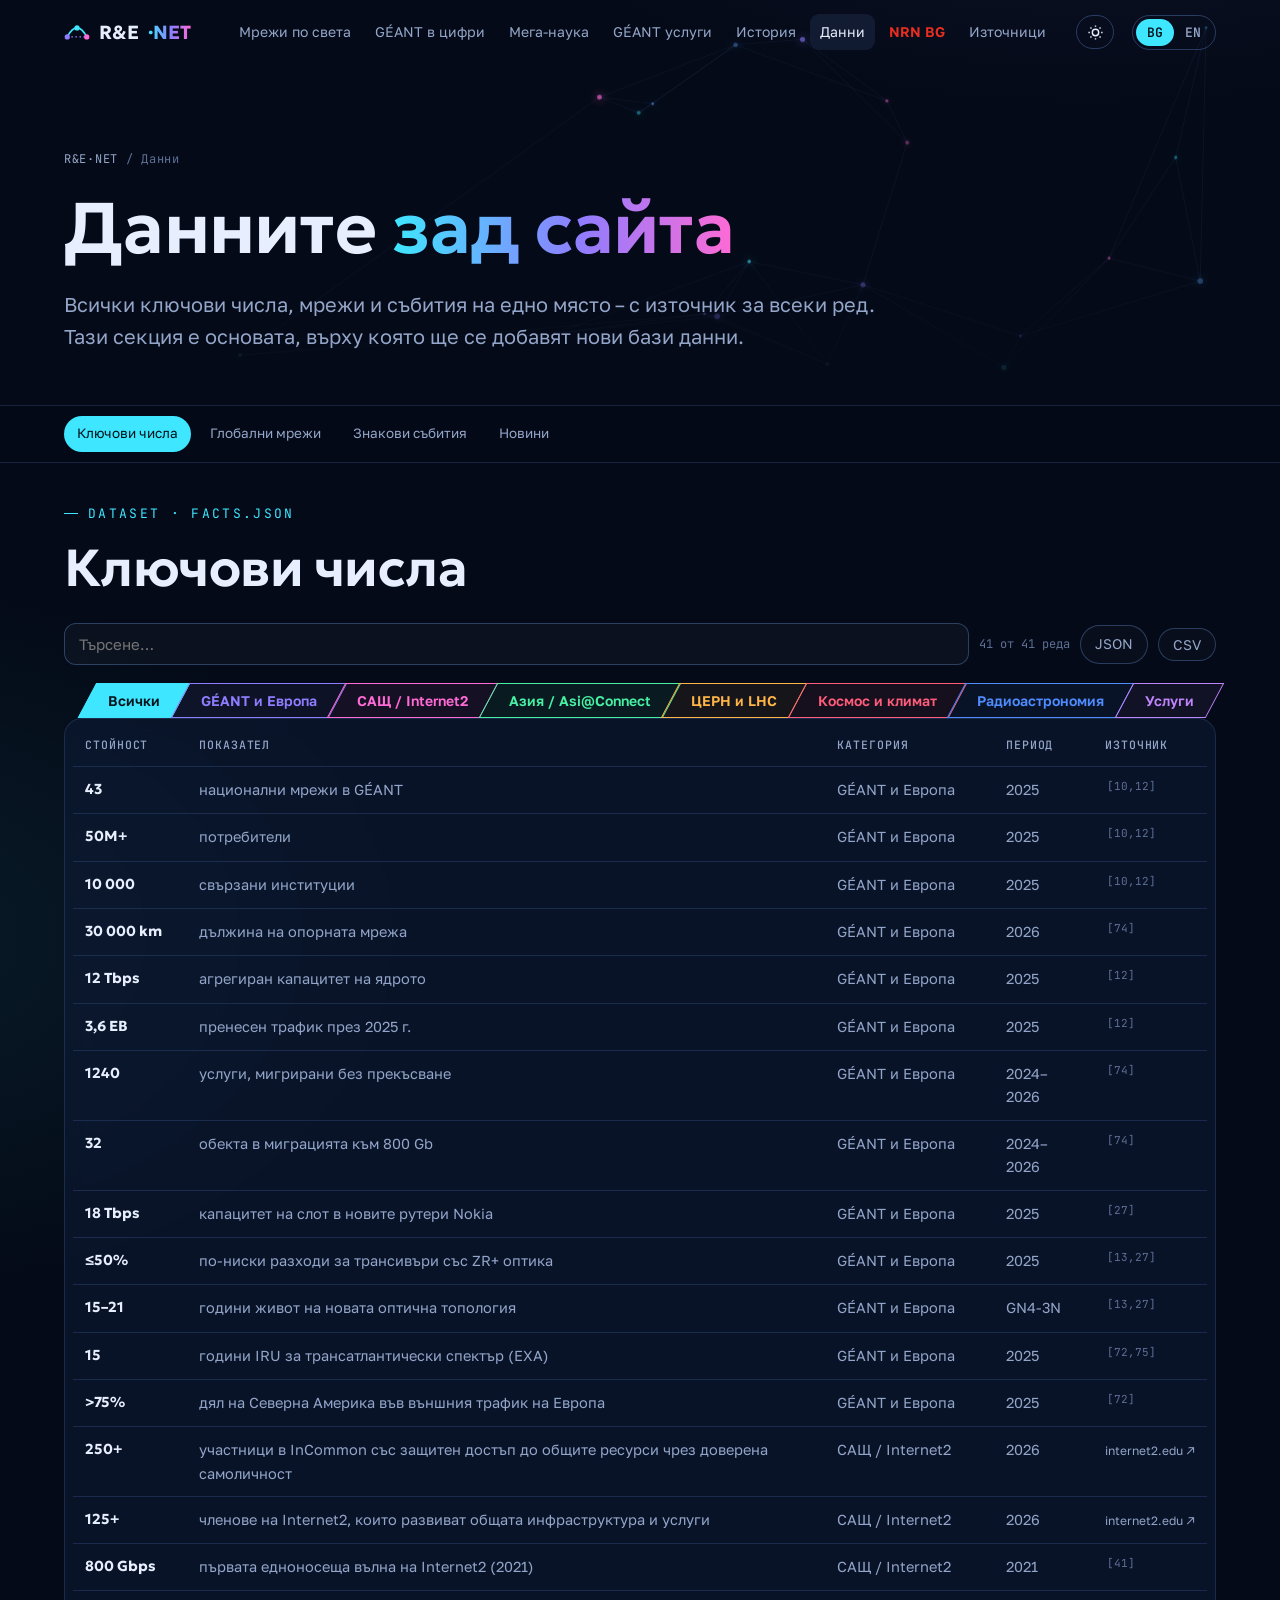
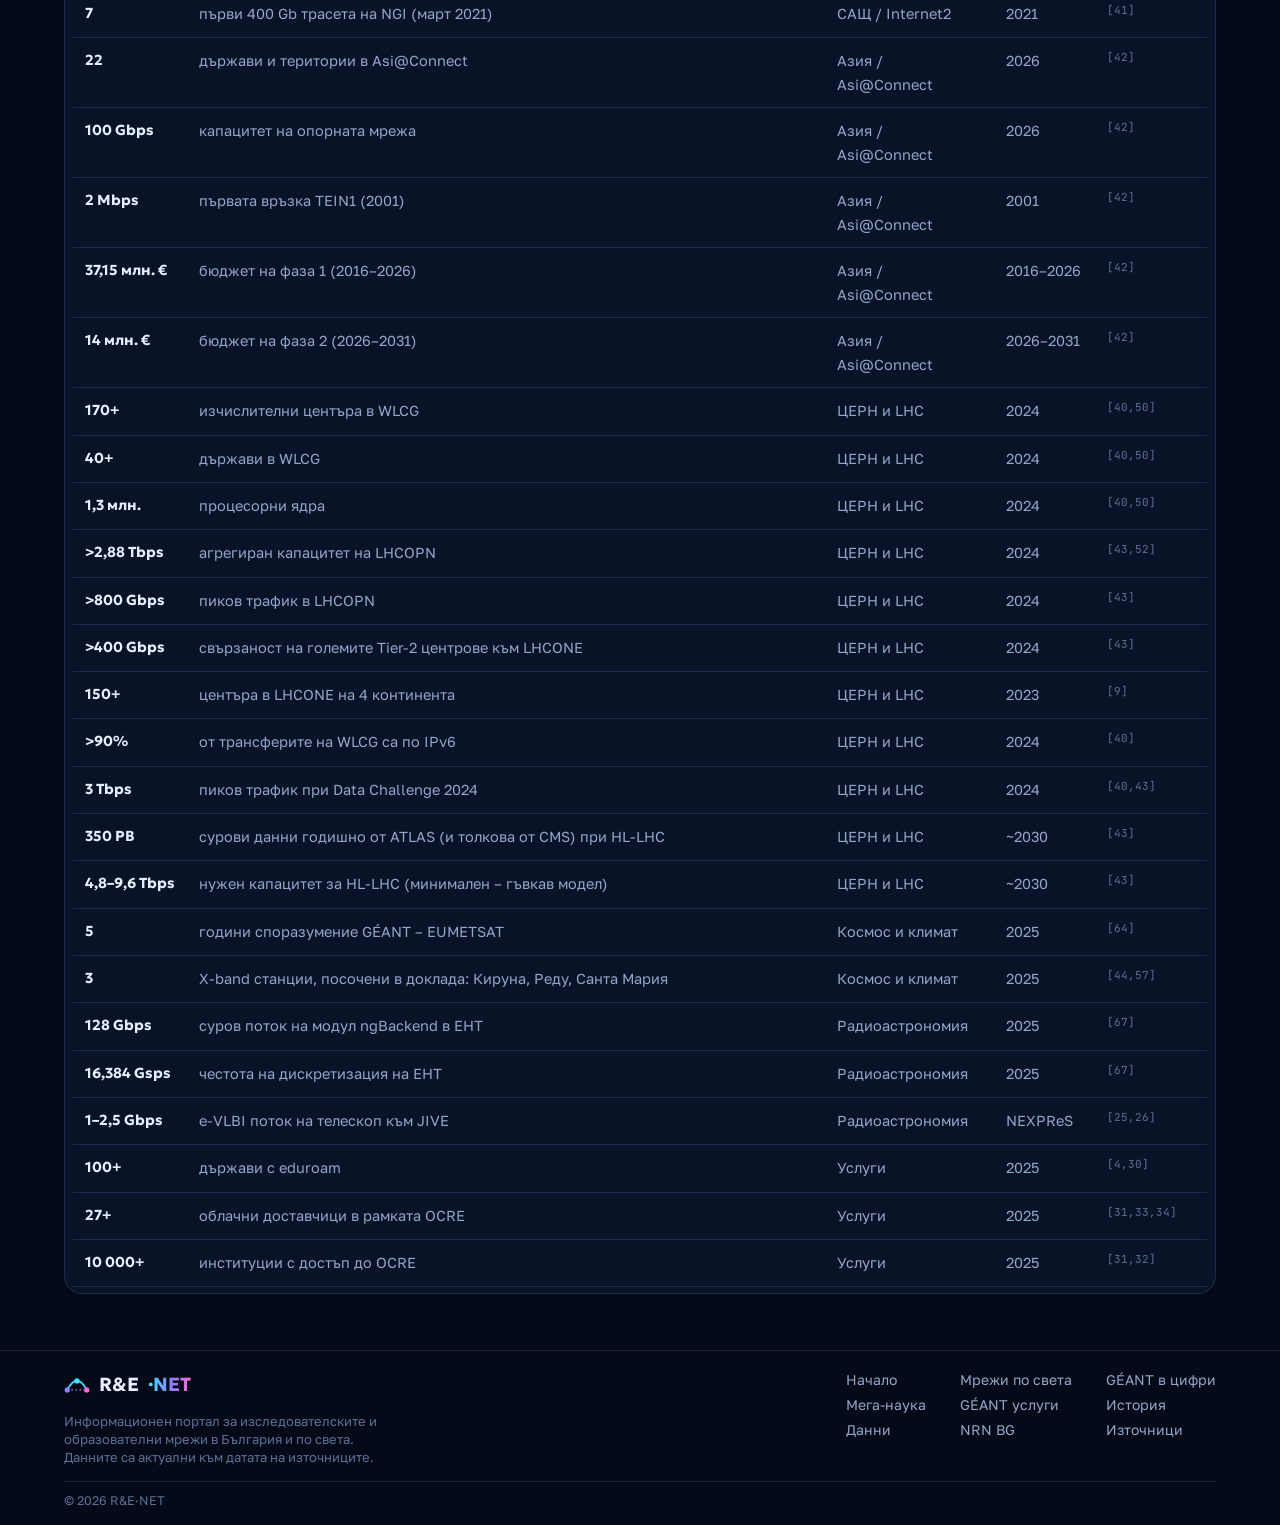
<file: data.html>
<!doctype html>
<html lang="bg" data-lang="bg">
<head>
<meta charset="utf-8">
<meta name="viewport" content="width=device-width,initial-scale=1">
<meta name="rn-title" data-bg="Данни" data-en="Data">
<title>Данни · R&amp;E·NET</title>
<meta name="description" content="Отворени данни за изследователските мрежи: ключови числа, мрежи и събития с източници — търсене, сортиране и изтегляне като JSON или CSV.">
<link rel="icon" href="assets/favicon.svg" type="image/svg+xml">
<link rel="preconnect" href="https://fonts.googleapis.com"><link rel="preconnect" href="https://fonts.gstatic.com" crossorigin>
<link href="https://fonts.googleapis.com/css2?family=Geologica:wght@400;600;700;800&family=Golos+Text:wght@400;500;600&family=JetBrains+Mono:wght@400;600&display=swap" rel="stylesheet">
<script>try{var t=new URLSearchParams(location.search).get("theme")||localStorage.getItem("renet-theme");if(t==="light")document.documentElement.dataset.theme="light"}catch(e){}</script>
<link rel="stylesheet" href="assets/css/main.css">
</head>
<body data-page="data">
<div id="shell-nav"></div>

<header class="phero">
  <canvas id="heroCanvas" data-density="26000" aria-hidden="true"></canvas>
  <div class="wrap">
    <div class="crumbs"><a href="home.html">R&amp;E·NET</a> / <span lang="bg">Данни</span><span lang="en">Data</span></div>
    <h1><span lang="bg">Данните <span class="grad">зад сайта</span></span><span lang="en">The data <span class="grad">behind the site</span></span></h1>
    <p class="lead"><span lang="bg">Всички ключови числа, мрежи и събития на едно място — с източник за всеки ред.<br>Тази секция е основата, върху която ще се добавят нови бази данни.</span><span lang="en">Every key figure, network and event in one place — with a source for each row.<br>This section is the foundation on which new databases will be added.</span></p>
  </div>
</header>
<nav class="subnav" data-tabs aria-label="On this page"><div class="wrap">
  <a href="#facts"><span lang="bg">Ключови числа</span><span lang="en">Key figures</span></a>
  <a href="#nets"><span lang="bg">Глобални мрежи</span><span lang="en">Global networks</span></a>
  <a href="#events"><span lang="bg">Знакови събития</span><span lang="en">Milestones</span></a>
  <a href="#roadmap"><span lang="bg">Новини</span><span lang="en">News</span></a>
</div></nav>

<section id="facts" class="tight">
  <div class="wrap">
    <div class="kicker">DATASET · facts.json</div>
    <h2 class="reveal"><span lang="bg">Ключови числа</span><span lang="en">Key figures</span></h2>
    <div class="toolbar"><input class="search" id="qFacts" type="search" aria-label="Search"><span class="count" id="cFacts"></span><a class="chip" href="data/facts.json" download>JSON</a><button class="chip" id="csvFacts">CSV</button></div>
    <div class="filters" id="fFacts" style="margin:0"></div>
    <div class="card tbl" style="padding:6px 8px"><table class="dtable" id="tFacts"></table></div>
  </div>
</section>

<section id="nets" class="tight">
  <div class="wrap">
    <div class="kicker">DATASET · networks.json</div>
    <h2 class="reveal"><span lang="bg">Глобални мрежи</span><span lang="en">Global networks</span></h2>
    <div class="toolbar"><input class="search" id="qNets" type="search" aria-label="Search"><span class="count" id="cNets"></span><a class="chip" href="data/networks.json" download>JSON</a><button class="chip" id="csvNets">CSV</button></div>
    <div class="card tbl" style="padding:6px 8px"><table class="dtable" id="tNets"></table></div>
  </div>
</section>

<section id="events" class="tight">
  <div class="wrap">
    <div class="kicker">DATASET · timeline.json</div>
    <h2 class="reveal"><span lang="bg">Знакови събития</span><span lang="en">Milestones</span></h2>
    <div class="toolbar"><input class="search" id="qEv" type="search" aria-label="Search"><span class="count" id="cEv"></span><a class="chip" href="data/timeline.json" download>JSON</a><button class="chip" id="csvEv">CSV</button></div>
    <div class="card tbl" style="padding:6px 8px"><table class="dtable" id="tEv"></table></div>
  </div>
</section>

<section id="roadmap" class="tight">
  <div class="wrap">
    <div class="kicker" style="color:var(--am)"><span lang="bg">Новини</span><span lang="en">News</span></div>
    <div class="wip reveal">
      <svg class="wipIco" viewBox="0 0 120 120" aria-hidden="true">
        <g class="wipGear"><path d="M60 22l6 1 2 9 7 3 8-5 8 8-5 8 3 7 9 2v12l-9 2-3 7 5 8-8 8-8-5-7 3-2 9H54l-2-9-7-3-8 5-8-8 5-8-3-7-9-2V54l9-2 3-7-5-8 8-8 8 5 7-3 2-9z" fill="none" stroke="currentColor" stroke-width="4" stroke-linejoin="round"/><circle cx="60" cy="60" r="13" fill="none" stroke="currentColor" stroke-width="4"/></g>
        <g class="wipCone"><path d="M84 112l12-40h6l12 40z" fill="var(--am)"/><path d="M89 96h20M86 106h26" stroke="#0b1530" stroke-width="5"/><rect x="78" y="110" width="42" height="6" rx="2" fill="var(--am)"/></g>
      </svg>
      <div><b><span lang="bg">В процес на разработка</span><span lang="en">Under development</span></b><p><span lang="bg">Скоро тук ще намерите актуални новини от изследователските и образователни мрежи в България и по света.</span><span lang="en">Soon you will find the latest news here from research and education networks in Bulgaria and around the world.</span></p></div>
    </div>
  </div>
</section>

<div id="shell-footer"></div>
<script src="assets/js/core.js"></script>
<script src="assets/js/pages/data.js"></script>
</body>
</html>
</file>
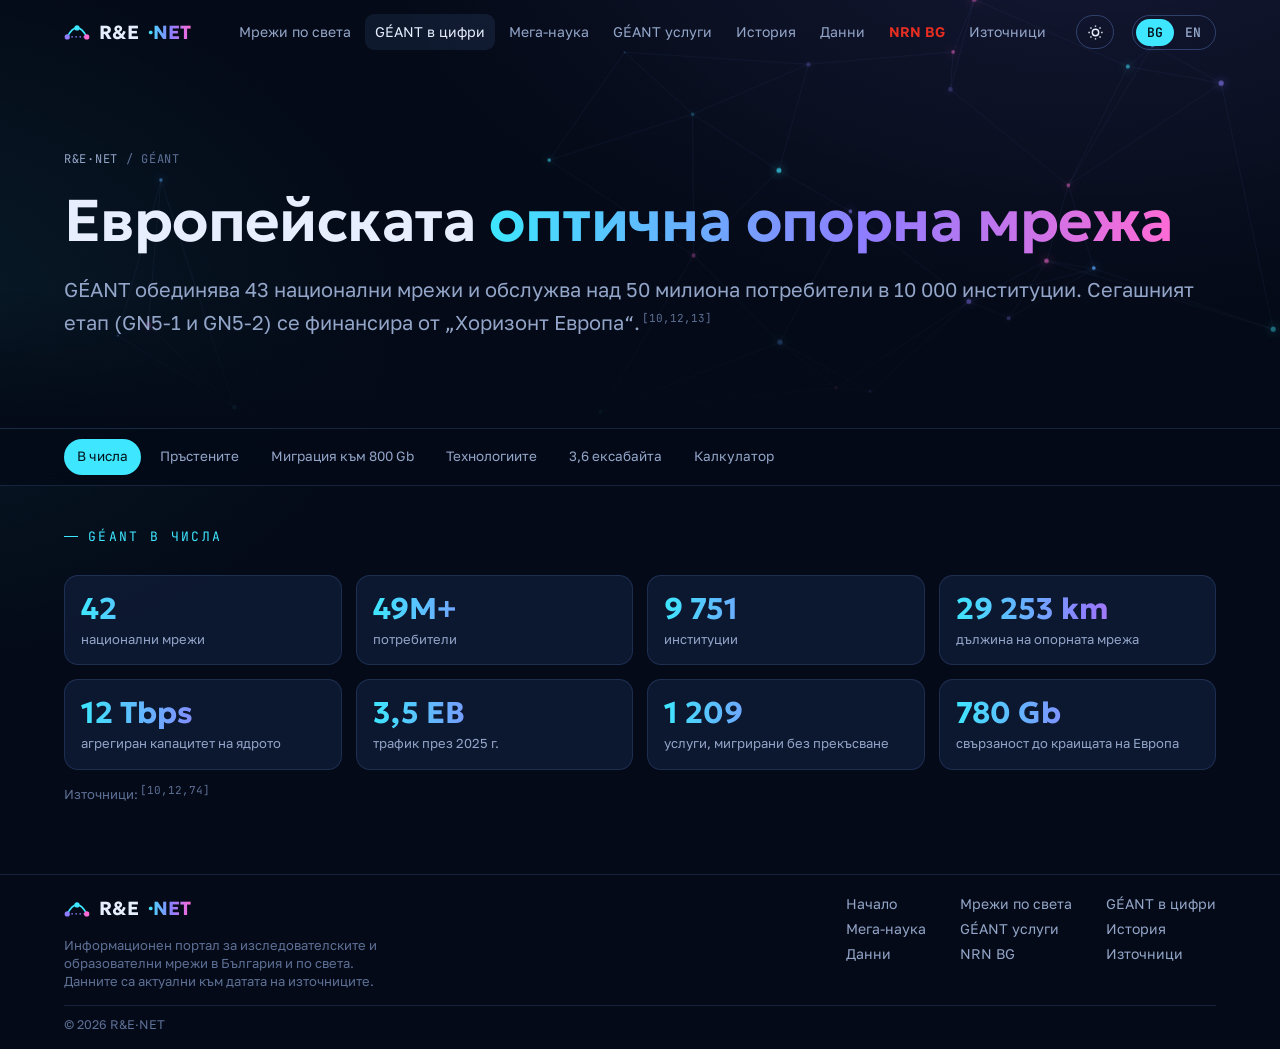
<file: europe.html>
<!doctype html>
<html lang="bg" data-lang="bg">
<head>
<meta charset="utf-8">
<meta name="viewport" content="width=device-width,initial-scale=1">
<meta name="rn-title" data-bg="GÉANT в цифри" data-en="GÉANT in numbers">
<title>GÉANT в цифри · R&amp;E·NET</title>
<meta name="description" content="GÉANT — европейската изследователска опорна мрежа: 43 национални мрежи, 30 000 km, 12 Tbps, 3,6 EB трафик през 2025 г. и миграция към 800&nbsp;Gb без прекъсване.">
<link rel="icon" href="assets/favicon.svg" type="image/svg+xml">
<link rel="preconnect" href="https://fonts.googleapis.com"><link rel="preconnect" href="https://fonts.gstatic.com" crossorigin>
<link href="https://fonts.googleapis.com/css2?family=Geologica:wght@400;600;700;800&family=Golos+Text:wght@400;500;600&family=JetBrains+Mono:wght@400;600&display=swap" rel="stylesheet">
<script>try{var t=new URLSearchParams(location.search).get("theme")||localStorage.getItem("renet-theme");if(t==="light")document.documentElement.dataset.theme="light"}catch(e){}</script>
<link rel="stylesheet" href="assets/css/main.css">
</head>
<body data-page="europe">
<div id="shell-nav"></div>

<header class="phero">
  <canvas id="heroCanvas" data-density="20000" aria-hidden="true"></canvas>
  <div class="wrap">
    <div class="crumbs"><a href="home.html">R&amp;E·NET</a> / GÉANT</div>
    <h1 class="h1Long"><span lang="bg">Европейската <span class="grad">оптична опорна мрежа</span></span><span lang="en">Europe’s <span class="grad">optical backbone</span></span></h1>
    <p class="lead"><span lang="bg">GÉANT обединява 43 национални мрежи и обслужва над 50 милиона потребители в 10 000 институции. Сегашният етап (GN5-1 и GN5-2) се финансира от „Хоризонт Европа“.<sup class="cite" data-c="10,12,13"></sup></span><span lang="en">GÉANT brings together 43 national networks and serves more than 50 million users in 10,000 institutions. The current phase (GN5-1 and GN5-2) is funded by Horizon Europe.<sup class="cite" data-c="10,12,13"></sup></span></p>
  </div>
</header>
<nav class="subnav" data-tabs aria-label="On this page"><div class="wrap">
  <a href="#today"><span lang="bg">В числа</span><span lang="en">In numbers</span></a>
  <a href="#rings"><span lang="bg">Пръстените</span><span lang="en">The rings</span></a>
  <a href="#migration"><span lang="bg">Миграция към 800&nbsp;Gb</span><span lang="en">800&nbsp;Gb migration</span></a>
  <a href="#hardware"><span lang="bg">Технологиите</span><span lang="en">The technology</span></a>
  <a href="#scale"><span lang="bg">3,6 ексабайта</span><span lang="en">3.6 exabytes</span></a>
  <a href="#calc"><span lang="bg">Калкулатор</span><span lang="en">Calculator</span></a>
</div></nav>

<section id="today" class="tight">
  <div class="wrap">
    <div class="kicker"><span lang="bg">GÉANT в числа</span><span lang="en">GÉANT in numbers</span></div>
    <div class="kpis mt">
      <div class="kpi reveal"><b class="grad" data-count="43">0</b><span lang="bg">национални мрежи</span><span lang="en">national networks</span></div>
      <div class="kpi reveal"><b class="grad" data-count="50" data-suf="M+">0</b><span lang="bg">потребители</span><span lang="en">users</span></div>
      <div class="kpi reveal"><b class="grad" data-count="10000">0</b><span lang="bg">институции</span><span lang="en">institutions</span></div>
      <div class="kpi reveal"><b class="grad" data-count="30000" data-suf=" km">0</b><span lang="bg">дължина на опорната мрежа</span><span lang="en">backbone length</span></div>
      <div class="kpi reveal"><b class="grad" data-count="12" data-suf=" Tbps">0</b><span lang="bg">агрегиран капацитет на ядрото</span><span lang="en">aggregate core capacity</span></div>
      <div class="kpi reveal"><b class="grad" data-count="3.6" data-dec="1" data-suf=" EB">0</b><span lang="bg">трафик през 2025 г.</span><span lang="en">traffic in 2025</span></div>
      <div class="kpi reveal"><b class="grad" data-count="1240">0</b><span lang="bg">услуги, мигрирани без прекъсване</span><span lang="en">services migrated with no downtime</span></div>
      <div class="kpi reveal"><b class="grad" data-count="800" data-suf="&nbsp;Gb">0</b><span lang="bg">свързаност до краищата на Европа</span><span lang="en">connectivity to Europe’s edges</span></div>
    </div>
    <p class="note" style="margin-top:12px"><span lang="bg">Източници:</span><span lang="en">Sources:</span><sup class="cite" data-c="10,12,74"></sup></p>
  </div>
</section>

<section id="rings">
  <div class="wrap">
    <div class="kicker"><span lang="bg">Оптичното ядро</span><span lang="en">The optical core</span></div>
    <h2 class="reveal"><span lang="bg">Пръстените на мрежата, 2024–2025</span><span lang="en">The network rings, 2024–2025</span></h2>
    <div class="rings mt">
      <div class="card screen reveal" style="padding:10px"><svg id="ringSvg" viewBox="0 0 520 440" role="img" aria-label="GÉANT ring capacities"></svg></div>
      <div class="reveal">
        <p style="color:var(--mut)"><span lang="bg">Ядрото е организирано в пръстени с различен капацитет. Западният, през който минават най-натоварените трасета, вече преминава към 800 Gbps.</span><span lang="en">The core is organised into rings of different capacity. The Western ring, which carries the busiest routes, is already moving to 800 Gbps.</span><sup class="cite" data-c="27,28"></sup></p>
        <div class="ringLeg" id="ringLeg"></div>
        <p class="note" style="margin-top:14px"><span lang="bg">Схема без географска точност; скоростта на импулсите е пропорционална на капацитета.</span><span lang="en">Not geographically accurate; pulse speed is proportional to capacity.</span></p>
      </div>
    </div>
  </div>
</section>

<section id="migration">
  <div class="wrap">
    <div class="kicker" style="color:var(--am)">06 · 2024 → 01 · 2026</div>
    <h2 class="reveal"><span lang="bg">Смяна на двигателя <span class="grad">в полет</span></span><span lang="en">Changing the engine <span class="grad">mid-flight</span></span></h2>
    <p class="lead reveal"><span lang="bg">През 2023 г. търгът за нов IP/MPLS слой е спечелен от Nokia и Nomios. От юни 2024 до януари 2026 г. екипът на GÉANT поетапно пренася цялата мрежа — първо ядрото, после крайните услуги — без нито едно прекъсване на живата мрежа.<sup class="cite" data-c="74"></sup></span><span lang="en">In 2023 the tender for a new IP/MPLS layer was won by Nokia and Nomios. From June 2024 to January 2026 the GÉANT team migrated the whole network in phases — core first, then edge services — without a single outage of the live network.<sup class="cite" data-c="74"></sup></span></p>
    <div class="split r mt">
      <div class="card reveal">
        <div style="display:flex;justify-content:space-between;align-items:baseline;gap:10px;flex-wrap:wrap"><h3 style="margin:0"><span lang="bg">Симулация на миграцията</span><span lang="en">Migration simulation</span></h3><button class="chip" id="migBtn">▶ <span lang="bg">Пуснете отново</span><span lang="en">Replay</span></button></div>
        <div id="migGrid" style="display:grid;grid-template-columns:repeat(8,1fr);gap:8px;margin:18px 0"></div>
        <div class="kpis" style="grid-template-columns:repeat(3,1fr)">
          <div class="kpi"><b id="migSvc" class="grad">0</b><span lang="bg">услуги</span><span lang="en">services</span></div>
          <div class="kpi"><b id="migSite" class="grad">0</b><span lang="bg">обекта</span><span lang="en">sites</span></div>
          <div class="kpi"><b style="color:var(--gr)">0</b><span lang="bg">минути прекъсване</span><span lang="en">minutes of downtime</span></div>
        </div>
        <p class="note" style="margin-top:10px" id="migDate"></p>
        <p class="note"><span lang="bg">Подредбата по месеци е илюстративна; общите числа и периодът са от източника.</span><span lang="en">The month-by-month order is illustrative; the totals and the period come from the source.</span></p>
      </div>
      <div class="reveal">
        <div class="steps" style="grid-template-columns:1fr">
          <div><b><span lang="bg">Модел вместо ръчни команди</span><span lang="en">Models instead of manual commands</span></b><span lang="bg">Внедряването минава през GÉANT Automation Platform (GAP), изградена върху отворения Workflow Orchestrator (WFO): мрежата се описва като модел, а платформата следи състоянието и оркестрира промените.</span><span lang="en">Deployment runs through the GÉANT Automation Platform (GAP), built on the open-source Workflow Orchestrator (WFO): the network is described as a model, and the platform tracks state and orchestrates changes.</span></div>
          <div><b><span lang="bg">Ядрото първо</span><span lang="en">Core first</span></b><span lang="bg">Първите фази интегрират новата опорна мрежа, после идва редът на крайните услуги към членовете.</span><span lang="en">The first phases integrate the new backbone; then it is the turn of the edge services to members.</span></div>
          <div><b><span lang="bg">Мрежата като софтуер</span><span lang="en">The network as software</span></b><span lang="bg">Успехът се дължи на тясното сътрудничество между мрежовия и софтуерния екип и подготвя самообслужване на свързаността за членовете.</span><span lang="en">Success came from close collaboration between the network and software teams, and it paves the way for self-service connectivity for members.</span></div>
        </div>
        <p class="note" style="margin-top:10px"><span lang="bg">Източник:</span><span lang="en">Source:</span><sup class="cite" data-c="74"></sup></p>
      </div>
    </div>
  </div>
</section>

<section id="hardware">
  <div class="wrap">
    <div class="kicker"><span lang="bg">Технологиите</span><span lang="en">The technology</span></div>
    <h2 class="reveal"><span lang="bg">Влакно, спектър, <span class="grad">силиций</span></span><span lang="en">Fibre, spectrum, <span class="grad">silicon</span></span></h2>
    <div class="grid3 mt">
      <div class="card reveal"><div class="ico"><svg viewBox="0 0 24 24" fill="none" stroke="currentColor" stroke-width="1.8"><path d="M2 12c4-6 16-6 20 0M2 12c4 6 16 6 20 0"/><circle cx="12" cy="12" r="2.5"/></svg></div><h4><span lang="bg">Собствено тъмно влакно</span><span lang="en">Owned dark fibre</span></h4><p lang="bg">Преход от наети капацитети към дългосрочна собственост върху тъмни влакна и оптичен спектър (FlexGrid). Новата топология от GN4-3N е планирана за 15 до 21 години.<sup class="cite" data-c="10,13,27"></sup></p><p lang="en">A shift from leased capacity to long-term ownership of dark fibre and optical spectrum (FlexGrid). The new GN4-3N topology is planned for 15 to 21 years.<sup class="cite" data-c="10,13,27"></sup></p></div>
      <div class="card reveal"><div class="ico"><svg viewBox="0 0 24 24" fill="none" stroke="currentColor" stroke-width="1.8"><rect x="3" y="4" width="18" height="6" rx="1.5"/><rect x="3" y="14" width="18" height="6" rx="1.5"/><path d="M7 7h.01M7 17h.01"/></svg></div><h4><span lang="bg">Рутери Nokia FP5</span><span lang="en">Nokia FP5 routers</span></h4><p lang="bg">Juniper MX се заменят с Nokia 7750 SR-7s и SR-2se на чипсета FP5 — до 18 Tbps на слот.<sup class="cite" data-c="27"></sup></p><p lang="en">Juniper MX routers are replaced by Nokia 7750 SR-7s and SR-2se on the FP5 chipset — up to 18 Tbps per slot.<sup class="cite" data-c="27"></sup></p></div>
      <div class="card reveal"><div class="ico"><svg viewBox="0 0 24 24" fill="none" stroke="currentColor" stroke-width="1.8"><path d="M4 17l5-5 4 4 7-8"/><path d="M15 8h5v5"/></svg></div><h4><span lang="bg">ZR+ оптика 400&nbsp;Gb/800&nbsp;Gb</span><span lang="en">400&nbsp;Gb/800&nbsp;Gb ZR+ optics</span></h4><p lang="bg">Кохерентните pluggable модули намаляват разходите за трансивъри до 50% и снижават енергийната консумация.<sup class="cite" data-c="13,27"></sup></p><p lang="en">Coherent pluggable modules cut transceiver costs by up to 50% and lower energy consumption.<sup class="cite" data-c="13,27"></sup></p></div>
    </div>
  </div>
</section>

<section id="scale">
  <div class="wrap">
    <div class="kicker"><span lang="bg">Мащаб</span><span lang="en">Scale</span></div>
    <h2 class="reveal"><span lang="bg">Колко са <span class="grad">3,6 ексабайта</span>?</span><span lang="en">How big is <span class="grad">3.6 exabytes</span>?</span></h2>
    <p class="note" style="margin-top:-19px"><span lang="bg">Толкова трафик е пренесен през магистралите на GÉANT през 2025 г.<sup class="cite" data-c="12"></sup> Сравненията са изчислени от нас.</span><span lang="en">That much traffic crossed GÉANT’s backbone in 2025.<sup class="cite" data-c="12"></sup> The comparisons are our own calculations.</span></p>
    <div class="eb mt">
      <div class="card reveal"><b class="grad" data-count="766" data-suf="M">0</b><span lang="bg">DVD диска по 4,7 GB</span><span lang="en">4.7 GB DVDs</span></div>
      <div class="card reveal"><b class="grad" data-count="919" data-suf=" km">0</b><span lang="bg">височина на купчината от тези дискове (1,2 мм всеки)</span><span lang="en">height of that stack of discs (1.2 mm each)</span></div>
      <div class="card reveal"><b class="grad" data-count="0.91" data-dec="2" data-suf=" Tbps">0</b><span lang="bg">среден поток денонощно през цялата година</span><span lang="en">average flow, around the clock, all year</span></div>
    </div>
  </div>
</section>

<section id="calc">
  <div class="wrap">
    <div class="card reveal">
      <h3><span lang="bg">Калкулатор: колко време отнема преносът?</span><span lang="en">Calculator: how long does the transfer take?</span></h3>
      <div class="calc">
        <div>
          <label><span lang="bg">Набор от данни</span><span lang="en">Dataset</span></label><div class="opts" id="dsOpts"></div>
          <label><span lang="bg">Връзка</span><span lang="en">Link</span></label><div class="opts" id="lkOpts"></div>
        </div>
        <div class="card result" style="background:rgba(0,0,0,.25)">
          <span class="note"><span lang="bg">Време за пренос при пълно натоварване</span><span lang="en">Transfer time at full line rate</span></span>
          <div class="time grad" id="calcTime">—</div>
          <div class="pipe"><i id="calcPipe"></i></div>
          <div class="note" id="calcCmp"></div>
          <p class="note" style="margin-top:10px"><span lang="bg">Идеализирано: без служебна информация на протоколите и без други потоци. 350 PB са годишните сурови данни на един експеримент при HL-LHC; останалите размери са илюстративни.</span><span lang="en">Idealised: no protocol overhead and no competing flows. 350 PB is one experiment’s yearly raw data at HL-LHC; other sizes are illustrative.</span><sup class="cite" data-c="43"></sup></p>
        </div>
      </div>
    </div>
  </div>
</section>

<div id="shell-footer"></div>
<script src="assets/js/core.js"></script>
<script src="assets/js/pages/europe.js"></script>
</body>
</html>
</file>
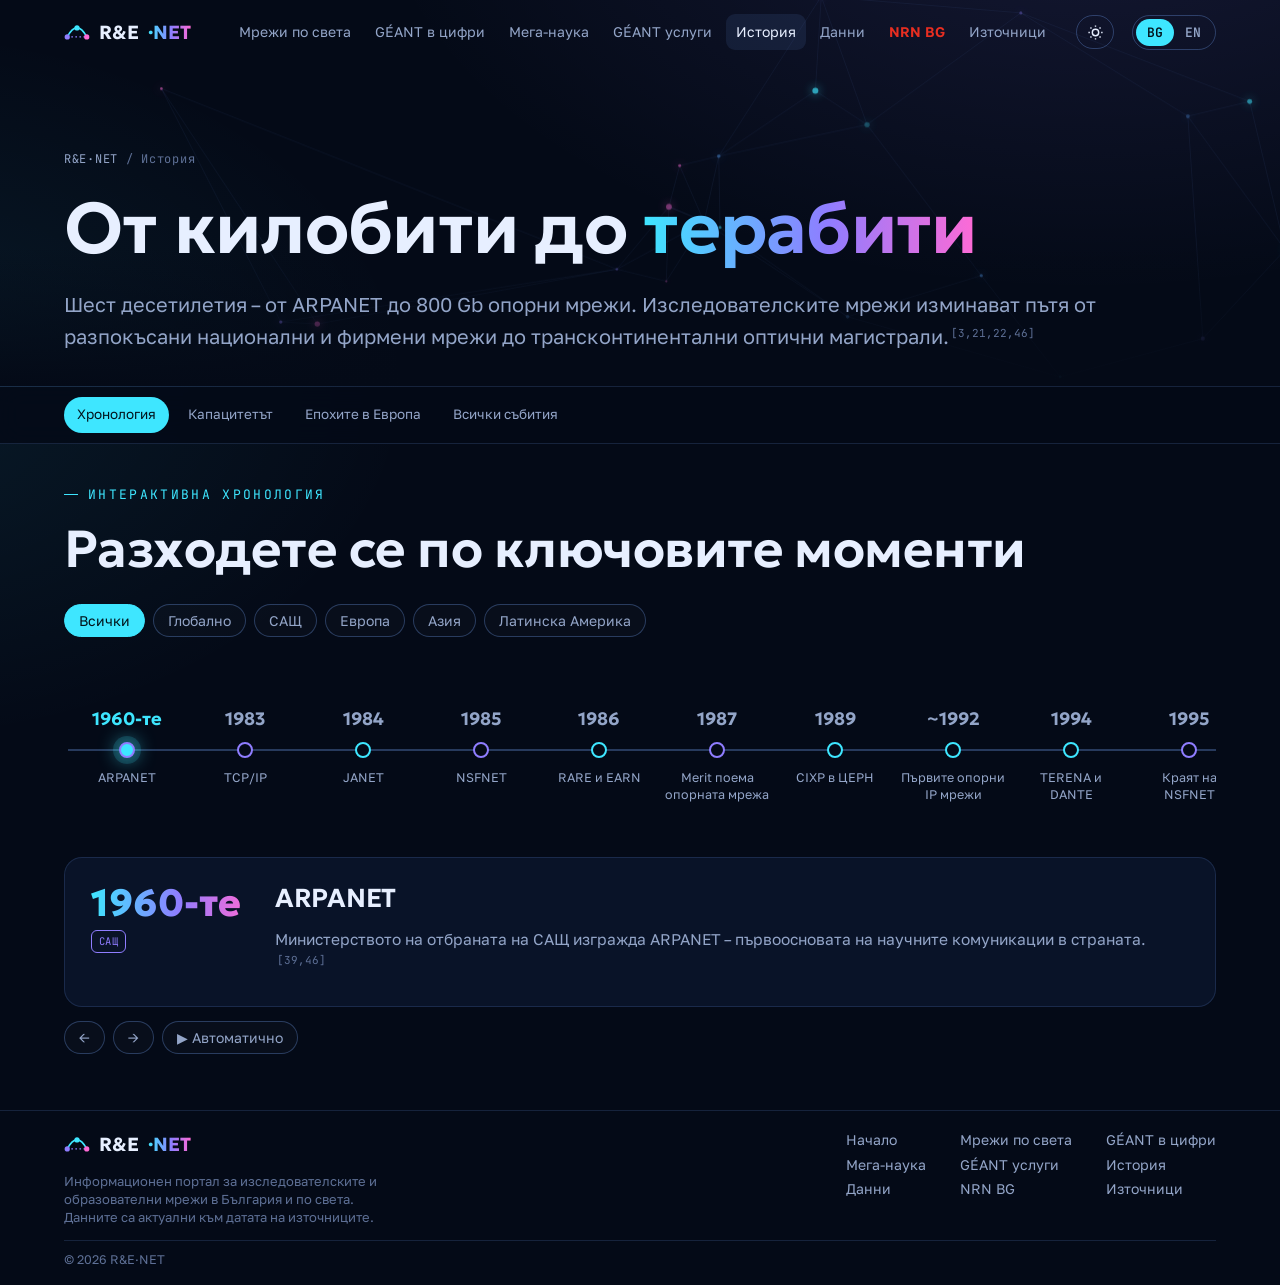
<file: history.html>
<!doctype html>
<html lang="bg" data-lang="bg">
<head>
<meta charset="utf-8">
<meta name="viewport" content="width=device-width,initial-scale=1">
<meta name="rn-title" data-bg="История" data-en="History">
<title>История · R&amp;E·NET</title>
<meta name="description" content="Хронология на изследователските мрежи: ARPANET, NSFNET, JANET, RARE, TERENA, GÉANT, Internet2, TEIN и Asi@Connect, 800&nbsp;Gb и HL-LHC.">
<link rel="icon" href="assets/favicon.svg" type="image/svg+xml">
<link rel="preconnect" href="https://fonts.googleapis.com"><link rel="preconnect" href="https://fonts.gstatic.com" crossorigin>
<link href="https://fonts.googleapis.com/css2?family=Geologica:wght@400;600;700;800&family=Golos+Text:wght@400;500;600&family=JetBrains+Mono:wght@400;600&display=swap" rel="stylesheet">
<script>try{var t=new URLSearchParams(location.search).get("theme")||localStorage.getItem("renet-theme");if(t==="light")document.documentElement.dataset.theme="light"}catch(e){}</script>
<link rel="stylesheet" href="assets/css/main.css">
</head>
<body data-page="history">
<div id="shell-nav"></div>

<header class="phero">
  <canvas id="heroCanvas" data-density="24000" aria-hidden="true"></canvas>
  <div class="wrap">
    <div class="crumbs"><a href="home.html">R&amp;E·NET</a> / <span lang="bg">История</span><span lang="en">History</span></div>
    <h1><span lang="bg">От килобити до <span class="grad">терабити</span></span><span lang="en">From kilobits to <span class="grad">terabits</span></span></h1>
    <p class="lead"><span lang="bg">Шест десетилетия — от ARPANET до 800&nbsp;Gb опорни мрежи. Изследователските мрежи изминават пътя от разпокъсани национални и фирмени мрежи до трансконтинентални оптични магистрали.<sup class="cite" data-c="3,21,22,46"></sup></span><span lang="en">Six decades — from ARPANET to 800&nbsp;Gb backbones. Research networks travelled from fragmented national and vendor networks to transcontinental optical highways.<sup class="cite" data-c="3,21,22,46"></sup></span></p>
  </div>
</header>
<nav class="subnav" data-tabs aria-label="On this page"><div class="wrap">
  <a href="#timeline"><span lang="bg">Хронология</span><span lang="en">Timeline</span></a>
  <a href="#capacity"><span lang="bg">Капацитетът</span><span lang="en">Capacity</span></a>
  <a href="#eras"><span lang="bg">Епохите в Европа</span><span lang="en">Europe’s eras</span></a>
  <a href="#all"><span lang="bg">Всички събития</span><span lang="en">All events</span></a>
</div></nav>

<section id="timeline" class="tight">
  <div class="wrap">
    <div class="kicker"><span lang="bg">Интерактивна хронология</span><span lang="en">Interactive timeline</span></div>
    <h2 class="reveal"><span lang="bg">Разходете се по ключовите моменти</span><span lang="en">Walk through the key moments</span></h2>
    <div class="tlFilters" id="tlFilters"></div>
    <div class="tl">
      <div class="tlTrack" id="tlTrack"></div>
      <div class="card tlDetail" id="tlDetail"></div>
      <div class="tlNav"><button class="chip" id="tlPrev" aria-label="Previous">←</button><button class="chip" id="tlNext" aria-label="Next">→</button><button class="chip" id="tlPlay">▶ <span lang="bg">Автоматично</span><span lang="en">Autoplay</span></button></div>
    </div>
  </div>
</section>

<section id="capacity">
  <div class="wrap">
    <div class="card reveal">
      <h3><span lang="bg">Капацитетът на ядрото през епохите</span><span lang="en">Core capacity through the eras</span> <span class="badge">LOG</span></h3>
      <p class="note"><span lang="bg">Логаритмична скала — всяко деление е десетократен скок. От 2 Mbps на TEIN1 до 12 Tbps на GÉANT капацитетът расте шест милиона пъти.</span><span lang="en">Logarithmic scale — each step is a tenfold leap. From TEIN1’s 2 Mbps to GÉANT’s 12 Tbps, capacity grows six million times.</span></p>
      <div class="capChart" id="capChart"></div>
    </div>
  </div>
</section>

<section id="eras">
  <div class="wrap">
    <div class="kicker"><span lang="bg">Европа</span><span lang="en">Europe</span></div>
    <h2 class="reveal"><span lang="bg">Четирите епохи на европейската мрежа</span><span lang="en">The four eras of Europe’s network</span></h2>
    <div class="card mt reveal tbl"><table class="cmp"><thead><tr><th><span lang="bg">Епоха</span><span lang="en">Era</span></th><th><span lang="bg">Архитектура и протоколи</span><span lang="en">Architecture &amp; protocols</span></th><th><span lang="bg">Капацитет</span><span lang="en">Capacity</span></th><th><span lang="bg">Постижение</span><span lang="en">Achievement</span></th></tr></thead><tbody id="eraBody"></tbody></table></div>
  </div>
</section>

<section id="all">
  <div class="wrap">
    <div class="kicker"><span lang="bg">Пълен списък</span><span lang="en">Full list</span></div>
    <h2 class="reveal"><span lang="bg">Всички събития</span><span lang="en">All events</span></h2>
    <div id="vlist" class="mt"></div>
  </div>
</section>

<div id="shell-footer"></div>
<script src="assets/js/core.js"></script>
<script src="assets/js/pages/history.js"></script>
</body>
</html>
</file>
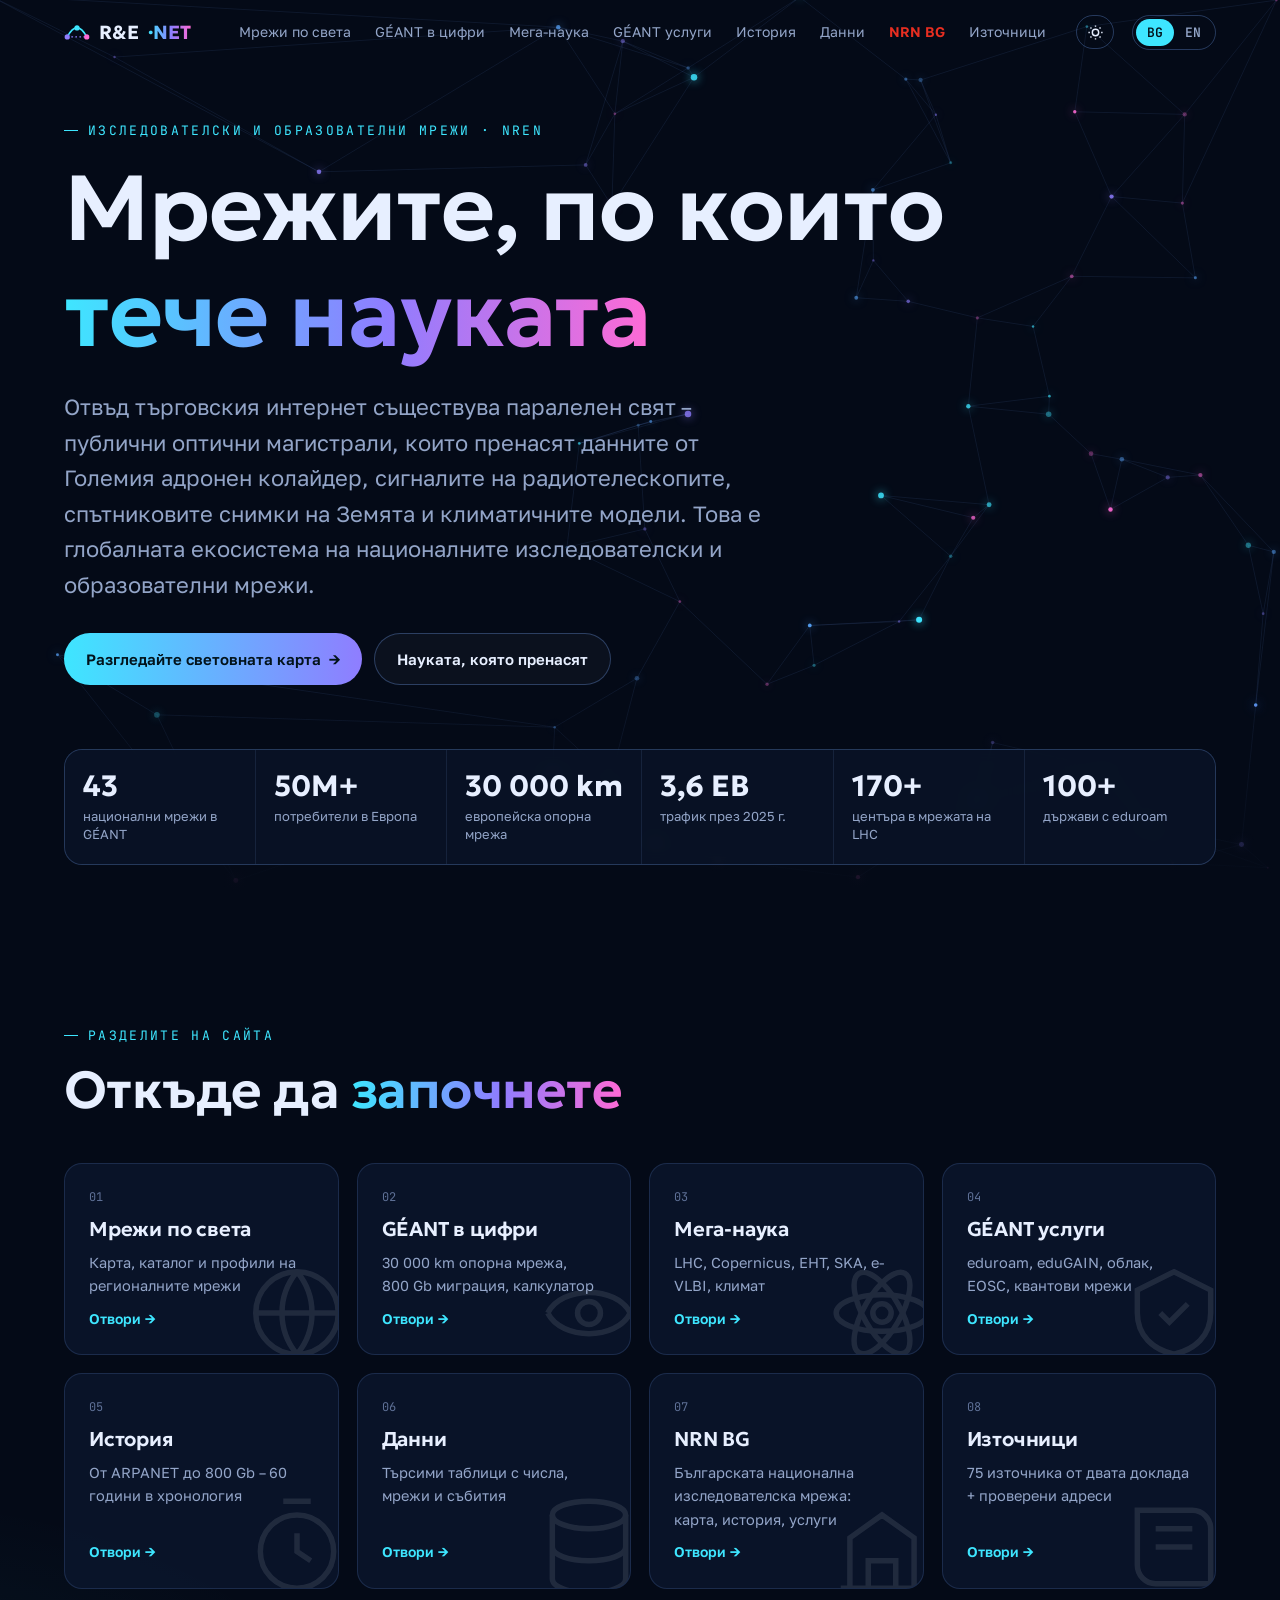
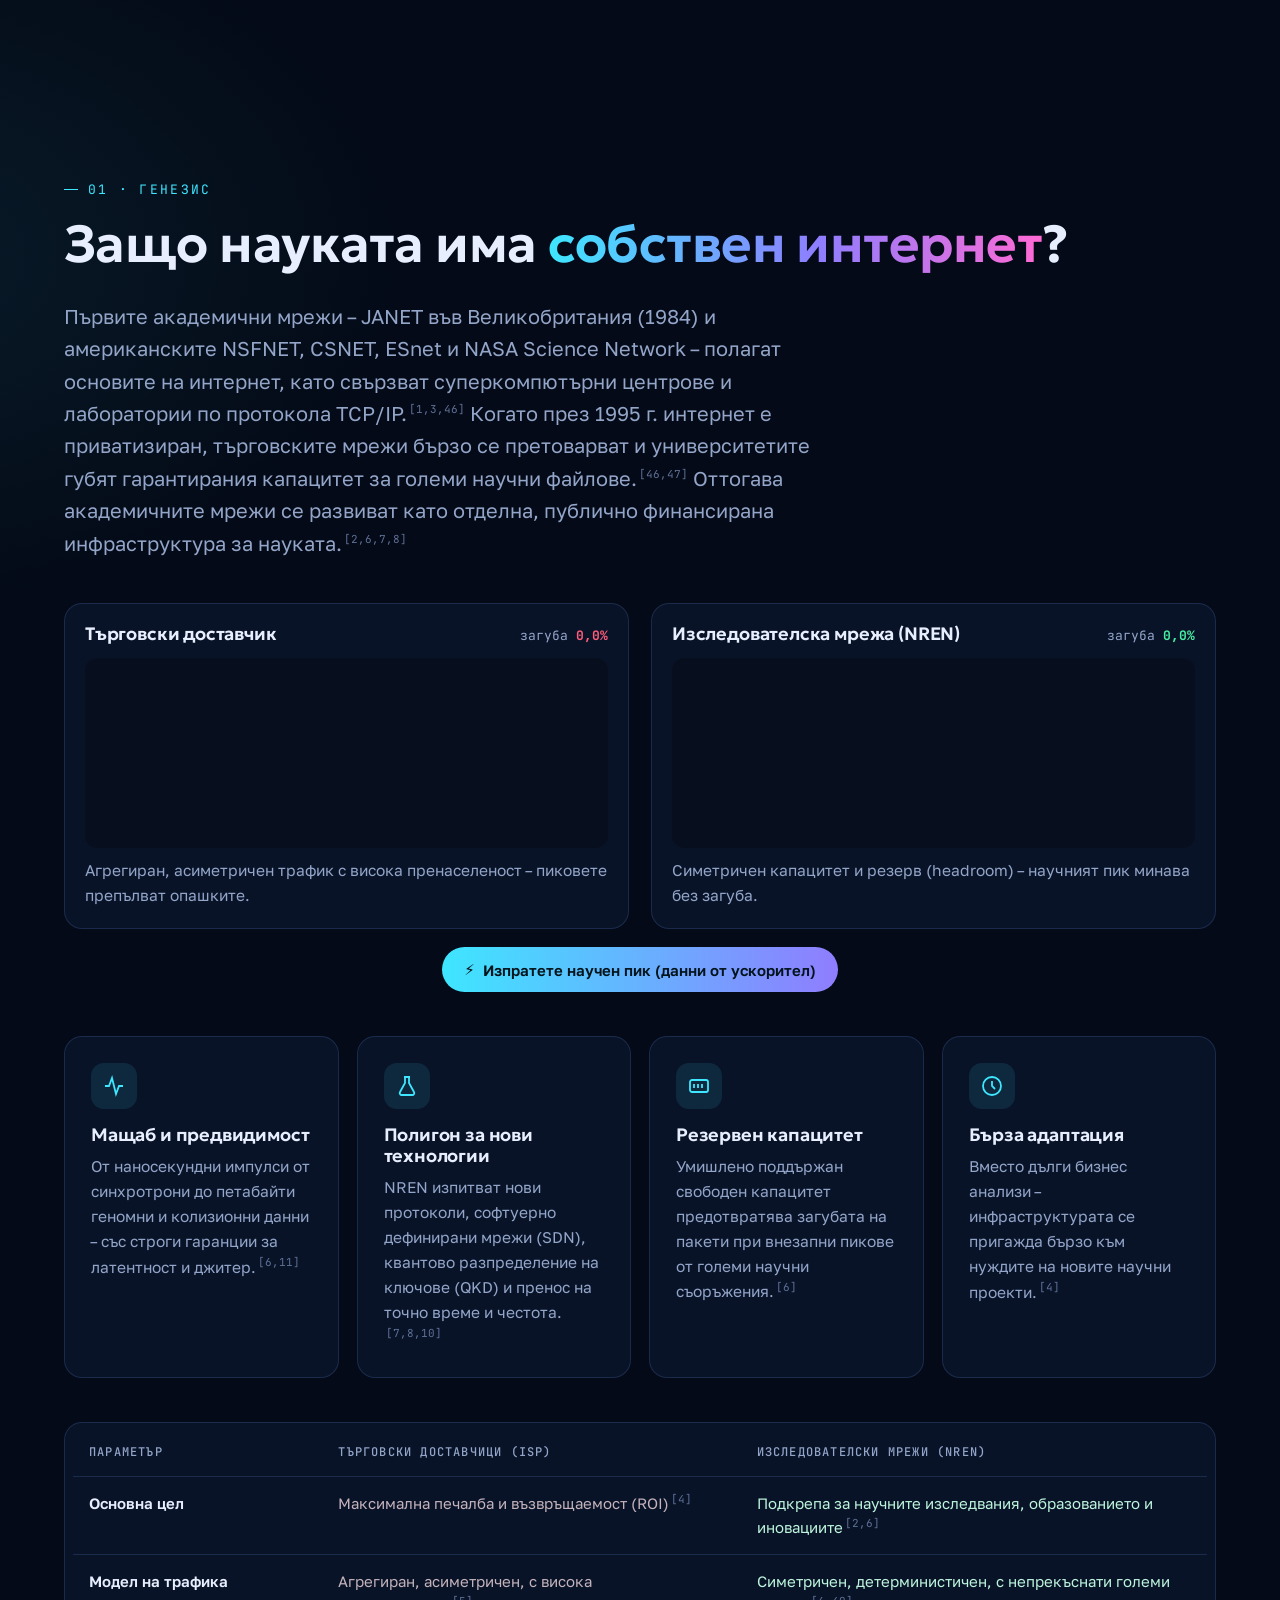
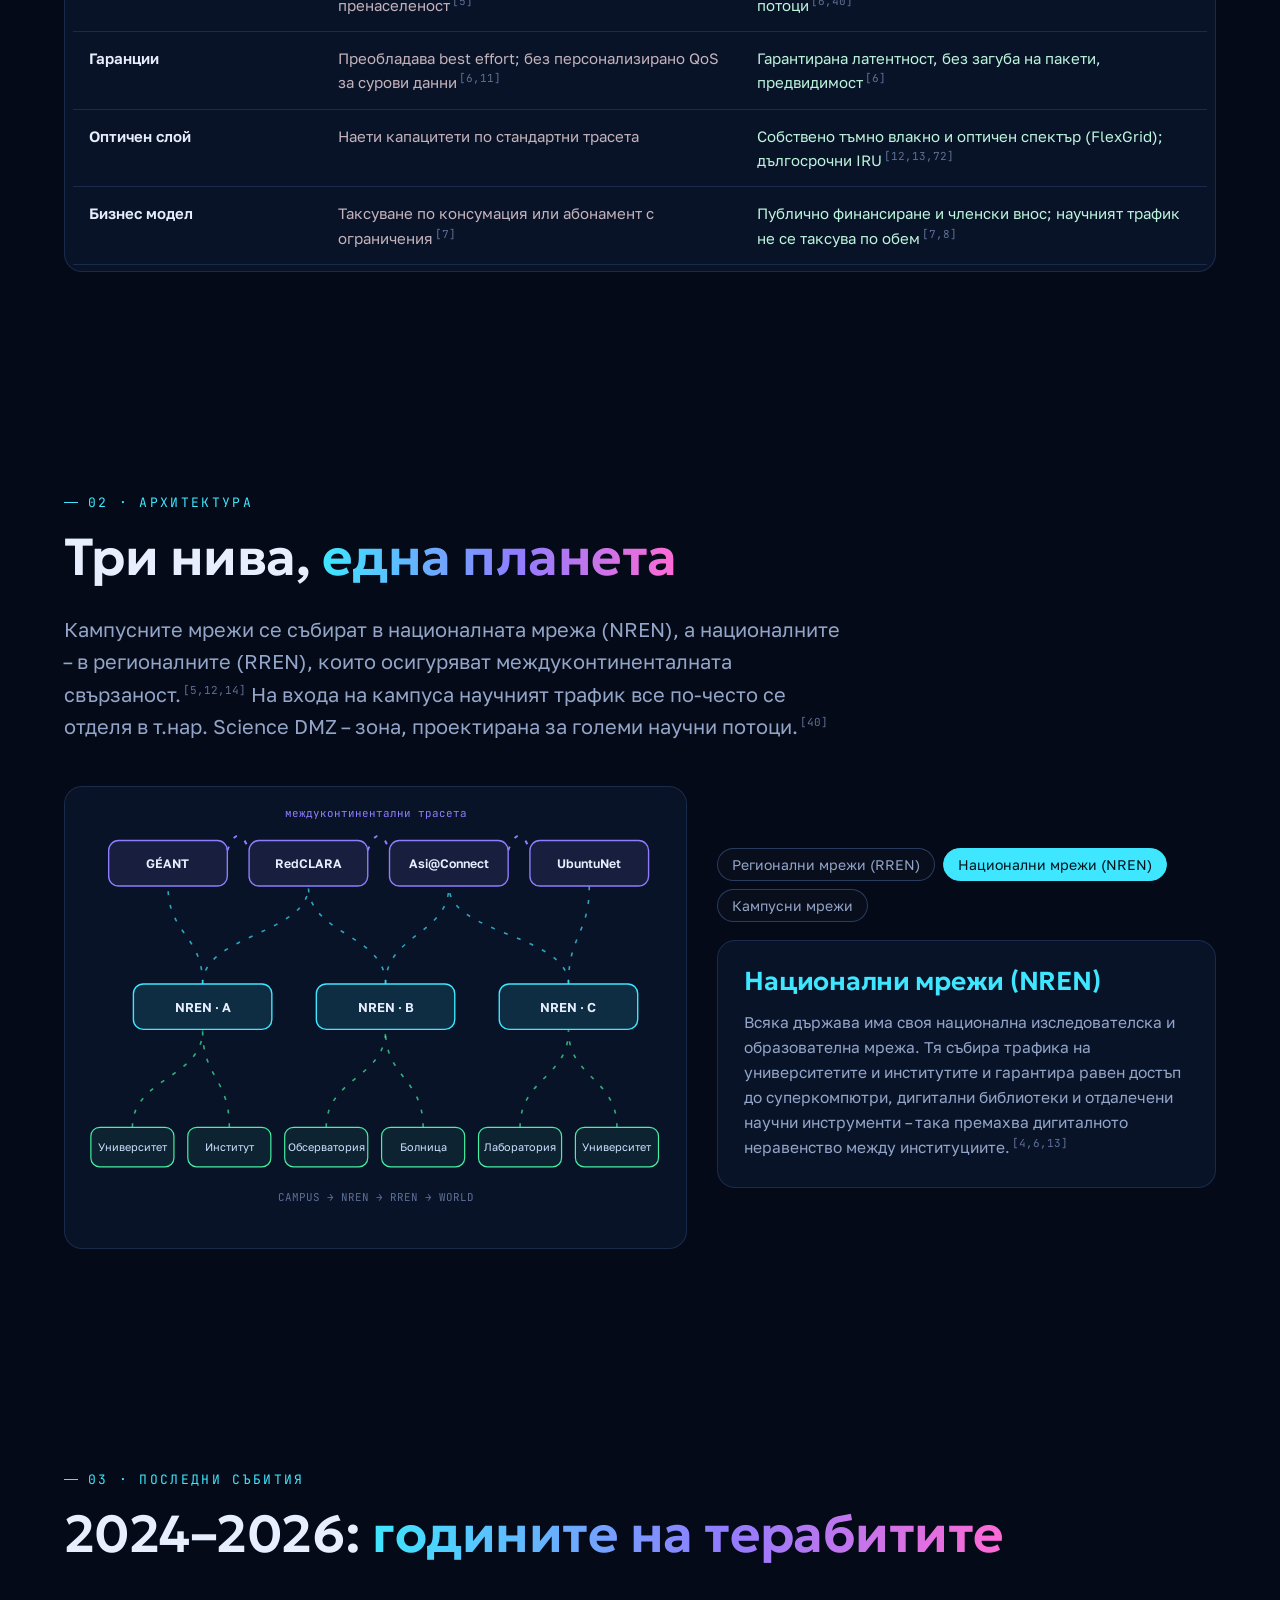
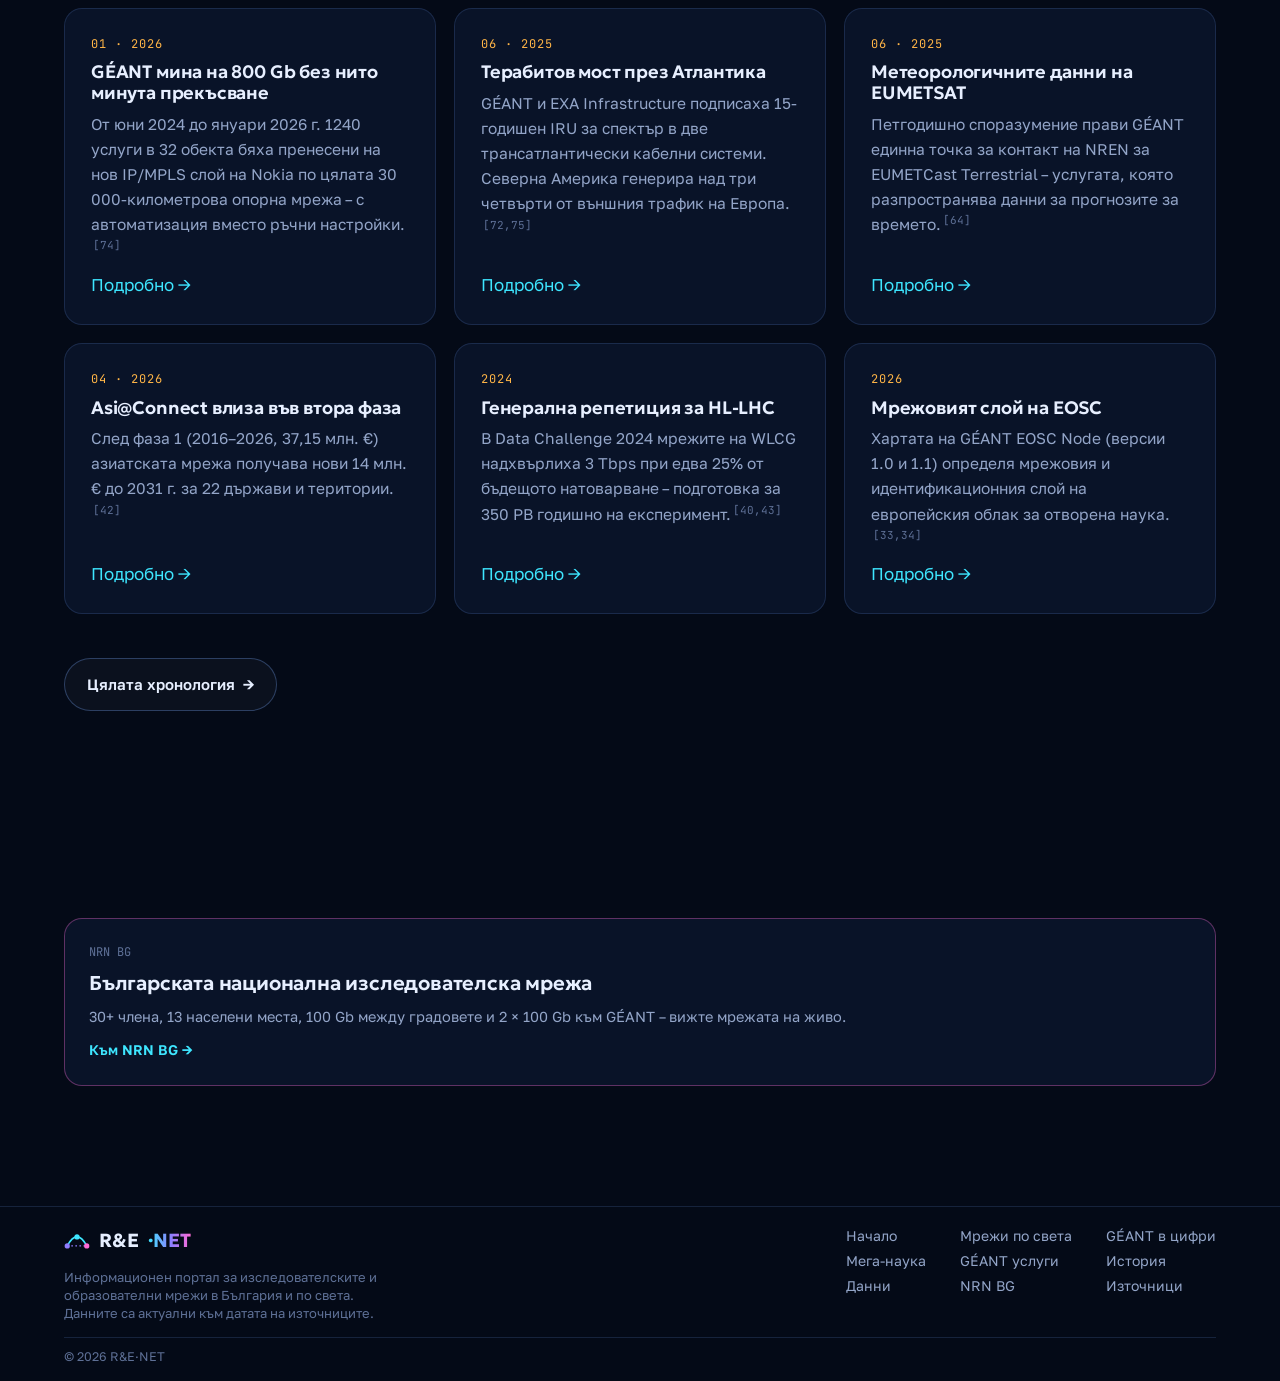
<file: home.html>
<!doctype html>
<html lang="bg" data-lang="bg">
<head>
<meta charset="utf-8">
<meta name="viewport" content="width=device-width,initial-scale=1">
<meta name="rn-title" data-bg="Мрежите на науката" data-en="The networks of science">
<title>Мрежите на науката · R&amp;E·NET</title>
<meta name="description" content="Двуезичен интерактивен сайт за изследователските и образователните мрежи по света и в ЕС: GÉANT, Internet2, Asi@Connect, RedCLARA, UbuntuNet, WACREN, ASREN и мега-науката, която пренасят.">
<link rel="icon" href="assets/favicon.svg" type="image/svg+xml">
<link rel="preconnect" href="https://fonts.googleapis.com"><link rel="preconnect" href="https://fonts.gstatic.com" crossorigin>
<link href="https://fonts.googleapis.com/css2?family=Geologica:wght@400;600;700;800&family=Golos+Text:wght@400;500;600&family=JetBrains+Mono:wght@400;600&display=swap" rel="stylesheet">
<script>try{var t=new URLSearchParams(location.search).get("theme")||localStorage.getItem("renet-theme");if(t==="light")document.documentElement.dataset.theme="light"}catch(e){}</script>
<link rel="stylesheet" href="assets/css/main.css">
</head>
<body data-page="home">
<div id="shell-nav"></div>

<header class="hero home">
  <canvas id="heroCanvas" aria-hidden="true"></canvas>
  <div class="wrap">
    <div class="kicker"><span lang="bg">Изследователски и образователни мрежи · NREN</span><span lang="en">Research &amp; Education Networks · NREN</span></div>
    <h1><span lang="bg">Мрежите, по които <span class="grad">тече науката</span></span><span lang="en">The networks <span class="grad">science runs on</span></span></h1>
    <p class="lead"><span lang="bg">Отвъд търговския интернет съществува паралелен свят — публични оптични магистрали, които пренасят данните от Големия адронен колайдер, сигналите на радиотелескопите, спътниковите снимки на Земята и климатичните модели. Това е глобалната екосистема на националните изследователски и образователни мрежи.</span><span lang="en">Beyond the commercial internet lies a parallel world: public optical highways that carry data from the Large Hadron Collider, signals from radio telescopes, satellite images of the Earth and climate models. This is the global ecosystem of national research and education networks.</span></p>
    <div class="btns">
      <a class="btn pri" href="networks.html"><span lang="bg">Разгледайте световната карта</span><span lang="en">Explore the world map</span> →</a>
      <a class="btn" href="science.html"><span lang="bg">Науката, която пренасят</span><span lang="en">The science they carry</span></a>
    </div>
    <div class="stats">
      <div class="stat"><b data-count="43">0</b><span lang="bg">национални мрежи в GÉANT</span><span lang="en">national networks in GÉANT</span></div>
      <div class="stat"><b data-count="50" data-suf="M+">0</b><span lang="bg">потребители в Европа</span><span lang="en">users across Europe</span></div>
      <div class="stat"><b data-count="30000" data-suf=" km">0</b><span lang="bg">европейска опорна мрежа</span><span lang="en">European backbone</span></div>
      <div class="stat"><b data-count="3.6" data-dec="1" data-suf=" EB">0</b><span lang="bg">трафик през 2025 г.</span><span lang="en">traffic carried in 2025</span></div>
      <div class="stat"><b data-count="170" data-suf="+">0</b><span lang="bg">центъра в мрежата на LHC</span><span lang="en">centres in the LHC grid</span></div>
      <div class="stat"><b data-count="100" data-suf="+">0</b><span lang="bg">държави с eduroam</span><span lang="en">countries with eduroam</span></div>
    </div>
  </div>
</header>

<section class="tight" id="explore">
  <div class="wrap">
    <div class="kicker"><span lang="bg">Разделите на сайта</span><span lang="en">Sections of the site</span></div>
    <h2 class="reveal"><span lang="bg">Откъде да <span class="grad">започнете</span></span><span lang="en">Where to <span class="grad">start</span></span></h2>
    <div class="tiles mt" id="tiles"></div>
  </div>
</section>

<section id="why">
  <div class="wrap">
    <div class="kicker">01 · <span lang="bg">Генезис</span><span lang="en">Genesis</span></div>
    <h2 class="reveal"><span lang="bg">Защо науката има <span class="grad">собствен интернет</span>?</span><span lang="en">Why does science have <span class="grad">its own internet</span>?</span></h2>
    <div class="lead reveal">
      <p lang="bg">Първите академични мрежи — JANET във Великобритания (1984) и американските NSFNET, CSNET, ESnet и NASA Science Network — полагат основите на интернет, като свързват суперкомпютърни центрове и лаборатории по протокола TCP/IP.<sup class="cite" data-c="1,3,46"></sup> Когато през 1995 г. интернет е приватизиран, търговските мрежи бързо се претоварват и университетите губят гарантирания капацитет за големи научни файлове.<sup class="cite" data-c="46,47"></sup> Оттогава академичните мрежи се развиват като отделна, публично финансирана инфраструктура за науката.<sup class="cite" data-c="2,6,7,8"></sup></p>
      <p lang="en">The first academic networks — JANET in the UK (1984) and the US NSFNET, CSNET, ESnet and NASA Science Network — laid the foundations of the internet by linking supercomputer centres and laboratories over TCP/IP.<sup class="cite" data-c="1,3,46"></sup> When the internet was privatised in 1995, commercial networks quickly congested and universities lost the guaranteed capacity they needed for large scientific files.<sup class="cite" data-c="46,47"></sup> Since then academic networks have grown as separate, publicly funded infrastructure built for science.<sup class="cite" data-c="2,6,7,8"></sup></p>
    </div>

    <div class="lanes mt reveal">
      <div class="card lane isp screen">
        <div class="lh"><h4><span lang="bg">Търговски доставчик</span><span lang="en">Commercial ISP</span></h4><div class="meter"><span lang="bg">загуба</span><span lang="en">loss</span> <b class="loss" id="lossIsp">0%</b></div></div>
        <canvas id="laneIsp"></canvas>
        <p class="note" style="margin-top:10px"><span lang="bg">Агрегиран, асиметричен трафик с висока пренаселеност — пиковете препълват опашките.</span><span lang="en">Aggregated, asymmetric, heavily oversubscribed traffic — bursts overflow the queues.</span></p>
      </div>
      <div class="card lane nren screen">
        <div class="lh"><h4><span lang="bg">Изследователска мрежа (NREN)</span><span lang="en">Research network (NREN)</span></h4><div class="meter"><span lang="bg">загуба</span><span lang="en">loss</span> <b class="loss" id="lossNren">0%</b></div></div>
        <canvas id="laneNren"></canvas>
        <p class="note" style="margin-top:10px"><span lang="bg">Симетричен капацитет и резерв (headroom) — научният пик минава без загуба.</span><span lang="en">Symmetric capacity with headroom — the science burst passes with no loss.</span></p>
      </div>
    </div>
    <div class="ctl"><button class="btn pri" id="burstBtn">⚡ <span lang="bg">Изпратете научен пик (данни от ускорител)</span><span lang="en">Send a science burst (accelerator data)</span></button></div>

    <div class="grid4 mt" id="whyCards"></div>
    <div class="card mt reveal tbl"><table class="cmp"><thead><tr><th><span lang="bg">Параметър</span><span lang="en">Parameter</span></th><th><span lang="bg">Търговски доставчици (ISP)</span><span lang="en">Commercial ISPs</span></th><th><span lang="bg">Изследователски мрежи (NREN)</span><span lang="en">Research networks (NREN)</span></th></tr></thead><tbody id="cmpBody"></tbody></table></div>
  </div>
</section>

<section id="arch">
  <div class="wrap">
    <div class="kicker">02 · <span lang="bg">Архитектура</span><span lang="en">Architecture</span></div>
    <h2 class="reveal"><span lang="bg">Три нива, <span class="grad">една планета</span></span><span lang="en">Three tiers, <span class="grad">one planet</span></span></h2>
    <p class="lead reveal"><span lang="bg">Кампусните мрежи се събират в националната мрежа (NREN), а националните — в регионалните (RREN), които осигуряват междуконтиненталната свързаност.<sup class="cite" data-c="5,12,14"></sup> На входа на кампуса научният трафик все по-често се отделя в т.нар. Science DMZ — зона, проектирана за големи научни потоци.<sup class="cite" data-c="40"></sup></span><span lang="en">Campus networks aggregate into the national network (NREN), and national networks into regional ones (RREN), which provide intercontinental connectivity.<sup class="cite" data-c="5,12,14"></sup> At the campus edge, research traffic is increasingly separated into a Science DMZ — a zone designed for large scientific flows.<sup class="cite" data-c="40"></sup></span></p>
    <div class="arch mt">
      <div class="card screen reveal" style="padding:14px"><svg id="archSvg" viewBox="0 0 600 430" role="img" aria-label="Network hierarchy diagram"></svg></div>
      <div class="reveal"><div class="tierTabs" id="tierTabs"></div><div class="card tierInfo" id="tierInfo"></div></div>
    </div>
  </div>
</section>

<section id="news">
  <div class="wrap">
    <div class="kicker">03 · <span lang="bg">Последни събития</span><span lang="en">Latest milestones</span></div>
    <h2 class="reveal"><span lang="bg">2024–2026: <span class="grad">годините на терабитите</span></span><span lang="en">2024–2026: <span class="grad">the terabit years</span></span></h2>
    <div class="news mt" id="newsGrid"></div>
    <p class="mt"><a class="btn" href="history.html"><span lang="bg">Цялата хронология</span><span lang="en">The full timeline</span> →</a></p>
  </div>
</section>

<section class="tight">
  <div class="wrap">
    <a class="tile reveal" href="bulgaria.html" style="min-height:0;border-color:rgba(255,106,213,.35)">
      <span class="tn">NRN BG</span>
      <h4><span lang="bg">Българската национална изследователска мрежа</span><span lang="en">The Bulgarian national research network</span></h4>
      <p><span lang="bg">30+ члена, 13 населени места, 100&nbsp;Gb между градовете и 2&nbsp;×&nbsp;100&nbsp;Gb към GÉANT — вижте мрежата на живо.</span><span lang="en">30+ members, 13 towns, 100&nbsp;Gb between cities and 2&nbsp;×&nbsp;100&nbsp;Gb to GÉANT — see the network live.</span></p>
      <span class="go"><span lang="bg">Към NRN BG</span><span lang="en">Go to NRN BG</span> →</span>
    </a>
  </div>
</section>

<div id="shell-footer"></div>
<script src="assets/js/core.js"></script>
<script src="assets/js/pages/home.js"></script>
</body>
</html>
</file>
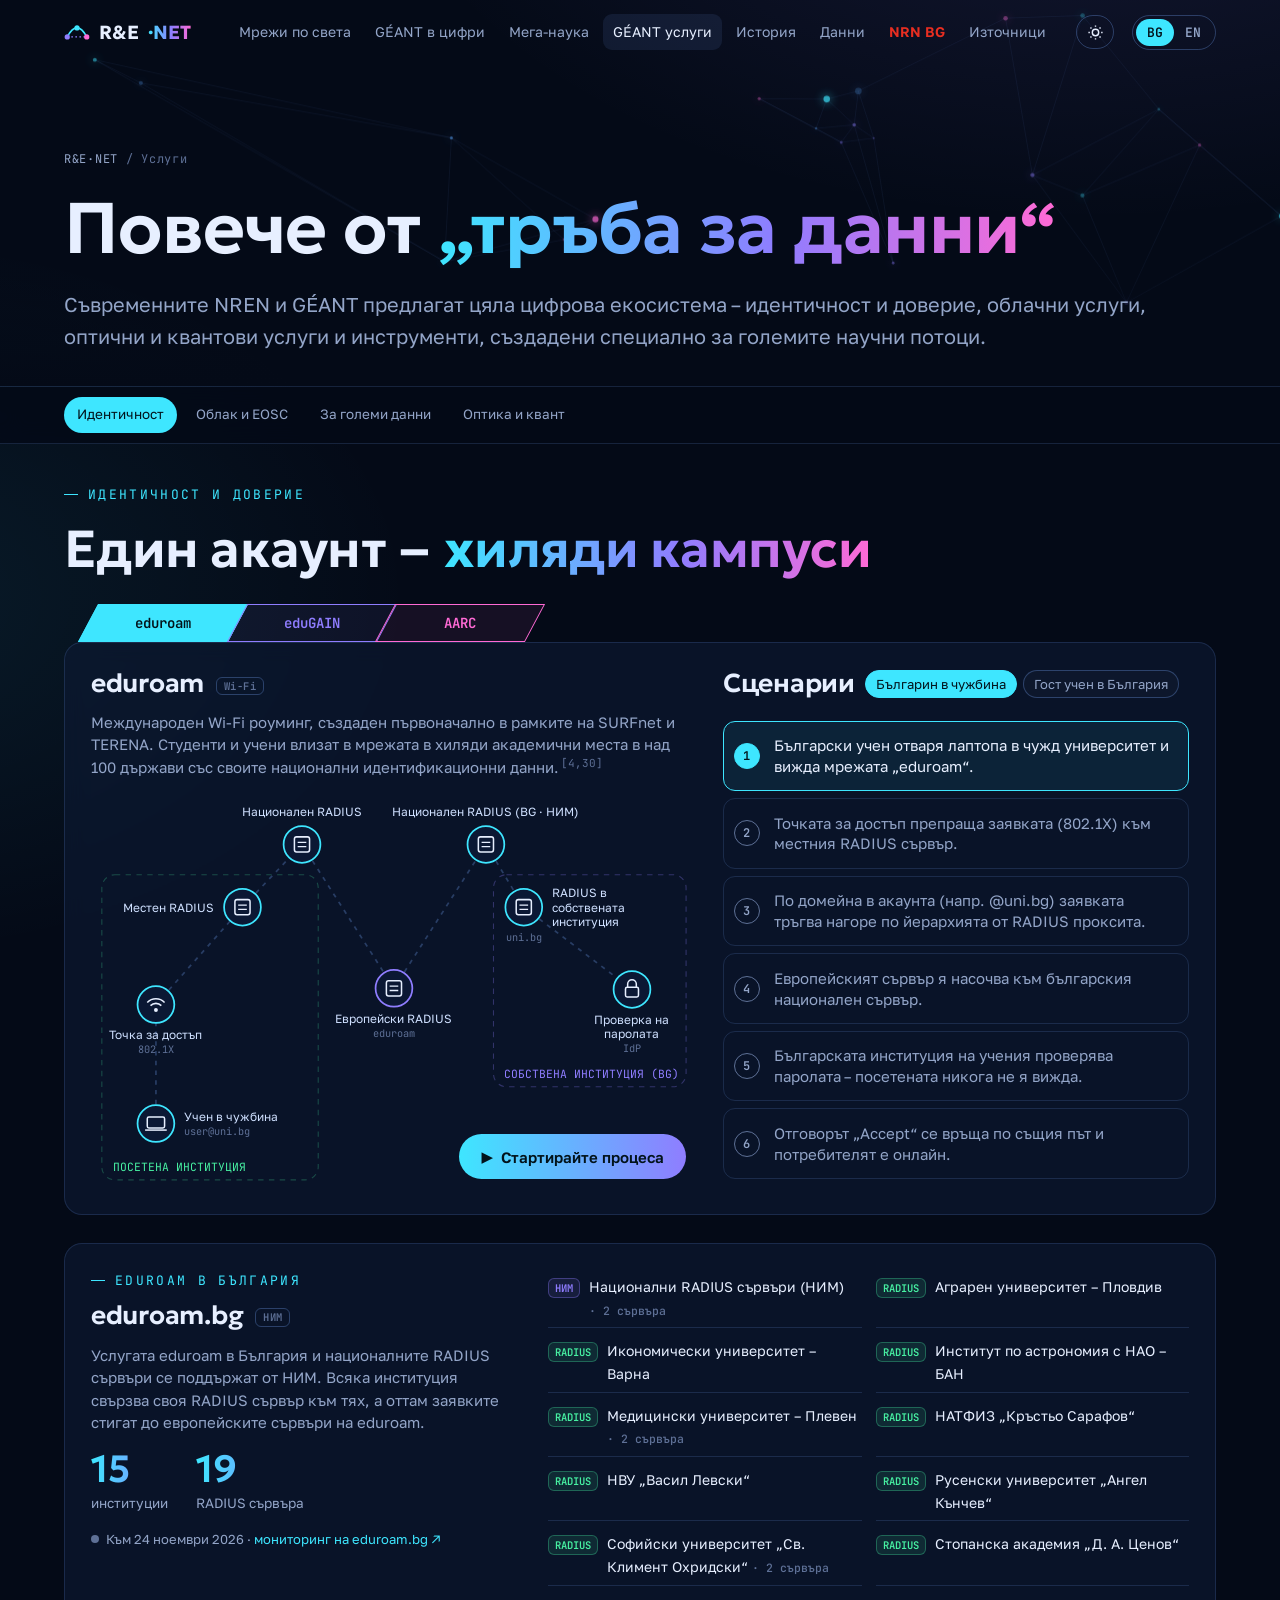
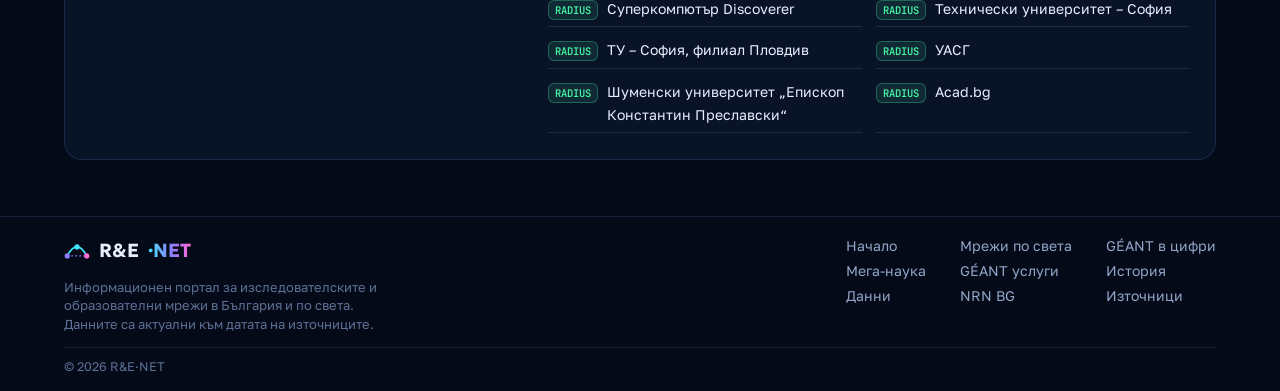
<file: services.html>
<!doctype html>
<html lang="bg" data-lang="bg">
<head>
<meta charset="utf-8">
<meta name="viewport" content="width=device-width,initial-scale=1">
<meta name="rn-title" data-bg="GÉANT услуги" data-en="GÉANT services">
<title>GÉANT услуги · R&amp;E·NET</title>
<meta name="description" content="Услугите на изследователските мрежи: eduroam, eduGAIN, AARC, OCRE, EOSC, Spectrum-as-a-Service, точно време, EuroQCI, Science DMZ, NOTED, EUMETCast Terrestrial.">
<link rel="icon" href="assets/favicon.svg" type="image/svg+xml">
<link rel="preconnect" href="https://fonts.googleapis.com"><link rel="preconnect" href="https://fonts.gstatic.com" crossorigin>
<link href="https://fonts.googleapis.com/css2?family=Geologica:wght@400;600;700;800&family=Golos+Text:wght@400;500;600&family=JetBrains+Mono:wght@400;600&display=swap" rel="stylesheet">
<script>try{var t=new URLSearchParams(location.search).get("theme")||localStorage.getItem("renet-theme");if(t==="light")document.documentElement.dataset.theme="light"}catch(e){}</script>
<link rel="stylesheet" href="assets/css/main.css">
</head>
<body data-page="services">
<div id="shell-nav"></div>

<header class="phero">
  <canvas id="heroCanvas" data-density="22000" aria-hidden="true"></canvas>
  <div class="wrap">
    <div class="crumbs"><a href="home.html">R&amp;E·NET</a> / <span lang="bg">Услуги</span><span lang="en">Services</span></div>
    <h1><span lang="bg">Повече от <span class="grad">„тръба за данни“</span></span><span lang="en">More than a <span class="grad">data pipe</span></span></h1>
    <p class="lead"><span lang="bg">Съвременните NREN и GÉANT предлагат цяла цифрова екосистема — идентичност и доверие, облачни услуги, оптични и квантови услуги и инструменти, създадени специално за големите научни потоци.</span><span lang="en">Today’s NRENs and GÉANT provide an entire digital ecosystem — identity and trust, cloud services, optical and quantum services, and tools built specifically for large scientific flows.</span></p>
  </div>
</header>
<nav class="subnav" data-tabs aria-label="On this page"><div class="wrap">
  <a href="#identity"><span lang="bg">Идентичност</span><span lang="en">Identity</span></a>
  <a href="#cloud"><span lang="bg">Облак и EOSC</span><span lang="en">Cloud &amp; EOSC</span></a>
  <a href="#bigdata"><span lang="bg">За големи данни</span><span lang="en">For big data</span></a>
  <a href="#optical"><span lang="bg">Оптика и квант</span><span lang="en">Optical &amp; quantum</span></a>
</div></nav>

<section id="identity" class="tight">
  <div class="wrap">
    <div class="kicker"><span lang="bg">Идентичност и доверие</span><span lang="en">Trust &amp; identity</span></div>
    <h2 class="reveal"><span lang="bg">Един акаунт — <span class="grad">хиляди кампуси</span></span><span lang="en">One account — <span class="grad">thousands of campuses</span></span></h2>
    <div class="idTabs" role="tablist" aria-label="Trust &amp; identity"><button class="chip on" role="tab" data-p="eduroam" style="--c:var(--cy)"><span>eduroam</span></button><button class="chip" role="tab" data-p="edugain" style="--c:var(--g2)"><span>eduGAIN</span></button><button class="chip" role="tab" data-p="aarc" style="--c:var(--pk)"><span>AARC</span></button></div>
    <div class="idPane" data-p="eduroam">
    <div class="card screen mt reveal">
      <div class="roam roamGrid">
        <div class="roamHead">
          <h3>eduroam <span class="badge">Wi-Fi</span></h3>
          <p class="note" style="font-size:15px;line-height:1.45;margin-bottom:18px"><span lang="bg">Международен Wi-Fi роуминг, създаден първоначално в рамките на SURFnet и TERENA. Студенти и учени влизат в мрежата в хиляди академични места в над 100 държави със своите национални идентификационни данни.<sup class="cite" data-c="4,30"></sup></span><span lang="en">International Wi-Fi roaming, first created within SURFnet and TERENA. Students and researchers get online at thousands of academic sites in more than 100 countries with their national credentials.<sup class="cite" data-c="4,30"></sup></span></p>
        </div>
        <div class="roamL"><svg id="roamSvg" viewBox="0 0 560 360" role="img" aria-label="eduroam authentication flow"></svg>
          <div class="ctl roamGo"><button class="btn pri" id="roamBtn">▶ <span lang="bg">Стартирайте процеса</span><span lang="en">Start the process</span></button></div>
        </div>
        <div class="roamR">
          <div class="scenHead"><h3><span lang="bg">Сценарии</span><span lang="en">Scenarios</span></h3><div class="scen" id="roamScen" role="group" aria-label="Scenario"></div></div>
          <ol class="roamSteps" id="roamSteps"></ol>
        </div>
      </div>
    </div>
    <div class="card mt reveal bif" id="eduBg">
      <div>
        <div class="kicker" style="margin-bottom:10px"><span lang="bg">eduroam в България</span><span lang="en">eduroam in Bulgaria</span></div>
        <h3>eduroam.bg <span class="badge"><span lang="bg">НИМ</span><span lang="en">NRN</span></span></h3>
        <p class="note" style="font-size:15px;line-height:1.5"><span lang="bg">Услугата eduroam в България и националните RADIUS сървъри се поддържат от НИМ. Всяка институция свързва своя RADIUS сървър към тях, а оттам заявките стигат до европейските сървъри на eduroam.</span><span lang="en">The eduroam service in Bulgaria and the national RADIUS servers are run by NRN. Each institution connects its own RADIUS server to them, and from there requests reach eduroam’s European servers.</span></p>
        <div class="bifNums"><div><b id="eduInst">15</b><span lang="bg">институции</span><span lang="en">institutions</span></div><div><b id="eduSrv">19</b><span lang="bg">RADIUS сървъра</span><span lang="en">RADIUS servers</span></div></div>
        <p class="note bifSrc" id="eduSrc" style="font-size:13px;margin-top:14px"></p>
      </div>
      <ul class="bifList" id="eduList"></ul>
    </div>
    </div>
    <div class="idPane" data-p="edugain" hidden>
    <div class="card screen mt reveal">
      <div class="roam roamGrid gainGrid">
        <div class="roamHead">
          <h3>eduGAIN <span class="badge">SSO</span></h3>
          <p class="note" style="font-size:15px;line-height:1.45;margin-bottom:18px"><span lang="bg">Глобална инфраструктура за удостоверяване и оторизация, която свързва националните федерации за идентичност. С един академичен акаунт ученият влиза в научни бази данни и e-Science услуги по целия свят.<sup class="cite" data-c="4,29"></sup></span><span lang="en">A global authentication and authorisation infrastructure that interconnects national identity federations. With one academic account a researcher signs in to research databases and e-Science services worldwide.<sup class="cite" data-c="4,29"></sup></span></p>
        </div>
        <div class="roamL"><svg id="gainSvg" viewBox="0 0 560 360" role="img" aria-label="eduGAIN single sign-on flow"></svg>
          <div class="ctl" style="justify-content:space-between;align-items:center;margin-top:14px"><a class="btn" href="https://edugain.org" target="_blank" rel="noopener">edugain.org ↗</a><button class="btn pri" id="gainBtn">▶ <span lang="bg">Стартирайте процеса</span><span lang="en">Start the process</span></button></div>
        </div>
        <div class="roamR noPad">
          <div class="scenHead"><h3><span lang="bg">Сценарии</span><span lang="en">Scenarios</span></h3><div class="scen" id="gainScen" role="group" aria-label="Scenario"></div></div>
          <ol class="roamSteps" id="gainSteps"></ol>
        </div>
      </div>
    </div>
    <div class="card mt reveal bif">
      <div>
        <div class="kicker" style="margin-bottom:10px"><span lang="bg">eduGAIN в България</span><span lang="en">eduGAIN in Bulgaria</span></div>
        <h3>BIF <span class="badge">Bulgarian Identity Federation</span></h3>
        <p class="note" style="font-size:15px;line-height:1.5"><span lang="bg">Българската федерация за идентичност се поддържа от БИОМ/НИМ и е една от <b id="bifFeds">84</b> национални федерации в eduGAIN. Чрез нея служителите и студентите на българските институции влизат в услуги по целия свят със своя собствен акаунт, а българските услуги в нея са достъпни за учени от цял свят.</span><span lang="en">The Bulgarian Identity Federation is run by BREN/NRN and is one of <b id="bifFeds2">84</b> national federations in eduGAIN. Through it, staff and students of Bulgarian institutions sign in to services worldwide with their own account, while the Bulgarian services in it are open to researchers from all over the world.</span></p>
        <div class="bifNums"><div><b id="bifIdp">21</b><span lang="bg">входа на институции (IdP)</span><span lang="en">institutional logins (IdP)</span></div><div><b id="bifSp">3</b><span lang="bg">услуги (SP)</span><span lang="en">services (SP)</span></div></div>
        <p class="note bifSrc" id="bifSrc" style="font-size:13px;margin-top:14px"></p>
      </div>
      <ul class="bifList" id="bifList"></ul>
    </div>
    </div>
    <div class="idPane" data-p="aarc" hidden>
    <div class="card screen mt reveal">
      <div class="roam roamGrid aarcGrid">
        <div class="roamHead">
          <h3>AARC <span class="badge">Blueprint</span></h3>
          <p class="note" style="font-size:15px;line-height:1.45;margin-bottom:18px"><span lang="bg">Архитектурен план (blueprint), разработен от GÉANT и научните общности, който стандартизира федеративната идентичност между домейни за международни изследователски екипи. В центъра му е проксито на общността — обща входна врата, през която членовете на проекта влизат във всички негови услуги.<sup class="cite" data-c="29"></sup></span><span lang="en">An architecture blueprint developed by GÉANT and research communities that standardises cross-domain federated identity for international research teams. At its centre is the community proxy — a single front door through which project members sign in to all of its services.<sup class="cite" data-c="29"></sup></span></p>
        </div>
        <div class="roamL"><svg id="aarcSvg" viewBox="0 0 560 360" role="img" aria-label="AARC community proxy flow"></svg>
          <div class="ctl" style="justify-content:space-between;align-items:center;margin-top:14px"><a class="btn" href="https://aarc-community.org" target="_blank" rel="noopener">aarc-community.org ↗</a><button class="btn pri" id="aarcBtn">▶ <span lang="bg">Стартирайте процеса</span><span lang="en">Start the process</span></button></div>
        </div>
        <div class="roamR noPad">
          <div class="scenHead"><h3><span lang="bg">Сценарии</span><span lang="en">Scenarios</span></h3></div>
          <div class="scen" id="aarcScen" role="group" aria-label="Scenario"></div>
          <ol class="roamSteps" id="aarcSteps"></ol>
        </div>
      </div>
    </div>
    </div>
  </div>
</section>

<section id="cloud">
  <div class="wrap">
    <div class="kicker"><span lang="bg">Облак и отворена наука</span><span lang="en">Cloud &amp; open science</span></div>
    <h2 class="reveal"><span lang="bg">Облак по европейски <span class="grad">правила</span></span><span lang="en">Cloud on European <span class="grad">terms</span></span></h2>
    <div class="grid2 mt">
      <div class="card reveal">
        <div class="ico"><svg viewBox="0 0 24 24" fill="none" stroke="currentColor" stroke-width="1.8"><path d="M7 18h10a4 4 0 0 0 .5-8 6 6 0 0 0-11.5 1A3.5 3.5 0 0 0 7 18z"/></svg></div>
        <h4>OCRE — Open Clouds for Research Environments</h4>
        <p lang="bg">Финансиран от ЕС проект, координиран от GÉANT. Обединява търсенето на европейско ниво, провежда централизирани търгове и осигурява рамкови споразумения с над 27 доставчици на PaaS и IaaS — от световните хиперскейлъри до европейски компании като OVHcloud и IONOS — при спазване на GDPR и цифровия суверенитет.<sup class="cite" data-c="31,33,34,35"></sup></p>
        <p lang="en">An EU-funded project coordinated by GÉANT. It pools demand at European level, runs central tenders and secures framework agreements with more than 27 PaaS and IaaS providers — from global hyperscalers to European firms such as OVHcloud and IONOS — in line with GDPR and digital sovereignty.<sup class="cite" data-c="31,33,34,35"></sup></p>
        <div class="ucStats"><div><b class="grad">10 000+</b><span lang="bg">институции с достъп</span><span lang="en">institutions with access</span></div><div><b class="grad">27+</b><span lang="bg">облачни доставчици</span><span lang="en">cloud providers</span></div></div>
        <a href="https://clouds.geant.org" target="_blank" rel="noopener">clouds.geant.org ↗</a>
      </div>
      <div class="card reveal">
        <div class="ico"><svg viewBox="0 0 24 24" fill="none" stroke="currentColor" stroke-width="1.8"><circle cx="12" cy="12" r="9"/><path d="M3 12h18M12 3a14 14 0 0 1 0 18M12 3a14 14 0 0 0 0 18"/></svg></div>
        <h4>EOSC — European Open Science Cloud</h4>
        <p lang="bg">GÉANT и NREN осигуряват мрежовия и идентификационния слой (GÉANT EOSC Node), върху който стъпва федерацията EOSC — за научни данни, които следват принципите FAIR. Обърнете картите:<sup class="cite" data-c="29,33,34"></sup></p>
        <p lang="en">GÉANT and the NRENs provide the network and identity layer (the GÉANT EOSC Node) on which the EOSC federation is built — for research data that follows the FAIR principles. Flip the cards:<sup class="cite" data-c="29,33,34"></sup></p>
        <div class="fair" id="fair"></div>
        <p style="margin-top:14px"><a href="https://eosc.eu" target="_blank" rel="noopener">eosc.eu ↗</a></p>
      </div>
    </div>
  </div>
</section>

<section id="bigdata">
  <div class="wrap">
    <div class="kicker"><span lang="bg">Инструменти за големи данни</span><span lang="en">Tools for big data</span></div>
    <h2 class="reveal"><span lang="bg">Когато файлът е <span class="grad">петабайт</span></span><span lang="en">When the file is a <span class="grad">petabyte</span></span></h2>
    <p class="lead reveal"><span lang="bg">Обикновената мрежова архитектура не е създадена за потоци от стотици гигабита в секунда. Затова изследователските мрежи развиват собствени решения.</span><span lang="en">Ordinary network architecture was not built for flows of hundreds of gigabits per second. So research networks develop their own solutions.</span></p>
    <div class="grid2 mt">
      <div class="card reveal"><h4>Science DMZ</h4><p lang="bg">Отделна зона на входа на кампуса, през която научният трафик минава, без да се задръства в общата мрежа и защитните стени. Масово се прилага в центровете на WLCG.<sup class="cite" data-c="40"></sup></p><p lang="en">A separate zone at the campus edge that lets research traffic pass without getting stuck in the general network and firewalls. Widely used across WLCG sites.<sup class="cite" data-c="40"></sup></p>
        <div class="svgbox" style="margin-top:14px"><svg id="dmzSvg" viewBox="0 0 520 200" role="img" aria-label="Science DMZ"></svg></div></div>
      <div class="card reveal"><h4>NOTED</h4><p lang="bg">Network Optimisation for Transferring Exabytes of Data: засича големите файлови трансфери в системата FTS на WLCG и автоматично пренасочва мрежовите маршрути, за да използва свободния капацитет.<sup class="cite" data-c="43,54"></sup></p><p lang="en">Network Optimisation for Transferring Exabytes of Data: it detects large file transfers in WLCG’s FTS system and automatically re-steers network routes to use spare capacity.<sup class="cite" data-c="43,54"></sup></p>
        <div class="svgbox" style="margin-top:14px"><svg id="notedSvg" viewBox="0 0 520 200" role="img" aria-label="NOTED"></svg></div><div class="ctl" style="justify-content:flex-start;margin-top:10px"><button class="chip" id="notedBtn">⚡ <span lang="bg">Голям трансфер</span><span lang="en">Large transfer</span></button></div></div>
      <div class="card reveal"><h4>LHCONE — <span lang="bg">доверена среда</span><span lang="en">a trusted environment</span></h4><p lang="bg">Тъй като LHCONE е затворена, доверена мрежа, центровете свързват масивите си с данни директно към нея, заобикаляйки периметровите защитни стени, които иначе биха спрели стогигабитовите потоци.<sup class="cite" data-c="43"></sup></p><p lang="en">Because LHCONE is a closed, trusted network, sites connect their storage directly to it, bypassing perimeter firewalls that would otherwise block 100-gigabit flows.<sup class="cite" data-c="43"></sup></p></div>
      <div class="card reveal"><h4>EUMETCast Terrestrial</h4><p lang="bg">От юни 2025 г., за пет години, GÉANT е единна точка за контакт (SPOC), която координира NREN за метеорологичната услуга на EUMETSAT. Разпространението стъпва на Automatic Multicast Tunnelling (AMT).<sup class="cite" data-c="64"></sup></p><p lang="en">From June 2025, for five years, GÉANT is the single point of contact (SPOC) coordinating the NRENs for EUMETSAT’s weather-data service. Distribution relies on Automatic Multicast Tunnelling (AMT).<sup class="cite" data-c="64"></sup></p><p style="margin-top:10px"><a href="science.html#copernicus">→ <span lang="bg">Copernicus и EUMETSAT</span><span lang="en">Copernicus and EUMETSAT</span></a></p></div>
    </div>
  </div>
</section>

<section id="optical">
  <div class="wrap">
    <div class="kicker"><span lang="bg">Оптични и квантови услуги</span><span lang="en">Optical &amp; quantum services</span></div>
    <h2 class="reveal"><span lang="bg">Светлината като <span class="grad">услуга</span></span><span lang="en">Light as a <span class="grad">service</span></span></h2>
    <div class="grid3 mt">
      <div class="card reveal"><div class="ico"><svg viewBox="0 0 24 24" fill="none" stroke="currentColor" stroke-width="1.8"><path d="M3 18c3-9 6-9 9 0s6 9 9 0"/></svg></div><h4>Spectrum-as-a-Service</h4><p lang="bg">Отделни спектрални канали се предоставят на изследователски общности, които изграждат свои виртуални оптични мрежи върху физическата инфраструктура на GÉANT.<sup class="cite" data-c="13"></sup></p><p lang="en">Individual spectrum channels are provided to research communities, which build their own virtual optical networks on top of GÉANT’s physical infrastructure.<sup class="cite" data-c="13"></sup></p></div>
      <div class="card reveal"><div class="ico"><svg viewBox="0 0 24 24" fill="none" stroke="currentColor" stroke-width="1.8"><circle cx="12" cy="13" r="8"/><path d="M12 9v4l2 2M9 2h6"/></svg></div><h4><span lang="bg">Точно време и честота</span><span lang="en">Time &amp; frequency</span></h4><p lang="bg">Ултрастабилни честотни сигнали от атомни часовници се пренасят по оптичната мрежа — за метрология и фундаментални физични експерименти.<sup class="cite" data-c="10"></sup></p><p lang="en">Ultra-stable frequency signals from atomic clocks are carried over the optical network — for metrology and fundamental physics experiments.<sup class="cite" data-c="10"></sup></p></div>
      <div class="card reveal"><div class="ico" style="color:var(--pk);background:rgba(255,106,213,.1)"><svg viewBox="0 0 24 24" fill="none" stroke="currentColor" stroke-width="1.8"><rect x="5" y="11" width="14" height="10" rx="2"/><path d="M8 11V7a4 4 0 0 1 8 0v4"/></svg></div><h4>EuroQCI / NatQCI</h4><p lang="bg">NREN изграждат национални квантови комуникационни мрежи, а GÉANT ги свързва в обща европейска архитектура за квантово разпределение на ключове (QKD).<sup class="cite" data-c="10,29"></sup></p><p lang="en">NRENs build national quantum communication networks, and GÉANT links them into a common European architecture for quantum key distribution (QKD).<sup class="cite" data-c="10,29"></sup></p><div class="qci"><a href="https://hellasqci.eu" target="_blank" rel="noopener">HellasQCI · GR</a><a href="https://pionierq.pionier.net.pl" target="_blank" rel="noopener">PIONIER-Q · PL</a><a href="https://www.isibrno.cz/en/czech-national-quantum-communication-infrastructure" target="_blank" rel="noopener">CZQCI · CZ</a></div></div>
    </div>
  </div>
</section>

<div id="shell-footer"></div>
<script src="assets/js/core.js"></script>
<script src="assets/js/pages/services.js"></script>
</body>
</html>
</file>
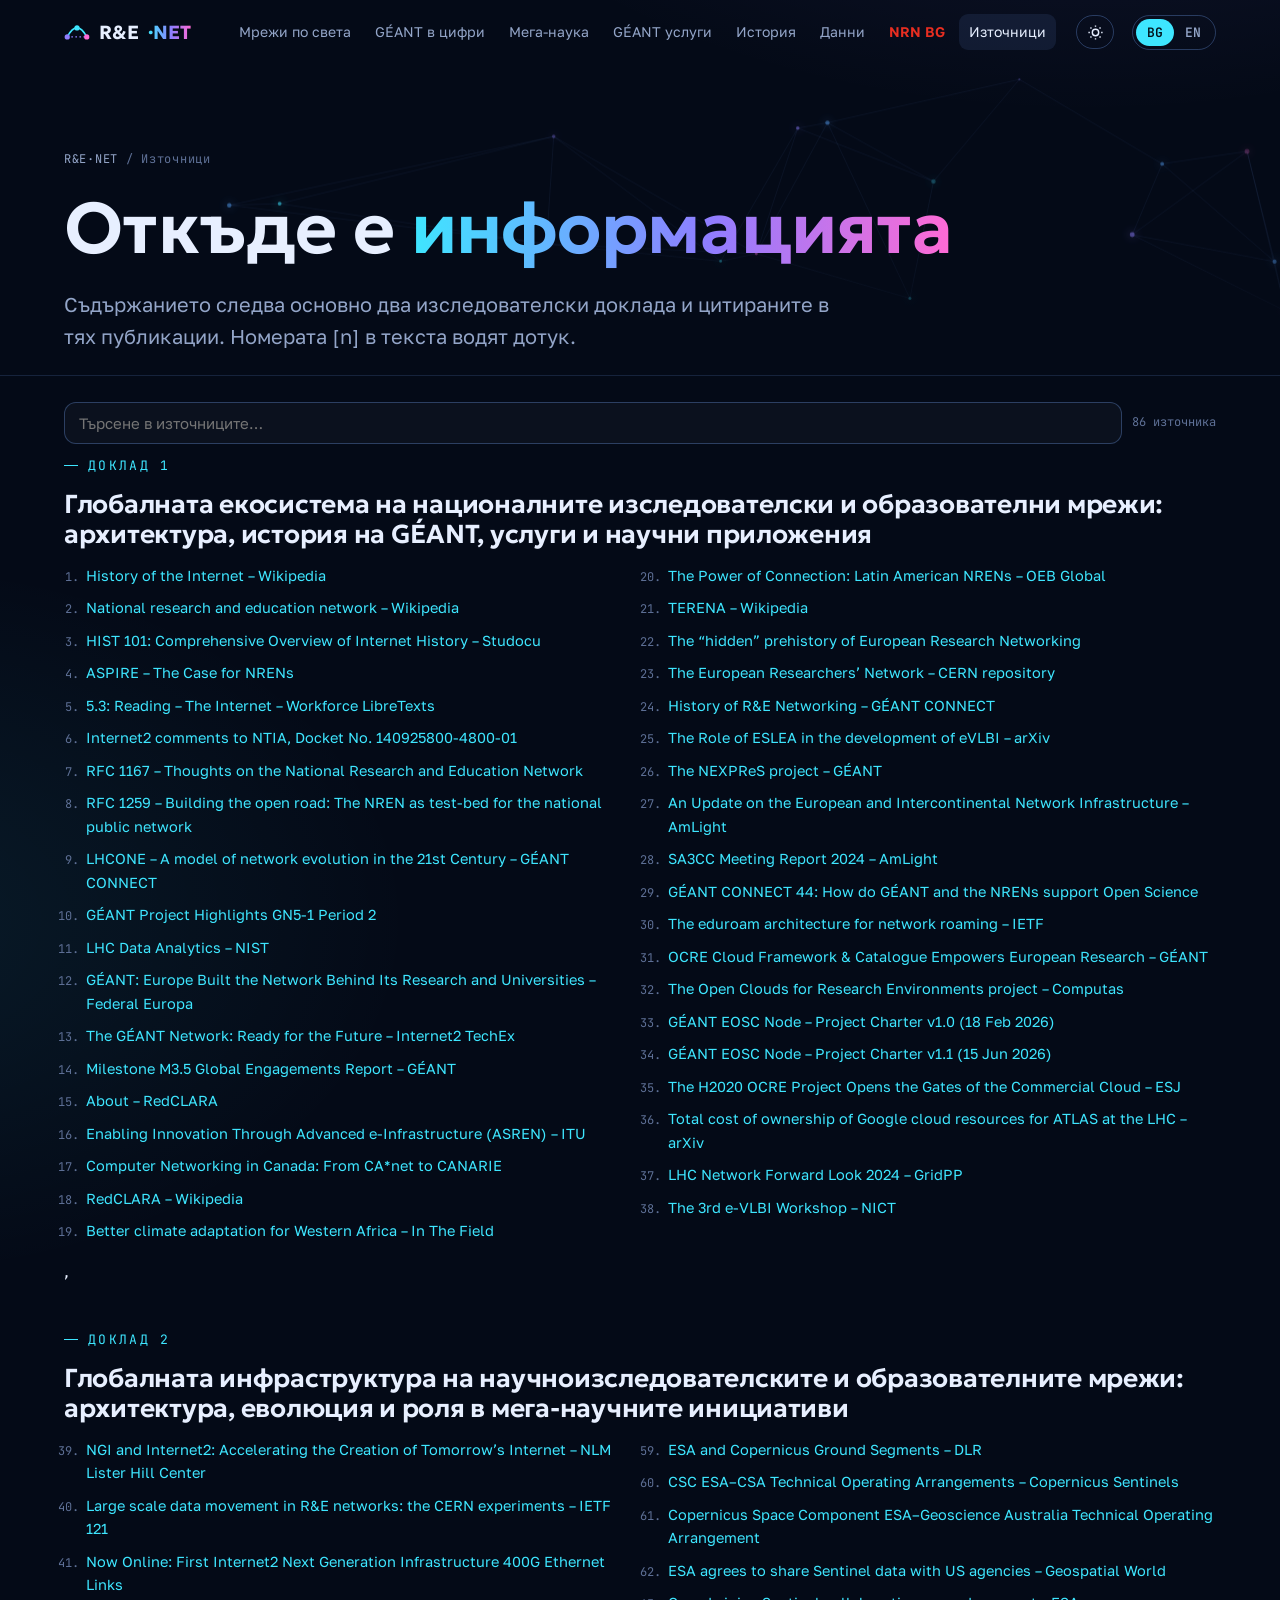
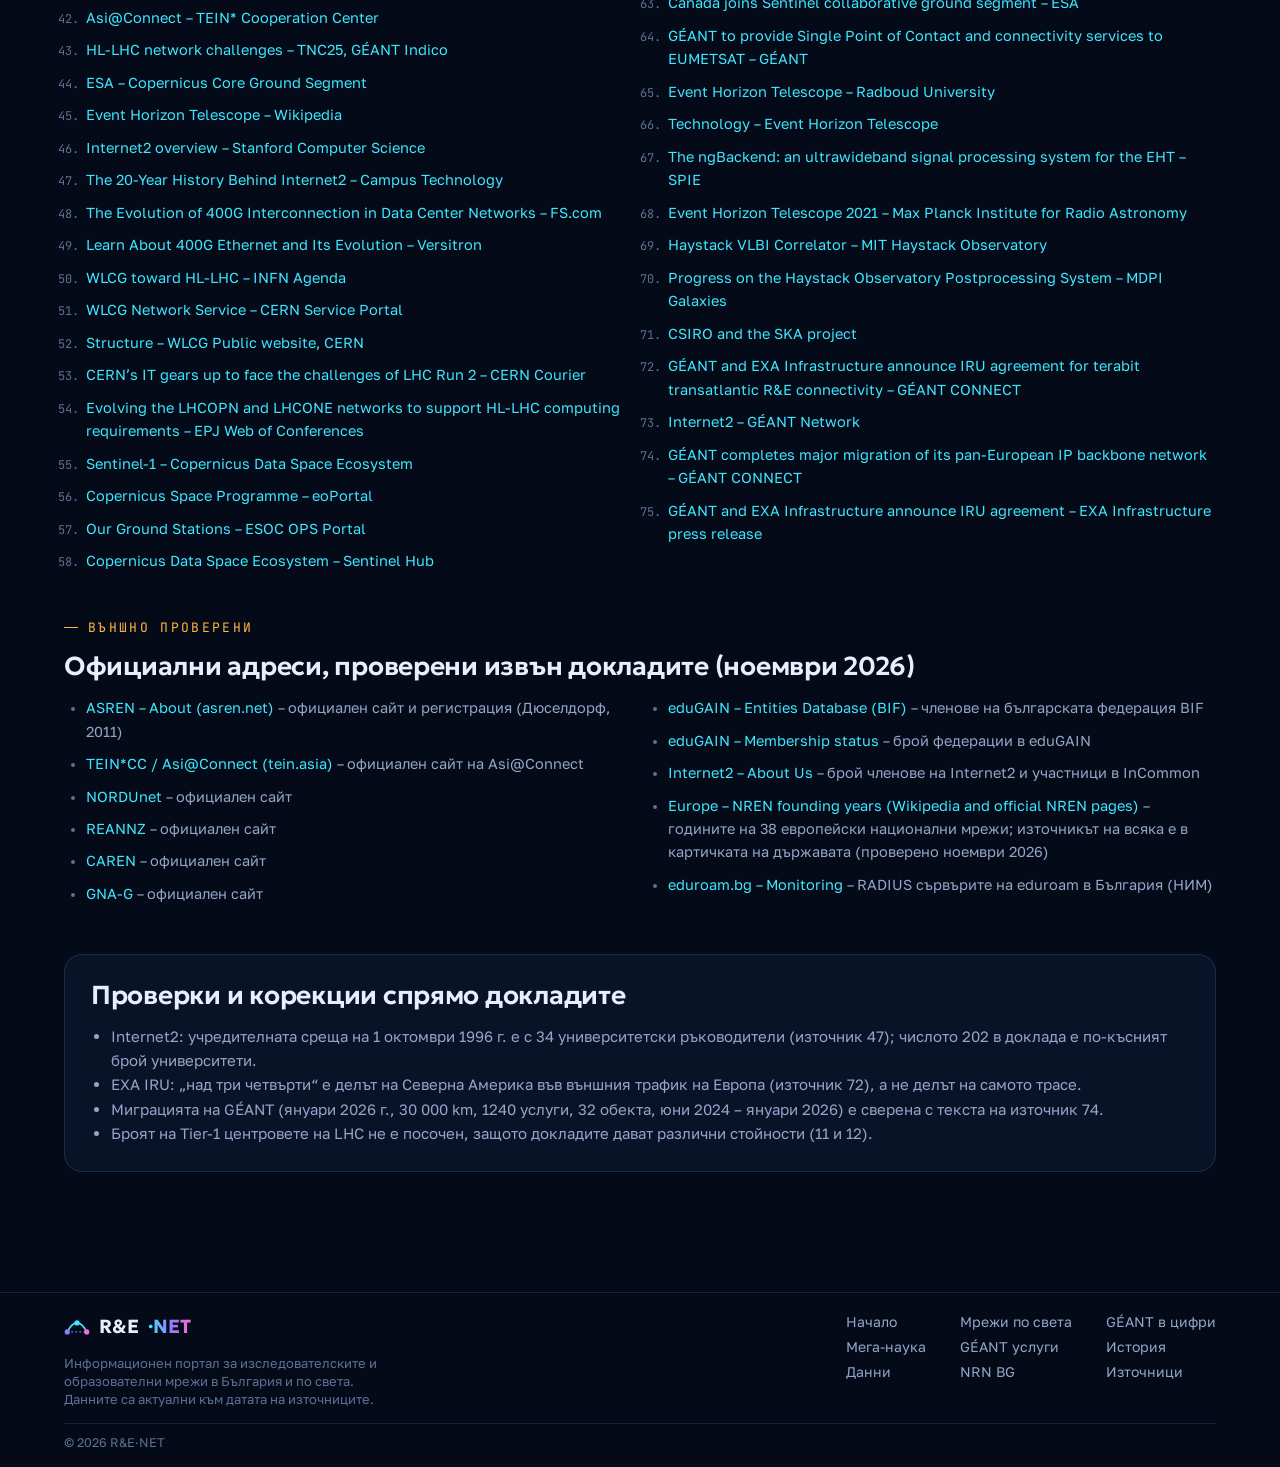
<file: sources.html>
<!doctype html>
<html lang="bg" data-lang="bg">
<head>
<meta charset="utf-8">
<meta name="viewport" content="width=device-width,initial-scale=1">
<meta name="rn-title" data-bg="Източници" data-en="Sources">
<title>Източници · R&amp;E·NET</title>
<meta name="description" content="Всички източници на сайта: двата изследователски доклада и 75 цитирани публикации, плюс външно проверени адреси.">
<link rel="icon" href="assets/favicon.svg" type="image/svg+xml">
<link rel="preconnect" href="https://fonts.googleapis.com"><link rel="preconnect" href="https://fonts.gstatic.com" crossorigin>
<link href="https://fonts.googleapis.com/css2?family=Geologica:wght@400;600;700;800&family=Golos+Text:wght@400;500;600&family=JetBrains+Mono:wght@400;600&display=swap" rel="stylesheet">
<script>try{var t=new URLSearchParams(location.search).get("theme")||localStorage.getItem("renet-theme");if(t==="light")document.documentElement.dataset.theme="light"}catch(e){}</script>
<link rel="stylesheet" href="assets/css/main.css">
<style>.src li:target{background:rgba(62,230,255,.12);border-radius:8px;outline:1px solid var(--cy);outline-offset:4px}</style>
</head>
<body data-page="sources">
<div id="shell-nav"></div>

<header class="phero">
  <canvas id="heroCanvas" data-density="30000" aria-hidden="true"></canvas>
  <div class="wrap">
    <div class="crumbs"><a href="home.html">R&amp;E·NET</a> / <span lang="bg">Източници</span><span lang="en">Sources</span></div>
    <h1><span lang="bg">Откъде е <span class="grad">информацията</span></span><span lang="en">Where the <span class="grad">information</span> comes from</span></h1>
    <p class="lead"><span lang="bg">Съдържанието следва основно два изследователски доклада и цитираните в тях публикации. Номерата [n] в текста водят дотук.</span><span lang="en">The content is based mainly on two research reports and the publications they cite. The [n] numbers in the text link here.</span></p>
  </div>
</header>

<section class="tight">
  <div class="wrap">
    <div class="toolbar"><input class="search" id="q" type="search" aria-label="Search"><span class="count" id="cnt"></span></div>
    <div id="srcBody"></div>
    <div class="card mt">
      <h3><span lang="bg">Проверки и корекции спрямо докладите</span><span lang="en">Checks and corrections against the reports</span></h3>
      <ul style="color:var(--mut);font-size:15px;padding-left:20px;margin:0">
        <li><span lang="bg">Internet2: учредителната среща на 1 октомври 1996 г. е с 34 университетски ръководители (източник 47); числото 202 в доклада е по-късният брой университети.</span><span lang="en">Internet2: the founding meeting on 1 October 1996 had 34 university leaders (source 47); the figure 202 in the report is the later number of universities.</span></li>
        <li><span lang="bg">EXA IRU: „над три четвърти“ е делът на Северна Америка във външния трафик на Европа (източник 72), а не делът на самото трасе.</span><span lang="en">EXA IRU: “over three quarters” is North America’s share of Europe’s external traffic (source 72), not the share carried by the route itself.</span></li>
        <li><span lang="bg">Миграцията на GÉANT (януари 2026 г., 30 000 km, 1240 услуги, 32 обекта, юни 2024 – януари 2026) е сверена с текста на източник 74.</span><span lang="en">The GÉANT migration (January 2026, 30,000 km, 1,240 services, 32 sites, June 2024 – January 2026) was checked against the text of source 74.</span></li>
        <li><span lang="bg">Броят на Tier-1 центровете на LHC не е посочен, защото докладите дават различни стойности (11 и 12).</span><span lang="en">The number of LHC Tier-1 centres is not given because the reports state different values (11 and 12).</span></li>
      </ul>
    </div>
  </div>
</section>

<div id="shell-footer"></div>
<script src="assets/js/core.js"></script>
<script src="assets/js/pages/sources.js"></script>
</body>
</html>
</file>
<file: assets/css/main.css>
:root{
  --r:18px; --maxw:1200px;
  --fd:"Geologica",system-ui,sans-serif; --fb:"Golos Text",system-ui,sans-serif; --fm:"JetBrains Mono",ui-monospace,monospace;
}
/* dark theme (default) — also re-declared on .screen panels so illustrations stay dark in the light theme */
:root, .screen, .svgbox, .ucArt, .mapBox, .uc-box{
  --bg:#040a17; --bg2:#081226; --panel:rgba(14,26,52,.62); --panel2:rgba(20,36,70,.55); --solid:#0b1834;
  --line:rgba(120,170,255,.16); --line2:rgba(120,170,255,.3);
  --tx:#e7efff; --mut:#93a5c8; --dim:#5e7096;
  --cy:#3ee6ff; --vi:#8f7dff; --am:#ffb547; --gr:#47f0a2; --rd:#ff5d7a; --pk:#ff6ad5;
  --g1:#3ee6ff; --g2:#8f7dff; --g3:#ff6ad5; --on:#02131b;
  --navbg:rgba(4,10,23,.84); --navbg2:rgba(4,10,23,.97); --statbg:rgba(6,14,30,.78);
  --isp-tx:#c4b3bb; --ok-tx:#bdf5dc; --bad-tx:#ffc0cb; --warm-tx:#ffe2b5; --cool-tx:#c9f6ff; --pk-tx:#ffc2ee; --vi-tx:#d9d2ff;
  --glow1:rgba(143,125,255,.13); --glow2:rgba(62,230,255,.08);
  color-scheme:dark;
}
.screen, .svgbox, .ucArt, .mapBox, .uc-box{color:var(--tx)}
/* light theme: same layout, dark text on light background */
html[data-theme=light]{
  --bg:#f3f6fb; --bg2:#e9eef7; --panel:rgba(255,255,255,.82); --panel2:#ffffff; --solid:#ffffff;
  --line:rgba(25,50,110,.13); --line2:rgba(25,50,110,.26);
  --tx:#0b1530; --mut:#43527a; --dim:#66779c;
  --cy:#0e7490; --vi:#6d28d9; --am:#b45309; --gr:#047857; --rd:#be123c; --pk:#be185d;
  --g1:#0891b2; --g2:#6d28d9; --g3:#db2777; --on:#ffffff;
  --navbg:rgba(243,246,251,.86); --navbg2:rgba(243,246,251,.98); --statbg:rgba(255,255,255,.9);
  --isp-tx:#8a2c47; --ok-tx:#0f6b48; --bad-tx:#b4234a; --warm-tx:#7a4300; --cool-tx:#0b5566; --pk-tx:#a3237f; --vi-tx:#4c3bb0;
  --glow1:rgba(109,40,217,.08); --glow2:rgba(8,145,178,.08);
  color-scheme:light;
}
html[data-theme=light] .card:not(.screen),html[data-theme=light] .tile,html[data-theme=light] .kpi{box-shadow:0 1px 2px rgba(15,30,70,.05),0 8px 24px rgba(15,30,70,.06)}
html[data-theme=light] .vrow .yy{filter:brightness(.72) saturate(1.2)}
html[data-theme=light] .hero::after,html[data-theme=light] .phero::after{background:linear-gradient(transparent,var(--bg))}
.themeBtn{flex:none;width:38px;height:34px;border-radius:999px;border:1px solid var(--line2);background:none;color:var(--tx);cursor:pointer;display:grid;place-items:center}
.themeBtn:hover{border-color:var(--cy);color:var(--cy)}
.themeBtn svg{width:17px;height:17px}
.themeBtn .moon{display:none}
html[data-theme=light] .themeBtn .moon{display:block}
html[data-theme=light] .themeBtn .sun{display:none}
*{box-sizing:border-box}
html{scroll-behavior:smooth;scroll-padding-top:72px;font-feature-settings:"locl" 0}
body{margin:0;background:var(--bg);color:var(--tx);font-family:var(--fb);font-size:17px;line-height:1.62;overflow-x:hidden;
  background-image:radial-gradient(1200px 700px at 85% -10%,var(--glow1),transparent 60%),radial-gradient(900px 600px at -10% 30%,var(--glow2),transparent 60%)}
html[data-lang=en] body [lang=bg], html[data-lang=bg] body [lang=en]{display:none!important}
a{color:var(--cy);text-decoration:none}
a:hover{text-decoration:underline}
h1,h2,h3,h4{font-family:var(--fd);font-weight:600;line-height:1.15;margin:0 0 .5em;letter-spacing:-.01em;font-feature-settings:"locl" 0}
h2{font-size:clamp(30px,4.4vw,52px);font-weight:600}
h3{font-size:clamp(20px,2.2vw,26px);font-weight:600}
p{margin:0 0 1em}
.wrap{max-width:var(--maxw);margin:0 auto;padding:0 24px}
section{position:relative;padding:110px 0}
.kicker{font-family:var(--fm);font-size:13px;letter-spacing:.18em;text-transform:uppercase;color:var(--cy);margin-bottom:14px;display:flex;align-items:center;gap:10px}
.kicker::before{content:"";width:14px;height:1px;background:currentColor}
.lead{font-size:clamp(17px,1.6vw,20px);color:var(--mut);max-width:780px}
.grad{background:linear-gradient(90deg,var(--g1),var(--g2) 55%,var(--g3));-webkit-background-clip:text;background-clip:text;color:transparent}
.mono{font-family:var(--fm)}
.cite{font-family:var(--fm);font-size:11px;color:var(--dim);vertical-align:super;margin-left:2px;white-space:nowrap}
.cite a{color:var(--dim)} .cite a:hover{color:var(--cy)}

/* nav */
.nav{position:fixed;inset:0 0 auto 0;z-index:50;transition:background .3s,border-color .3s;border-bottom:1px solid transparent}
.nav.solid{background:var(--navbg);backdrop-filter:blur(14px);border-color:var(--line)}
.nav .wrap{display:flex;align-items:center;gap:18px;height:64px}
.logo{font-family:var(--fd);font-weight:700;font-size:19px;color:var(--tx);display:flex;align-items:center;gap:9px;white-space:nowrap}
.logo:hover{text-decoration:none}
.logo svg{width:26px;height:26px}
.links{display:flex;gap:4px;margin-left:auto;overflow-x:auto;scrollbar-width:none}
.links::-webkit-scrollbar{display:none}
.links a{color:var(--mut);font-size:14px;padding:7px 10px;border-radius:9px;white-space:nowrap}
.links a:hover,.links a.on{color:var(--tx);background:rgba(120,170,255,.1);text-decoration:none}
.lang{display:flex;border:1px solid var(--line2);border-radius:999px;padding:3px;flex:none}
.lang button{background:none;border:0;color:var(--mut);font:600 13px var(--fm);padding:5px 11px;border-radius:999px;cursor:pointer}
.lang button.on{background:var(--cy);color:var(--on)}
.burger{display:none;background:none;border:1px solid var(--line2);color:var(--tx);border-radius:10px;width:40px;height:36px;cursor:pointer;font-size:18px}

/* hero */
.hero{min-height:min(100vh,980px);display:flex;align-items:center;padding:120px 0 80px;overflow:hidden}
#heroCanvas{position:absolute;inset:0;width:100%;height:100%}
.hero::after{content:"";position:absolute;inset:auto 0 0 0;height:220px;background:linear-gradient(transparent,var(--bg));pointer-events:none}
.hero .wrap{position:relative;z-index:2;width:100%}
.hero h1{font-size:clamp(40px,7.2vw,96px);font-weight:600;max-width:980px;margin-bottom:22px}
.hero .lead{font-size:clamp(18px,1.9vw,22px);max-width:720px}
.btns{display:flex;gap:12px;flex-wrap:wrap;margin-top:30px}
.btn{display:inline-flex;align-items:center;gap:8px;padding:13px 22px;border-radius:999px;font-weight:600;font-size:15px;border:1px solid var(--line2);color:var(--tx);background:rgba(255,255,255,.03);cursor:pointer;font-family:var(--fb);transition:transform .2s,background .2s}
.btn:hover{text-decoration:none;transform:translateY(-2px);background:rgba(255,255,255,.07)}
.btn.pri{background:linear-gradient(90deg,var(--cy),var(--vi));color:var(--on);border:0}
.stats{display:grid;grid-template-columns:repeat(6,1fr);gap:1px;background:var(--line);border:1px solid var(--line);border-radius:var(--r);overflow:hidden;margin-top:64px;backdrop-filter:blur(8px)}
.stat{background:var(--statbg);padding:20px 18px}
.stat b{display:block;font-family:var(--fd);font-size:clamp(22px,2.3vw,32px);white-space:nowrap;font-weight:700;color:var(--tx);line-height:1.1}
.stat>span{font-size:13px;color:var(--mut);line-height:1.35;display:block;margin-top:6px}

/* panels */
.card{background:var(--panel);border:1px solid var(--line);border-radius:var(--r);padding:26px;backdrop-filter:blur(10px);position:relative}
.grid2{display:grid;grid-template-columns:1fr 1fr;gap:22px}
.grid3{display:grid;grid-template-columns:repeat(3,1fr);gap:22px}
.grid4{display:grid;grid-template-columns:repeat(4,1fr);gap:18px}
.mt{margin-top:44px}
.ico{width:46px;height:46px;border-radius:13px;display:grid;place-items:center;margin-bottom:16px;background:rgba(62,230,255,.1);color:var(--cy)}
.ico svg{width:24px;height:24px}
.card h4{font-size:18px;margin-bottom:8px}
.card p{color:var(--mut);font-size:15.5px;margin:0}
.reveal{opacity:0;transform:translateY(26px);transition:opacity .8s ease,transform .8s ease}
.reveal.in{opacity:1;transform:none}

/* why: lanes */
.lanes{display:grid;grid-template-columns:1fr 1fr;gap:22px}
.lane{padding:20px}
.lane canvas{width:100%;height:190px;display:block;border-radius:12px;background:rgba(0,0,0,.25)}
.lane .lh{display:flex;justify-content:space-between;align-items:baseline;gap:10px;margin-bottom:12px}
.lane .lh h4{margin:0}
.meter{font-family:var(--fm);font-size:13px;color:var(--mut)}
.meter b{color:var(--tx)}
.lane.isp .meter b.loss{color:var(--rd)}
.lane.nren .meter b.loss{color:var(--gr)}
.ctl{display:flex;gap:12px;align-items:center;justify-content:center;margin-top:18px;flex-wrap:wrap}
table.cmp{width:100%;border-collapse:collapse;font-size:15px}
table.cmp th,table.cmp td{padding:14px 16px;text-align:left;vertical-align:top;border-bottom:1px solid var(--line)}
table.cmp th{font-family:var(--fm);font-size:12px;letter-spacing:.1em;text-transform:uppercase;color:var(--mut);font-weight:500}
table.cmp td:first-child{color:var(--tx);font-weight:600;width:22%}
table.cmp td:nth-child(2){color:var(--isp-tx)}
table.cmp td:nth-child(3){color:var(--ok-tx)}
.tbl{overflow-x:auto;padding:6px 8px}

/* architecture */
.arch{display:grid;grid-template-columns:1.25fr 1fr;gap:30px;align-items:center}
#archSvg{width:100%;height:auto}
.tier{cursor:pointer}
.tier rect{transition:all .3s}
.tier:hover rect,.tier.on rect{stroke:var(--cy);fill:rgba(62,230,255,.12)}
.flow{stroke-dasharray:4 10;animation:dash 1.2s linear infinite}
@keyframes dash{to{stroke-dashoffset:-28}}
.tierInfo h3{color:var(--cy)}
.tierTabs{display:flex;gap:8px;flex-wrap:wrap;margin-bottom:18px}
.chip{border:1px solid var(--line2);background:rgba(255,255,255,.02);color:var(--mut);padding:7px 14px;border-radius:999px;font-size:14px;cursor:pointer;font-family:var(--fb)}
.chip.on,.chip:hover{color:var(--on);background:var(--cy);border-color:var(--cy)}

/* map */
.mapBox{position:relative;border-radius:22px;overflow:hidden;border:1px solid var(--line);background:radial-gradient(ellipse at center,#0b1a36 0,#050c1c 75%)}
#map{width:100%;height:auto;display:block;aspect-ratio:1.9/1}
#map .land{fill:#13254a;stroke:#1d3466;stroke-width:.5}
#map .grat{fill:none;stroke:rgba(120,170,255,.06)}
#map .arc{fill:none;stroke-width:1.4;stroke-linecap:round;opacity:.75}
#map .arc.hl{stroke-width:2.6;opacity:1}
#map .node{cursor:pointer}
#map .node circle.c{stroke:#fff;stroke-width:1.2}
#map .node text{font:600 11px var(--fm);fill:#cfe0ff;paint-order:stroke;stroke:#050c1c;stroke-width:3px;pointer-events:none}
#map .pulse{fill:none;stroke-width:1.5;animation:pulse 2.4s ease-out infinite;transform-box:fill-box;transform-origin:center}
@keyframes pulse{0%{transform:scale(.6);opacity:1}100%{transform:scale(3.2);opacity:0}}
.mapNote{position:absolute;left:16px;bottom:14px;font-size:12px;color:var(--dim);font-family:var(--fm)}
.mapFail{padding:60px 20px;text-align:center;color:var(--mut)}
.mapPanel{position:absolute;right:16px;top:16px;width:min(340px,calc(100% - 32px));background:rgba(5,12,28,.92);border:1px solid var(--line2);border-radius:16px;padding:20px;backdrop-filter:blur(12px);transform:translateX(120%);transition:transform .45s cubic-bezier(.2,.8,.2,1)}
.mapPanel.on{transform:none}
.mapPanel .x{position:absolute;right:10px;top:8px;background:none;border:0;color:var(--mut);font-size:22px;cursor:pointer}
.mapPanel .reg{font-family:var(--fm);font-size:12px;color:var(--cy);letter-spacing:.08em;text-transform:uppercase}
.mapPanel h3{margin:6px 0 10px}
.mapPanel p{color:var(--mut);font-size:15px}
.filters{display:flex;gap:8px;flex-wrap:wrap;margin:28px 0 20px}
.netGrid{display:grid;grid-template-columns:repeat(3,1fr);gap:18px}
.net{display:flex;flex-direction:column;gap:10px;transition:transform .25s,border-color .25s}
.net:hover{transform:translateY(-4px);border-color:var(--line2)}
.net .top{display:flex;align-items:center;gap:12px}
.net .dot{width:12px;height:12px;border-radius:50%;flex:none;box-shadow:0 0 14px currentColor;background:currentColor}
.net h4{margin:0;font-size:19px}
.net .reg{font-family:var(--fm);font-size:12px;color:var(--dim);text-transform:uppercase;letter-spacing:.06em}
.net p{flex:1}
.net .go{display:inline-flex;align-items:center;gap:6px;font-weight:600;font-size:14px;margin-top:4px}
.badge{display:inline-block;font-family:var(--fm);font-size:10.5px;padding:2px 7px;border-radius:6px;border:1px solid var(--line2);color:var(--dim);margin-left:6px;vertical-align:middle;letter-spacing:.04em}

/* timeline */
.tl{position:relative;margin-top:40px}
.tlTrack{display:flex;gap:0;overflow-x:auto;padding:30px 4px 16px;scrollbar-width:thin;scrollbar-color:var(--line2) transparent;position:relative}
.tlItem{flex:none;align-self:flex-start;width:118px;position:relative;text-align:center;cursor:pointer;background:none;border:0;color:var(--mut);font-family:var(--fb);padding:0}
/* the line runs through the centre of the dots: year 23px + gap 12px + half of the 16px dot - 1px */
.tlItem::before{content:"";position:absolute;left:0;right:0;top:42px;height:2px;background:var(--line2)}
.tlItem .y{font-family:var(--fd);font-weight:700;font-size:18px;line-height:23px;color:var(--mut);display:block;margin-bottom:12px;transition:color .2s;font-feature-settings:"locl" 0}
.tlItem .p{width:16px;height:16px;border-radius:50%;background:var(--bg);border:2px solid var(--dim);display:block;margin:0 auto;position:relative;z-index:1;transition:all .25s}
.tlItem .t{display:block;font-size:12.5px;line-height:1.3;margin-top:12px;padding:0 6px}
.tlItem.on .y,.tlItem:hover .y{color:var(--cy)}
.tlItem.on .p{background:var(--cy);border-color:var(--cy);box-shadow:0 0 0 6px rgba(62,230,255,.15),0 0 20px var(--cy)}
.tlDetail{margin-top:22px;display:grid;grid-template-columns:160px 1fr;gap:24px;align-items:start;min-height:150px}
.tlDetail .big{font-family:var(--fd);font-size:38px;font-weight:800;line-height:1;white-space:nowrap;font-feature-settings:"locl" 0}
.tlNav{display:flex;gap:8px;margin-top:14px}
.capChart{margin-top:10px}
.capRow{display:grid;grid-template-columns:190px 1fr 120px;gap:14px;align-items:center;padding:9px 0;border-bottom:1px dashed var(--line)}
.capRow .lbl{font-size:14px;color:var(--mut)}
.capRow .lbl b{color:var(--tx);display:block;font-size:15px}
.capBar{height:14px;border-radius:7px;background:rgba(255,255,255,.04);overflow:hidden}
.capBar i{display:block;height:100%;width:0;border-radius:7px;background:linear-gradient(90deg,var(--vi),var(--cy));transition:width 1.6s cubic-bezier(.2,.8,.2,1);box-shadow:0 0 16px rgba(62,230,255,.4)}
.capRow .v{font-family:var(--fm);font-size:14px;text-align:right}

/* geant now */
.rings{display:grid;grid-template-columns:1fr 1fr;gap:30px;align-items:center}
#ringSvg{width:100%;height:auto}
.ringLeg{display:flex;flex-direction:column;gap:12px}
.ringLeg .rl{display:flex;gap:14px;align-items:center;padding:14px 16px;border-radius:14px;border:1px solid var(--line);background:var(--panel2);cursor:pointer;transition:border-color .2s}
.ringLeg .rl:hover,.ringLeg .rl.on{border-color:var(--line2)}
.ringLeg .sw{width:14px;height:14px;border-radius:4px;flex:none}
.ringLeg b{font-family:var(--fd);font-size:20px;margin-left:auto;white-space:nowrap}
.calc{display:grid;grid-template-columns:1fr 1fr;gap:26px;align-items:stretch}
.calc label{display:block;font-size:13px;color:var(--mut);font-family:var(--fm);letter-spacing:.06em;text-transform:uppercase;margin-bottom:10px}
.opts{display:flex;flex-direction:column;gap:7px;margin-bottom:22px}
.opt{display:flex;justify-content:space-between;gap:10px;align-items:center;padding:10px 14px;border:1px solid var(--line);border-radius:12px;cursor:pointer;background:rgba(255,255,255,.015);color:var(--tx);font-family:var(--fb);font-size:15px;text-align:left}
.opt small{color:var(--dim);font-family:var(--fm);font-size:12px;white-space:nowrap}
.opt.on{border-color:var(--cy);background:rgba(62,230,255,.08)}
.result{display:flex;flex-direction:column;justify-content:center;text-align:center;gap:6px}
.result .time{font-family:var(--fd);font-size:clamp(34px,4.6vw,58px);font-weight:800;line-height:1.05}
.pipe{height:20px;border-radius:10px;background:rgba(255,255,255,.04);overflow:hidden;position:relative;margin:18px 0 8px}
.pipe i{position:absolute;inset:0 auto 0 0;width:0;background:linear-gradient(90deg,var(--vi),var(--cy));border-radius:10px}
.eb{display:grid;grid-template-columns:repeat(3,1fr);gap:18px}
.eb .card b{font-family:var(--fd);font-size:34px;display:block;line-height:1.1;margin-bottom:6px}
.note{font-size:13px;color:var(--dim)}

/* services */
.tabs{display:flex;gap:8px;flex-wrap:wrap;margin:30px 0 24px}
.tabPane{display:none}
.tabPane.on{display:block;animation:fade .5s}
@keyframes fade{from{opacity:0;transform:translateY(10px)}to{opacity:1;transform:none}}
.roam{display:grid;grid-template-columns:1.3fr 1fr;gap:26px;align-items:center}
#roamSvg{width:100%;height:auto}
.roamSteps{counter-reset:s;display:flex;flex-direction:column;gap:8px;margin:0;padding:0;list-style:none}
.roamSteps li{padding:10px 14px 10px 48px;border-radius:12px;border:1px solid var(--line);color:var(--mut);font-size:15px;position:relative;transition:all .3s}
.roamSteps li::before{counter-increment:s;content:counter(s);position:absolute;left:12px;top:9px;width:24px;height:24px;border-radius:50%;display:grid;place-items:center;font:600 12px var(--fm);border:1px solid var(--dim)}
.roamSteps li.on{color:var(--tx);border-color:var(--cy);background:rgba(62,230,255,.07)}
.roamSteps li.on::before{background:var(--cy);color:var(--on);border-color:var(--cy)}
.fair{display:grid;grid-template-columns:repeat(4,1fr);gap:14px;margin-top:18px}
.flip{perspective:900px;height:150px;cursor:pointer}
.flip .in{position:relative;width:100%;height:100%;transition:transform .7s;transform-style:preserve-3d}
.flip:hover .in,.flip.on .in{transform:rotateY(180deg)}
.flip .f,.flip .b{position:absolute;inset:0;backface-visibility:hidden;border-radius:16px;border:1px solid var(--line2);display:flex;flex-direction:column;align-items:center;justify-content:center;padding:14px;text-align:center}
.flip .f{background:linear-gradient(140deg,rgba(143,125,255,.18),rgba(62,230,255,.08))}
.flip .f b{font-family:var(--fd);font-size:54px;line-height:1}
.flip .f span{font-size:13px;color:var(--mut)}
.flip .b{transform:rotateY(180deg);background:var(--solid);font-size:14.5px;line-height:1.28;padding:10px 8px;color:var(--mut);hyphens:auto;-webkit-hyphens:auto}
.flip .f span{line-height:1.25}
.qci{display:flex;gap:10px;flex-wrap:wrap;margin-top:14px}
.qci span{font-family:var(--fm);font-size:13px;padding:6px 12px;border-radius:9px;border:1px solid rgba(255,106,213,.4);color:var(--pk-tx);background:rgba(255,106,213,.07)}

/* use cases */
.uc{display:grid;grid-template-columns:1.1fr 1fr;gap:34px;align-items:center;padding:34px;margin-bottom:28px}
.uc:nth-child(even) .ucArt{order:2}
.ucArt{border-radius:16px;background:radial-gradient(ellipse at 50% 40%,#0e2148,#060e20 75%);border:1px solid var(--line);overflow:hidden;position:relative}
.ucArt svg{width:100%;height:auto;display:block}
.ucNum{font-family:var(--fm);font-size:13px;color:var(--am);letter-spacing:.14em}
.ucStats{display:grid;grid-template-columns:repeat(2,1fr);gap:10px;margin:18px 0}
.ucStats div{border:1px solid var(--line);border-radius:12px;padding:10px 12px}
.ucStats b{font-family:var(--fd);font-size:22px;display:block;line-height:1.1}
.ucStats div>span{font-size:12.5px;color:var(--mut)}
.ucCtl{display:flex;gap:6px;flex-wrap:wrap;padding:10px 12px;border-top:1px solid var(--line);background:rgba(5,12,28,.6)}
.ucCtl .chip{font-size:12.5px;padding:5px 11px}
.vs{display:grid;grid-template-columns:1fr 1fr;gap:10px;margin-top:6px}
.vs div{border-radius:12px;padding:12px;font-size:14px}
.vs .old{border:1px dashed rgba(255,93,122,.5);color:var(--bad-tx)}
.vs .new{border:1px solid rgba(71,240,162,.5);color:var(--ok-tx)}
.vs b{display:block;font-family:var(--fd);font-size:22px}

/* future */
.fut .card{overflow:hidden}
.fut .card::after{content:"";position:absolute;inset:auto -40% -60% auto;width:220px;height:220px;border-radius:50%;background:radial-gradient(var(--c,rgba(62,230,255,.25)),transparent 70%)}
.fut .n{font-family:var(--fd);font-size:44px;font-weight:800;color:rgba(255,255,255,.08);position:absolute;right:18px;top:8px}

/* bulgaria */
.bg-sec{overflow:hidden}
.uc-box{border-radius:26px;border:1px solid rgba(255,181,71,.35);background:linear-gradient(160deg,rgba(255,181,71,.07),rgba(8,18,38,.7));padding:44px;position:relative;overflow:hidden}
.tape{position:absolute;left:-10%;right:-10%;height:34px;background:repeating-linear-gradient(-45deg,#ffb547 0 22px,#151515 22px 44px);opacity:.9;display:flex;align-items:center;justify-content:center;font:700 13px var(--fm);letter-spacing:.3em;color:#151515;overflow:hidden;white-space:nowrap}
.tape span{background:#ffb547;padding:3px 14px}
.tape.t1{top:0;transform:rotate(-1.2deg)}
.tape.t2{bottom:0;transform:rotate(1deg)}
.bgGrid{display:grid;grid-template-columns:1fr 1.1fr;gap:34px;align-items:center;padding:40px 0 30px}
#bgMap{width:100%;height:auto}
#bgMap .bgland{fill:rgba(255,181,71,.08);stroke:#ffb547;stroke-width:1.6;stroke-dasharray:6 5;animation:dash 3s linear infinite}
.skel{display:flex;flex-direction:column;gap:10px;margin-top:20px}
.skel div{display:flex;align-items:center;gap:12px;padding:12px 14px;border-radius:12px;border:1px dashed rgba(255,181,71,.3);color:var(--mut);font-size:15px}
.skel i{flex:1;height:9px;border-radius:5px;background:linear-gradient(90deg,rgba(255,255,255,.04),rgba(255,181,71,.18),rgba(255,255,255,.04));background-size:200% 100%;animation:shim 1.8s linear infinite}
@keyframes shim{to{background-position:-200% 0}}
.prog{height:10px;border-radius:5px;background:rgba(255,255,255,.06);overflow:hidden;margin-top:18px}
.prog i{display:block;height:100%;width:18%;background:repeating-linear-gradient(-45deg,#ffb547 0 10px,#e09020 10px 20px);background-size:28px 28px;animation:mv 1s linear infinite}
@keyframes mv{to{background-position:28px 0}}

/* sources */
.src{columns:2;column-gap:34px;font-size:14.5px;padding-left:22px;color:var(--mut)}
.src li{break-inside:avoid;margin-bottom:9px}
.src li::marker{color:var(--dim);font-family:var(--fm);font-size:12px}

/* responsive */
@media (max-width:1080px){
  .stats{grid-template-columns:repeat(3,1fr)}
  .netGrid{grid-template-columns:1fr 1fr}
  .grid4{grid-template-columns:1fr 1fr}
}
@media (max-width:900px){
  .links{position:fixed;top:64px;left:0;right:0;flex-direction:column;background:var(--navbg2);padding:12px 16px 20px;border-bottom:1px solid var(--line);display:none;margin:0}
  .links.open{display:flex}
  .burger{display:block;margin-left:auto}
  .lanes,.grid2,.grid3,.arch,.rings,.calc,.roam,.uc,.bgGrid,.eb{grid-template-columns:1fr}
  .uc:nth-child(even) .ucArt{order:0}
  .src{columns:1}
  .tlDetail{grid-template-columns:1fr}
  .tlDetail .big{font-size:32px}
  .fair{grid-template-columns:1fr 1fr}
  .capRow{grid-template-columns:1fr 90px}
  .capRow .capBar{grid-column:1/-1;grid-row:2}
  .mapPanel{position:static;width:auto;transform:none;display:none;margin:12px;border-radius:14px}
  .mapPanel.on{display:block}
}
@media (max-width:600px){
  body{font-size:16px}
  .wrap{padding:0 16px}
  section{padding:76px 0}
  .stats{grid-template-columns:1fr 1fr}
  .netGrid,.grid4{grid-template-columns:1fr}
  .uc{padding:20px}
  .uc-box{padding:30px 18px}
  .card{padding:20px}
  table.cmp{font-size:14px}
  #map .node text{display:none}
}
@media (prefers-reduced-motion:reduce){
  *{animation:none!important;transition:none!important}
  .reveal{opacity:1;transform:none}
}

/* ===== multi-page additions ===== */
.phero{position:relative;padding:150px 0 70px;overflow:hidden;border-bottom:1px solid var(--line)}
.phero #heroCanvas{position:absolute;inset:0;width:100%;height:100%;opacity:.75}
.phero::after{content:"";position:absolute;inset:auto 0 0 0;height:140px;background:linear-gradient(transparent,var(--bg));pointer-events:none}
.phero .wrap{position:relative;z-index:2}
.phero h1{font-size:clamp(36px,5.6vw,72px);font-weight:600;max-width:1100px;margin-bottom:18px}
.crumbs{font-family:var(--fm);font-size:12px;color:var(--dim);margin-bottom:18px;letter-spacing:.06em}
.crumbs a{color:var(--mut)}
.subnav{position:sticky;top:64px;z-index:30;background:var(--navbg);backdrop-filter:blur(12px);border-bottom:1px solid var(--line)}
.subnav .wrap{display:flex;gap:6px;overflow-x:auto;scrollbar-width:none;padding-top:10px;padding-bottom:10px}
.subnav .wrap::-webkit-scrollbar{display:none}
.subnav a{flex:none;font-size:13.5px;color:var(--mut);padding:6px 12px;border-radius:999px;border:1px solid transparent;white-space:nowrap}
.subnav a:hover{text-decoration:none;color:var(--tx);border-color:var(--line2)}
.subnav a.on{color:var(--on);background:var(--cy)}
section.tight{padding:80px 0}
.tiles{display:grid;grid-template-columns:repeat(4,1fr);gap:18px}
.tile{display:flex;flex-direction:column;gap:10px;padding:24px;border-radius:var(--r);border:1px solid var(--line);background:var(--panel);color:var(--tx);position:relative;overflow:hidden;transition:transform .25s,border-color .25s;min-height:190px}
.tile:hover{text-decoration:none;transform:translateY(-4px);border-color:var(--line2)}
.tile .tn{font-family:var(--fm);font-size:12px;color:var(--dim)}
.tile h4{margin:0;font-size:20px}
.tile p{margin:0;color:var(--mut);font-size:14.5px;flex:1}
.tile .go{font-size:14px;color:var(--cy);font-weight:600}
.tile svg.bgic{position:absolute;right:-14px;bottom:-14px;width:110px;height:110px;opacity:.1}
.tile.uc-t{border-color:rgba(255,181,71,.35);background:linear-gradient(160deg,rgba(255,181,71,.07),var(--panel))}
.tile.uc-t .go{color:var(--am)}
.news{display:grid;grid-template-columns:repeat(3,1fr);gap:18px}
.newsc{display:flex;flex-direction:column;gap:8px}
.newsc .dt{font-family:var(--fm);font-size:12px;color:var(--am);letter-spacing:.08em}
.newsc h4{margin:0;font-size:18px}
.newsc p{flex:1}
.kpis{display:grid;grid-template-columns:repeat(4,1fr);gap:14px}
.kpi{border:1px solid var(--line);border-radius:14px;padding:16px;background:var(--panel2)}
.kpi b{display:block;font-family:var(--fd);font-size:clamp(22px,2.4vw,30px);line-height:1.1}
.kpi>span{font-size:13px;color:var(--mut);display:block;margin-top:6px;line-height:1.35}
.split{display:grid;grid-template-columns:1fr 1fr;gap:30px;align-items:center}
.split.r{grid-template-columns:1.1fr .9fr}
.split.top{align-items:start}
.svgbox{border-radius:16px;background:radial-gradient(ellipse at 50% 40%,#0e2148,#060e20 75%);border:1px solid var(--line);overflow:hidden;position:relative}
.svgbox svg{width:100%;height:auto;display:block}
.dtable{width:100%;border-collapse:collapse;font-size:14.5px}
.dtable th,.dtable td{padding:11px 12px;text-align:left;border-bottom:1px solid var(--line);vertical-align:top}
.dtable th{font-family:var(--fm);font-size:11.5px;letter-spacing:.08em;text-transform:uppercase;color:var(--mut);font-weight:500;white-space:nowrap;user-select:none}
.dtable th[data-sort]{cursor:pointer}
.dtable th[data-sort]:hover{color:var(--tx)}
.dtable th.asc::after{content:" ▲";color:var(--cy)}
.dtable th.desc::after{content:" ▼";color:var(--cy)}
.dtable td.num{font-family:var(--fd);font-weight:700;white-space:nowrap;color:var(--tx)}
.dtable td{color:var(--mut)}
.dtable tr:hover td{background:rgba(120,170,255,.04)}
.toolbar{display:flex;gap:10px;flex-wrap:wrap;align-items:center;margin:18px 0}
.search{flex:1;min-width:220px;background:rgba(255,255,255,.03);border:1px solid var(--line2);border-radius:12px;padding:11px 14px;color:var(--tx);font:15px var(--fb)}
.search:focus{outline:none;border-color:var(--cy)}
.count{font-family:var(--fm);font-size:12px;color:var(--dim)}
.donut{width:100%;max-width:250px;display:block;margin:0 auto}
.legend{display:flex;flex-direction:column;gap:8px;font-size:14px;color:var(--mut)}
.legend i{display:inline-block;width:12px;height:12px;border-radius:3px;margin-right:8px;vertical-align:-1px}
.pipeline{display:grid;grid-template-columns:repeat(5,1fr);position:relative}
.stage{padding:16px 10px;text-align:center;position:relative}
.stage .ic{width:58px;height:58px;border-radius:16px;margin:0 auto 10px;display:grid;place-items:center;border:1px solid var(--line2);background:var(--solid);position:relative;z-index:1;color:var(--cy)}
.stage .ic svg{width:28px;height:28px}
.stage b{display:block;font-size:14.5px}
.stage span{display:block;font-size:12.5px;color:var(--mut);margin-top:4px}
.stage::after{content:"";position:absolute;top:44px;left:calc(50% + 32px);right:calc(-50% + 32px);height:2px;background:repeating-linear-gradient(90deg,var(--cy) 0 6px,transparent 6px 14px);background-size:28px 2px;animation:flowx 1s linear infinite}
.stage:last-child::after{display:none}
@keyframes flowx{to{background-position:28px 0}}
.pill{display:inline-block;font-family:var(--fm);font-size:12px;padding:4px 10px;border-radius:8px;border:1px solid var(--line2);color:var(--mut);margin:0 6px 6px 0}
.callout{border-left:3px solid var(--am);padding:12px 16px;background:rgba(255,181,71,.06);border-radius:0 12px 12px 0;font-size:14.5px;color:var(--warm-tx)}
.callout.cy{border-color:var(--cy);background:rgba(62,230,255,.06);color:var(--cool-tx)}
.steps{display:grid;grid-template-columns:repeat(3,1fr);gap:14px;counter-reset:st}
.steps>div{border:1px solid var(--line);border-radius:14px;padding:16px 16px 16px 54px;position:relative;font-size:14.5px;color:var(--mut)}
.steps>div::before{counter-increment:st;content:counter(st);position:absolute;left:16px;top:15px;width:26px;height:26px;border-radius:50%;display:grid;place-items:center;font:600 12px var(--fm);background:var(--cy);color:var(--on)}
.steps b{color:var(--tx);display:block;margin-bottom:4px}
.foot{padding:30px 0 24px;border-top:1px solid var(--line);color:var(--dim);font-size:14px;margin-top:40px}
.footTop{display:flex;justify-content:space-between;align-items:flex-start;gap:30px;flex-wrap:wrap}
.footLinks{display:grid;grid-template-columns:repeat(3,auto);gap:6px 34px;align-content:start}
.footLinks a{color:var(--mut);font-size:14px}
.footBot{display:flex;justify-content:space-between;gap:16px;flex-wrap:wrap;margin-top:20px;padding-top:14px;border-top:1px solid var(--line);font-size:12.5px}
.tlFilters{display:flex;gap:8px;flex-wrap:wrap;margin-top:24px}
.vrow{display:grid;grid-template-columns:120px 1fr;gap:18px;padding:16px 0;border-bottom:1px dashed var(--line)}
.vrow .yy{font-family:var(--fd);font-weight:800;font-size:24px;color:var(--cy);line-height:1.1}
.vrow .rg{font-family:var(--fm);font-size:11px;color:var(--dim);text-transform:uppercase;letter-spacing:.08em;display:block;margin-top:4px}
.vrow h4{margin:2px 0 4px;font-size:17px}
.vrow p{margin:0;color:var(--mut);font-size:15px}
.mapPanel .kp{display:flex;gap:8px;flex-wrap:wrap;margin:6px 0 12px}
.anaGrid{display:flex;flex-wrap:wrap;gap:8px;margin-top:12px}
.anaGrid span{font-family:var(--fm);font-size:13px;padding:7px 12px;border-radius:10px;border:1px solid rgba(143,125,255,.45);background:rgba(143,125,255,.08);color:var(--vi-tx)}
@media (max-width:1080px){.tiles{grid-template-columns:repeat(2,1fr)}.news{grid-template-columns:1fr 1fr}.kpis{grid-template-columns:repeat(2,1fr)}}
@media (max-width:900px){
  .split,.split.r{grid-template-columns:1fr}
  .pipeline{grid-template-columns:1fr}
  .stage{display:grid;grid-template-columns:64px 1fr;text-align:left;gap:12px;align-items:center}
  .stage .ic{margin:0}
  .stage::after{top:auto;bottom:-14px;left:38px;right:auto;width:2px;height:28px;background:repeating-linear-gradient(180deg,var(--cy) 0 6px,transparent 6px 14px);background-size:2px 28px}
  .steps{grid-template-columns:1fr}
  .footLinks{grid-template-columns:repeat(2,auto)}
}
@media (max-width:600px){.tiles,.news{grid-template-columns:1fr}.phero{padding:120px 0 50px}.vrow{grid-template-columns:1fr;gap:4px}.dtable{font-size:13.5px}.kpis{grid-template-columns:1fr 1fr}}
.grid2>*,.grid3>*,.grid4>*,.split>*{min-width:0}
.kpi{min-width:0;overflow-wrap:anywhere}
@media (max-width:600px){.kpis{grid-template-columns:1fr 1fr!important}}
html[data-theme=light] .card.screen{background:radial-gradient(ellipse at 50% 30%,#0e2148,#060e20 85%);border-color:rgba(25,50,110,.3)}
/* inline accent colours from JS (region colours etc.) are tuned for dark; darken them on light */
html[data-theme=light] [style*="color:#"]{filter:brightness(.66) saturate(1.35)}
html[data-theme=light] :is(.screen,.svgbox,.ucArt,.mapBox,.uc-box) [style*="color:#"]{filter:none}

/* ---------- NRN BG page ---------- */
.bgnet svg{display:block;width:100%;height:auto}
.bgnLand{fill:rgba(62,230,255,.045);stroke:rgba(120,190,255,.45);stroke-width:1.4}
.bgnExit{stroke:#8f7dff;stroke-width:2.2;stroke-dasharray:5 7;animation:dash 1.4s linear infinite;fill:none}
.bgnExT{fill:#e7efff;font:600 14px var(--fb);paint-order:stroke;stroke:#050c1c;stroke-width:4px;stroke-linejoin:round}
.bgnL{cursor:default}
.bgnL path{fill:none;stroke-linecap:round}
.bgnL .band{stroke:rgba(79,140,255,.16);stroke-width:12;transition:stroke .3s}
.bgnL .wire{stroke:#4f8cff;stroke-width:2.2;stroke-dasharray:10 7;animation:dash 1.1s linear infinite}
.bgnL .hit{stroke:transparent;stroke-width:22}
.bgnL:hover .band{stroke:rgba(79,140,255,.34)}
.bgnL.spur:hover .band{stroke:rgba(62,230,255,.32)}
.bgnL.spur .band{stroke:rgba(62,230,255,.14)}
.bgnL.spur .wire{stroke:#3ee6ff}
.bgnL .scis{display:none;fill:#ff5d7a;font-size:20px;paint-order:stroke;stroke:#050c1c;stroke-width:4px;pointer-events:none}
.bgnL.cut .band{stroke:rgba(255,93,122,.12)}
.bgnL.cut .wire{stroke:#ff5d7a;stroke-dasharray:3 9;animation:none;opacity:.7}
.bgnL.cut .scis{display:block}
.bgnL.dead .wire{stroke:#5e7096;animation:none}
.bgnL.dead .band{stroke:rgba(120,140,170,.08)}
.bgnN .halo{fill:rgba(79,140,255,.18)}
.bgnN .ring{fill:none;stroke:#4f8cff;opacity:.5;transform-box:fill-box;transform-origin:center;animation:pulse 2.6s ease-out infinite}
.bgnN .c{fill:#4f8cff;stroke:#fff;stroke-width:2}
.bgnN.core .halo{fill:rgba(255,106,213,.18)}
.bgnN.core .ring{stroke:#ff6ad5}
.bgnN.core .c{fill:#ff6ad5}
.bgnN text{fill:#e7efff;font:600 14px var(--fb);paint-order:stroke;stroke:#050c1c;stroke-width:4px;stroke-linejoin:round}
.bgnN.iso .c{fill:#5e7096}
.bgnN.iso .ring{stroke:#ff5d7a;animation-duration:1s}
.bgnN.iso text{fill:#ff9db0}
.bgnHud{display:flex;justify-content:space-between;align-items:center;gap:12px;flex-wrap:wrap;padding:12px 18px;border-top:1px solid var(--line);background:rgba(5,12,28,.6)}
.bgnStat{font-size:14.5px;color:var(--mut);flex:1;min-width:240px}
.bgnStat b.ok{color:var(--gr)} .bgnStat b.bad{color:var(--rd)}
.bgnBtns{display:flex;gap:8px;flex-wrap:wrap}
.bgnLeg{display:flex;flex-wrap:wrap;gap:8px 20px;margin:14px 0 6px;font-size:14px;color:var(--mut)}
.bgnLeg>span{display:inline-flex;align-items:center;gap:8px}
.bgnLeg .dot{width:12px;height:12px;border-radius:50%;background:#4f8cff;box-shadow:0 0 0 4px rgba(79,140,255,.18)}
.bgnLeg .dot.core{background:#ff6ad5;box-shadow:0 0 0 4px rgba(255,106,213,.18)}
.bgnLeg .ln{width:28px;height:0;border-top:3px dashed #4f8cff}
.bgnLeg .ln.spur{border-color:#3ee6ff}
.bgnLeg .ln.ext{border-color:#8f7dff}
html[data-theme=light] .bgnLeg .ln{border-color:#2563eb} html[data-theme=light] .bgnLeg .ln.spur{border-color:var(--cy)} html[data-theme=light] .bgnLeg .ln.ext{border-color:var(--vi)}
/* timeline */
.bgTl{position:relative;max-width:900px}
.bgTl::before{content:"";position:absolute;left:131px;top:8px;bottom:8px;width:2px;background:linear-gradient(var(--vi),var(--cy))}
.bgTlI{display:grid;grid-template-columns:112px 40px 1fr;align-items:start;padding:10px 0}
.bgTlI .yy{font-family:var(--fd);font-weight:800;font-size:19px;color:var(--cy);text-align:right;line-height:1.25;padding-top:12px}
.bgTlI .pt{width:16px;height:16px;border-radius:50%;background:var(--bg);border:3px solid var(--cy);margin:16px auto 0;position:relative;z-index:1}
.bgTlI .bx{border:1px solid var(--line);background:var(--panel);border-radius:14px;padding:14px 18px}
.bgTlI h4{margin:0 0 4px;font-size:17px}
.bgTlI p{margin:0;color:var(--mut);font-size:15px}
.bgTlI.warn .yy{color:var(--rd)} .bgTlI.warn .pt{border-color:var(--rd)} .bgTlI.warn .bx{border-color:rgba(255,93,122,.4)}
.bgTlI.ok .pt{border-color:var(--gr);background:var(--gr)}
.bgTlI.now .yy{color:var(--pk)} .bgTlI.now .pt{border-color:var(--pk);background:var(--pk);box-shadow:0 0 0 6px rgba(255,106,213,.18)} .bgTlI.now .bx{border-color:rgba(255,106,213,.4)}
/* founders, goals, contact */
.founders{list-style:none;padding:0;margin:12px 0 0;display:grid;gap:8px;counter-reset:fd}
.founders li{counter-increment:fd;display:flex;align-items:center;gap:12px;padding:9px 14px;border:1px solid var(--line);border-radius:12px;background:var(--panel);font-size:15px}
.founders li::before{content:counter(fd);flex:none;width:24px;height:24px;border-radius:50%;display:grid;place-items:center;font:600 12px var(--fm);background:var(--am);color:#1a1205}
#growSvg,#upSvg{width:100%;height:auto;display:block}
.goalList{display:grid;gap:12px}
.goalList>div{display:grid;grid-template-columns:44px 1fr;gap:12px;align-items:start;border:1px solid var(--line);border-radius:14px;padding:14px 16px;background:var(--panel)}
.goalList b{font-family:var(--fd);font-size:22px;color:var(--cy);line-height:1.1}
.goalList.pk b{color:var(--pk)}
.goalList p{margin:0;color:var(--mut);font-size:15px}
.steps.one{grid-template-columns:1fr}
.steps.one>div>span{display:block}
.contact{display:flex;justify-content:space-between;align-items:center;gap:24px;flex-wrap:wrap}
.contact p{color:var(--mut);margin:0 0 6px}
.contact .addr{color:var(--tx);font-size:16px;line-height:1.35;font-weight:600;margin-bottom:8px}
.contact .person{color:var(--mut);font-size:16px}
.cLinks{display:flex;flex-direction:column;gap:10px}
.card.tile{min-height:0}
@media (max-width:600px){
  .bgTl::before{left:9px}
  .bgTlI{grid-template-columns:20px 1fr;gap:0 10px}
  .bgTlI .yy{grid-column:2;text-align:left;padding:0 0 4px;font-size:17px}
  .bgTlI .pt{grid-row:1/span 2;grid-column:1;margin:4px 0 0 2px}
  .bgTlI .bx{grid-column:2}
  .bgnN text{font-size:19px}
  .cLinks{width:100%}
}
.bgnExitB{stroke:rgba(143,125,255,.22);stroke-width:12;stroke-linecap:round;fill:none}
.bgnExit{stroke-width:3.6!important;stroke-dasharray:9 7!important}
.bgnLegS rect{fill:rgba(5,12,28,.82);stroke:rgba(120,170,255,.25)}
.bgnLegS text{fill:#c9d6f0;font:500 14px var(--fb)}
.bgnLegS line{stroke-width:3;stroke-dasharray:7 5;stroke-linecap:round}
.bgnLegS line.ln{stroke:#4f8cff} .bgnLegS line.spur{stroke:#3ee6ff} .bgnLegS line.ext{stroke:#8f7dff;stroke-width:4}
/* NRN BG legend: inside the map on wide screens, below it on phones */
.bgnLeg{display:none}
@media (max-width:600px){ .bgnLeg{display:flex} .bgnLegS{display:none} }
/* five-card row (NRN BG services) */
.grid5{display:grid;grid-template-columns:repeat(5,1fr);gap:18px}
.grid5>*{min-width:0}
@media (max-width:1080px){.grid5{grid-template-columns:repeat(3,1fr)}}
@media (max-width:900px){.grid5{grid-template-columns:1fr 1fr}}
@media (max-width:600px){.grid5{grid-template-columns:1fr}}
.grid5 .card.tile{padding:26px;gap:0}
.grid5 .card.tile .ico{margin-bottom:16px}
.grid5 .card.tile h4{margin:0 0 8px;font-size:18px}
.grid5 .card.tile p{font-size:15.5px}
.grid5 .card.tile .go{margin-top:12px}
/* eduGAIN · BIF members (services page) */
.bif{display:grid;grid-template-columns:minmax(0,1fr) minmax(0,1.5fr);gap:30px;align-items:start}
.bifNums{display:flex;gap:28px;margin-top:16px}
.bifNums b{display:block;font-family:var(--fd);font-weight:600;font-size:38px;line-height:1;background:linear-gradient(90deg,var(--cy),var(--vi));-webkit-background-clip:text;background-clip:text;color:transparent}
.bifNums span{font-size:13.5px;color:var(--mut)}
.bifList{list-style:none;margin:0;padding:0;display:grid;grid-template-columns:1fr 1fr;gap:6px 14px}
.bifList li{display:flex;gap:9px;align-items:baseline;font-size:14px;color:var(--tx);padding:6px 0;border-bottom:1px solid var(--line);min-width:0}
.bifList li i{font-style:normal;font:600 10.5px var(--fm);padding:2px 6px;border-radius:6px;flex:none;color:var(--gr);background:rgba(71,240,162,.1);border:1px solid rgba(71,240,162,.3)}
.bifList li i.sp{color:var(--vi);background:rgba(143,125,255,.1);border-color:rgba(143,125,255,.35)}
@media (max-width:900px){.bif{grid-template-columns:1fr}}
@media (max-width:600px){.bifList{grid-template-columns:1fr}}
/* scenario switch above the eduroam / eduGAIN steps */
.scen{display:flex;gap:8px;flex-wrap:wrap;margin:0 0 14px}
.scen .chip{font-size:13.5px;padding:6px 13px}
.bifSrc .dot{display:inline-block;width:8px;height:8px;border-radius:50%;margin-right:7px;vertical-align:1px;background:var(--dim)}
.bifSrc .dot.live{background:var(--gr);box-shadow:0 0 0 3px rgba(71,240,162,.18)}
/* eduroam in Bulgaria: server count after the name, live status dot */
.bifList li i.top{color:var(--vi);background:rgba(143,125,255,.1);border-color:rgba(143,125,255,.35)}
.bifList li small{color:var(--dim);font:500 11.5px var(--fm);white-space:nowrap}
.bifList li .st{width:8px;height:8px;border-radius:50%;flex:none;align-self:center;margin-left:auto}
.bifList li .st.up{background:var(--gr)} .bifList li .st.part{background:var(--am)} .bifList li .st.down{background:var(--rd)}
/* NRN BG: the lead page stands out — red menu item and its own logo on that page */
:root{--nrn:#e82e21}
.links a.nrn{color:var(--nrn);font-weight:600}
.links a.nrn:hover,.links a.nrn.on{color:var(--nrn)}
.nrnBrand span{color:var(--nrn);font-weight:700;letter-spacing:.01em}
.nrnLogo{height:30px;width:auto;display:block}
.nrnLogo.onLight{display:none}
html[data-theme=light] .nrnLogo.onDark{display:none}
html[data-theme=light] .nrnLogo.onLight{display:block}
/* compact page header (NRN BG): one-line title, less height */
.phero.compact{padding:66px 0 16px}
.phero.compact h1{font-size:clamp(28px,4vw,52px);margin-bottom:4px}
.phero.compact .lead{font-size:15.5px;line-height:1.28;max-width:1130px;margin:0}
.phero.compact .crumbs{margin-bottom:8px}
@media (max-width:600px){.phero.compact{padding:80px 0 20px}}
/* sub-navigation "lightning": a faint glint sweeps left → right every 3 s */
.subnav.flash{overflow:hidden}
.subnav.flash::before,.subnav.flash::after{content:'';position:absolute;pointer-events:none;left:-30%;animation:subFlash 3s linear infinite}
.subnav.flash::before{top:0;bottom:0;width:26%;background:linear-gradient(100deg,transparent 0,rgba(62,230,255,.07) 40%,rgba(200,245,255,.14) 50%,rgba(143,125,255,.07) 60%,transparent 100%)}
.subnav.flash::after{bottom:-1px;height:1px;width:18%;background:linear-gradient(90deg,transparent,rgba(62,230,255,.55),rgba(230,250,255,.9),rgba(143,125,255,.5),transparent)}
@keyframes subFlash{from{left:-30%}to{left:100%}}
html[data-theme=light] .subnav.flash::before{background:linear-gradient(100deg,transparent 0,rgba(14,116,144,.05) 40%,rgba(14,116,144,.09) 50%,rgba(109,40,217,.05) 60%,transparent 100%)}
html[data-theme=light] .subnav.flash::after{background:linear-gradient(90deg,transparent,rgba(14,116,144,.5),rgba(109,40,217,.5),transparent)}
@media (prefers-reduced-motion:reduce){.subnav.flash::before,.subnav.flash::after{animation:none;display:none}}
/* tab mode: each sub-navigation item shows one section */
.subnav[data-tabs] ~ section[hidden]{display:none}
.subnav[data-tabs] ~ section.tabIn{animation:fade .45s}
.subnav[data-tabs] ~ section{padding:40px 0 56px}
.subnav[data-tabs] ~ section .mt{margin-top:28px}
.subnav[data-tabs] ~ .foot{margin-top:0}
.subnav[data-tabs] ~ section [id]{scroll-margin-top:130px}
/* NRN BG: member login button at the right end of the sub-navigation */
.memberBtn{margin-left:auto;flex:none;display:inline-flex;align-items:center;gap:7px;padding:6px 14px 6px 11px;border-radius:999px;border:1px solid var(--line2);background:rgba(255,255,255,.03);color:var(--tx);font:600 13.5px var(--fb);cursor:pointer;white-space:nowrap;transition:border-color .2s,background .2s}
.memberBtn:hover{border-color:var(--cy);background:rgba(62,230,255,.06)}
.memberBtn .mIco{display:grid;place-items:center}
.memberBtn svg{width:16px;height:16px;fill:currentColor}
html[data-theme=light] .memberBtn{background:#fff}
@media (max-width:600px){.memberBtn{padding:7px 9px}.memberBtn>span[lang]{display:none}}
/* small notice (RN.toast) */
.rnToast{position:fixed;left:50%;top:132px;transform:translate(-50%,-8px);z-index:80;padding:11px 18px;border-radius:12px;background:var(--navbg2);border:1px solid var(--line2);color:var(--tx);font:500 14.5px var(--fb);box-shadow:0 12px 34px rgba(0,0,0,.35);opacity:0;pointer-events:none;transition:opacity .25s,transform .25s;backdrop-filter:blur(12px)}
.rnToast.on{opacity:1;transform:translate(-50%,0)}
.rnToast b{color:var(--am);margin-right:6px}
.rnToast.anch{left:auto;transform:translateY(-6px)}
.rnToast.anch.on{transform:none}
/* a longer page title that should still fit on one line (e.g. GÉANT & Europe) */
.phero h1.h1Long{font-size:clamp(30px,4.6vw,60px);max-width:none}
.phero h1.h1Long + .lead{max-width:1130px}
.callout.snug{padding-left:12px;padding-right:12px}
.bgTlL{margin:4px 0 0;padding-left:18px;color:var(--mut);font-size:15px;line-height:1.4;display:flex;flex-direction:column;gap:6px}
.bgTlL li::marker{color:var(--cy)}
/* world map: end points of the special routes and their note */
.endPt{cursor:pointer}
.endPt:hover circle:last-child,.endPt:focus circle:last-child{r:5}
.mapTip{position:absolute;z-index:6;width:min(300px,calc(100% - 16px));padding:12px 14px 12px;border-radius:12px;background:rgba(5,12,28,.95);border:1px solid rgba(120,170,255,.28);color:#dbe6fb;font-size:13.5px;line-height:1.45;box-shadow:0 14px 34px rgba(0,0,0,.45);opacity:0;pointer-events:none;transform:translateY(4px);transition:opacity .2s,transform .2s}
.mapTip.on{opacity:1;pointer-events:auto;transform:none}
.mapTip b{font:700 13px var(--fm);letter-spacing:.02em}
.mapTip .ends{color:#9fb3d6;font-size:12.5px;margin:3px 0 6px}
.mapTip p{margin:0}
.mapTip .x{position:absolute;top:6px;right:8px;background:none;border:0;color:#7f92b6;cursor:pointer;font-size:13px}
#map-sec .lead,#asia .lead,#south .lead{max-width:none}
/* a section title a few pixels too long for one line */
h2.h2Long{font-size:clamp(28px,4.2vw,50px)}
/* ---------- NRN BG: the "blind" over the world-network menu ---------- */
.linksWrap{margin-left:auto;position:relative;display:flex;min-width:0;padding:6px 2px;overflow:hidden;border-radius:12px}
.linksWrap .links{margin-left:0}
.shade{position:absolute;inset:2px 0;z-index:3;display:flex;align-items:center;gap:10px;padding:0 16px 0 3px;border-radius:11px;cursor:grab;user-select:none;touch-action:none;
  border:1px solid var(--line2);color:#cdd9f1;font:600 13.5px var(--fb);letter-spacing:.01em;white-space:nowrap;
  background:repeating-linear-gradient(180deg,rgba(255,255,255,.035) 0 3px,transparent 3px 6px),linear-gradient(180deg,#1a2440,#0f1730);
  box-shadow:0 6px 18px rgba(0,0,0,.35),inset 0 1px 0 rgba(255,255,255,.08);transition:transform .5s cubic-bezier(.2,.8,.2,1)}
.shade:active{cursor:grabbing}
.shade .shTx{flex:1;overflow:hidden;text-overflow:ellipsis;font-size:16px;font-weight:600;letter-spacing:.02em;line-height:1.3;color:transparent;-webkit-background-clip:text;background-clip:text;background-image:linear-gradient(180deg,rgba(176,190,216,.5) 0 43%,rgba(255,255,255,1) 50%,rgba(176,190,216,.5) 57% 100%);background-size:100% 300%;background-position:0 0;animation:shTxFlash 4s ease-in-out infinite}
.shade .shAr{display:grid;place-items:center;width:24px;height:24px;flex:none;filter:drop-shadow(0 1px 1px rgba(0,0,0,.5));animation:shUp 1.8s ease-in-out infinite}
.shade svg,.shadeKnob svg{width:17px;height:17px}
@keyframes shUp{0%,100%{transform:translateY(1px)}50%{transform:translateY(-3px)}}
.shade.nudge{animation:shNudge .55s ease}
@keyframes shNudge{30%{transform:translateY(-9px)}60%{transform:translateY(2px)}}
.blindOpen .shade{transform:translateY(-120%);pointer-events:none}
.shadeKnob{display:grid;visibility:hidden;flex:none;width:28px;height:28px;border-radius:8px;border:1px solid var(--line2);background:rgba(255,255,255,.03);color:var(--mut);cursor:grab;place-items:center;touch-action:none;margin-right:4px}
.shadeKnob:hover{color:var(--cy);border-color:var(--cy)}
.blindOpen .shadeKnob{visibility:visible}
html[data-theme=light] .shade{color:#22304f;background:repeating-linear-gradient(180deg,rgba(15,30,70,.04) 0 3px,transparent 3px 6px),linear-gradient(180deg,#f4f7fc,#e3e9f4);box-shadow:0 6px 16px rgba(15,30,70,.12),inset 0 1px 0 #fff}
@media (prefers-reduced-motion:reduce){.shade,.shade .shAr{transition:none;animation:none}}
@media (max-width:900px){.linksWrap{display:contents}.shade,.shadeKnob{display:none!important}}
/* a glint runs through the blind's caption now and then (the sweep takes ~1.4 s of every 4 s) */
@keyframes shTxFlash{0%{background-position:0 0}35%,100%{background-position:0 100%}}
/* light theme: paler resting text and a saturated blue band, plus a tinted glow over the blind, so the flash reads on the light shade */
html[data-theme=light] .shade .shTx{background-image:linear-gradient(180deg,rgba(60,78,112,.42) 0 40%,#1d6ff2 47%,#38bdf8 50%,#1d6ff2 53%,rgba(60,78,112,.42) 60% 100%)}
html[data-theme=light] .shade::after{background:linear-gradient(0deg,transparent,rgba(56,140,255,.22) 50%,transparent)}
@media (prefers-reduced-motion:reduce){.shade .shTx{animation:none;background-position:0 100%}.shade::after{display:none}}
/* a faint band of light rises over the blind, in step with the caption (bottom -> top, like the unlock) */
.shade::after{content:"";position:absolute;left:0;right:0;height:60%;top:100%;pointer-events:none;border-radius:inherit;background:linear-gradient(0deg,transparent,rgba(220,235,255,.16) 50%,transparent);animation:shRise 4s ease-in-out infinite}
@keyframes shRise{0%{top:100%;opacity:1}35%{top:-60%;opacity:1}36%,100%{top:-60%;opacity:0}}
.shade{overflow:hidden}
/* NRN BG map (both themes): no frame around it — the country sits on the page; labels keep their dark outline */
.mapBox.bgnet{background:none;border-color:transparent}
.bgnet #bgNet>rect{display:none}
html[data-theme=light] .bgnet .bgnLegS rect{fill:rgba(5,12,28,.92)}
/* the country itself keeps the dark-theme look: an opaque fill equal to dark sea + the usual cyan tint */
.bgnet .bgnLand{fill:#0c1f3b}
/* NRN BG map sits closer to the text above it */
.subnav[data-tabs] ~ section .mapBox.bgnet.mt{margin-top:-28px}
.lead.wide{max-width:none}
.extSrc{font-size:12px;color:var(--mut);text-decoration:none;white-space:nowrap} .extSrc:hover{color:var(--cy)}
/* ---------- NRN BG tab bar as a "ribbon": steel band with stitched seams, embossed letters, ice-blue selected tab ---------- */
.subnav.ribbon{border-bottom:0;background:
  repeating-linear-gradient(90deg,rgba(220,232,255,.55) 0 7px,transparent 7px 12px) 0 4px/100% 1px no-repeat,
  repeating-linear-gradient(90deg,rgba(220,232,255,.55) 0 7px,transparent 7px 12px) 0 calc(100% - 4px)/100% 1px no-repeat,
  linear-gradient(180deg,#3a4a70 0,#24335a 12%,#1a2647 50%,#24335a 88%,#3a4a70 100%);
  box-shadow:inset 0 1px 0 rgba(255,255,255,.25),inset 0 -1px 0 rgba(0,0,0,.6),0 8px 20px rgba(0,0,0,.45)}
.subnav.ribbon a{color:#e6edff;font-weight:700;text-shadow:0 -1px 0 rgba(0,0,0,.75),0 1px 0 rgba(255,255,255,.18)}
/* selected tab: ice-blue rounded rectangle, no outline, a soft shadow falling down-right; 4px smaller on every side than the
   other tabs (the margin keeps the row from shifting) */
.subnav.ribbon a.on{color:#14254d;background:linear-gradient(180deg,#f2f7ff 0,#c9dbff 50%,#a9c2f0 100%);border:0;padding:3px 9px;margin:4px;border-radius:7px;
  text-shadow:0 1px 0 rgba(255,255,255,.7);box-shadow:3px 4px 7px rgba(0,0,0,.6),1px 1px 2px rgba(0,0,0,.35)}
html[data-theme=light] .subnav.ribbon{background:
  repeating-linear-gradient(90deg,rgba(40,60,110,.45) 0 7px,transparent 7px 12px) 0 4px/100% 1px no-repeat,
  repeating-linear-gradient(90deg,rgba(40,60,110,.45) 0 7px,transparent 7px 12px) 0 calc(100% - 4px)/100% 1px no-repeat,
  linear-gradient(180deg,#c9d4ea 0,#e3e9f5 15%,#eef2fa 50%,#e3e9f5 85%,#c9d4ea 100%);box-shadow:inset 0 1px 0 #fff,inset 0 -1px 0 rgba(15,30,70,.25),0 6px 14px rgba(15,30,70,.12)}
html[data-theme=light] .subnav.ribbon a{color:#1a2a52;text-shadow:0 1px 0 #fff}
html[data-theme=light] .subnav.ribbon a.on{box-shadow:3px 4px 7px rgba(15,30,70,.35),1px 1px 2px rgba(15,30,70,.25)}
/* NRN BG map section: kicker on the left, then the title with a smaller line under it */
.kHead{position:relative;z-index:3;display:grid;grid-template-columns:auto auto;justify-content:start;align-items:center;gap:0 18px;margin-bottom:6px}
.kHead .kSub{grid-column:2}
.kHead .kicker{margin:0;line-height:1.5}
.kHead .kicker::before{width:14px;flex:none}
.kHead .kSub{margin:-5px 0 0;text-align:center;font-size:15px;line-height:1.25;color:var(--mut)}
@media (max-width:700px){.kHead{grid-template-columns:1fr}.kHead .kSub{grid-column:1;text-align:left}}
.kTitle{display:block;text-transform:none;font-family:var(--fd);font-size:clamp(26px,3.2vw,40px);font-weight:600;line-height:1.1;color:#fff;letter-spacing:.02em;font-feature-settings:"locl" 0}
html[data-theme=light] .kTitle{color:var(--tx)}
/* NRN BG: the map section starts closer to the tab bar */
.subnav[data-tabs] ~ section#network{padding-top:36px}
/* the line under the map title runs as a slow, seamless ticker (right to left) inside the free gap above the map (fitTicker in
   bulgaria.js sets the window and --tkGap): two copies follow each other, so the next one enters on the right just as the
   previous one fades out on the left */
.kHead .kSub.ticker{justify-self:start;width:100%;min-width:0;contain:inline-size;overflow:hidden;white-space:nowrap;text-align:left;margin-top:-2px;
  -webkit-mask-image:linear-gradient(90deg,transparent,#000 10%,#000 90%,transparent);mask-image:linear-gradient(90deg,transparent,#000 10%,#000 90%,transparent)}
.kSub.ticker .tk{display:inline-flex;animation:kTick var(--tkDur,22s) linear infinite}
.kSub.ticker .tkGap{display:inline-block;width:var(--tkGap,400px)}
.kSub.ticker:hover .tk{animation-play-state:paused}
@keyframes kTick{from{transform:translateX(0)}to{transform:translateX(-50%)}}
@media (prefers-reduced-motion:reduce){.kSub.ticker .tk{animation:none}.kSub.ticker .tkI[aria-hidden],.kSub.ticker .tkGap{display:none}.kHead .kSub.ticker{text-align:center;-webkit-mask-image:none;mask-image:none;white-space:normal}}
/* the padlock on the blind: still, clickable, a little lift on hover */
.shade .shAr.shLock{animation:none;cursor:pointer;width:26px;height:26px;transition:transform .2s}
.shade .shAr.shLock:hover{transform:scale(1.12)}
.shade .shLock svg,.shadeKnob svg{width:19px;height:19px}
.shadeKnob{cursor:pointer}
/* the flash on the blind now runs right to left (overrides the earlier bottom-to-top version) */
.shade .shTx{background-image:linear-gradient(90deg,rgba(176,190,216,.5) 0 46%,rgba(255,255,255,1) 50%,rgba(176,190,216,.5) 54% 100%);background-size:300% 100%;background-position:0 0;animation-name:shTxSweep}
html[data-theme=light] .shade .shTx{background-image:linear-gradient(90deg,rgba(60,78,112,.42) 0 44%,#1d6ff2 48%,#38bdf8 50%,#1d6ff2 52%,rgba(60,78,112,.42) 56% 100%)}
@keyframes shTxSweep{0%{background-position:0 0}35%,100%{background-position:100% 0}}
.shade::after{top:0;bottom:0;height:auto;left:100%;right:auto;width:30%;animation-name:shSweep;background:linear-gradient(90deg,transparent,rgba(220,235,255,.16) 50%,transparent)}
html[data-theme=light] .shade::after{background:linear-gradient(90deg,transparent,rgba(56,140,255,.22) 50%,transparent)}
@keyframes shSweep{0%{left:100%;opacity:1}35%{left:-30%;opacity:1}36%,100%{left:-30%;opacity:0}}
@media (prefers-reduced-motion:reduce){.shade .shTx{animation:none;background-position:100% 0}.shade::after{display:none}}
/* the longer caption fits on one line: no extra letter-spacing */
.shade .shTx{letter-spacing:0}
/* the blind rises more slowly when it is unlocked (it still drops at the old speed when locked) */
.blindOpen .shade{transition-duration:.95s}
/* a tab that is not ready yet (no section behind it): shown like the others, but inert */
.subnav a.soon{cursor:default}
.subnav a.soon:hover{border-color:transparent;color:inherit}
/* NRN BG hero: the paragraph is exactly as wide as the title above it (it ends under "науката") */
.heroFit{width:fit-content;max-width:100%}
.heroFit .lead{contain:inline-size;width:100%}
/* full caption fits: less right padding, text a bit further left */
.shade{padding:0 4px 0 3px;gap:6px}
/* compact footer */
.foot{padding:18px 0 14px}
.foot .note{margin:6px 0 4px;line-height:1.4}
.footBot{margin-top:10px;padding-top:9px}
.footLinks{row-gap:2px}
/* "under development" placeholder */
.wip{display:flex;align-items:center;gap:22px;margin-top:14px;padding:22px 26px;border:1px dashed var(--line);border-radius:16px;max-width:640px}
.wip b{font-family:var(--fd);font-size:22px;color:var(--am)}
.wip p{margin:6px 0 0;color:var(--mut);font-size:14.5px}
.wipIco{width:96px;height:96px;flex:none;color:var(--cy)}
.wipGear{transform-origin:60px 60px;animation:wipSpin 6s linear infinite}
@keyframes wipSpin{to{transform:rotate(360deg)}}
@media (prefers-reduced-motion:reduce){.wipGear{animation:none}}
@media (max-width:560px){.wip{flex-direction:column;text-align:center}}
/* ---------- FAQ (NRN BG) ---------- */
.faqBar{display:flex;justify-content:space-between;align-items:center;gap:12px;flex-wrap:wrap;margin:6px 0 18px}
.faqChips{display:flex;gap:8px;flex-wrap:wrap}
.faqChips .chip{font-size:13.5px;padding:6px 13px}
.faqChips .chip i{font-style:normal;font-family:var(--fm);font-size:11px;opacity:.7;margin-left:4px}
.faqAll{background:none;border:0;color:var(--cy);font:600 13.5px var(--fb);cursor:pointer;padding:6px 2px}
.faqAll:hover{text-decoration:underline}
.faqAll .fClose,.faqAll[aria-pressed=true] .fOpen{display:none}
.faqAll[aria-pressed=true] .fClose{display:inline}
.faqGrid{display:grid;grid-template-columns:minmax(0,1fr) 300px;gap:22px;align-items:start}
.faqList{display:flex;flex-direction:column;gap:10px}
.faqI{position:relative;background:var(--panel);border:1px solid var(--line);border-radius:14px;overflow:hidden;transition:border-color .25s,box-shadow .25s,background .25s}
.faqI::before{content:"";position:absolute;left:0;top:0;bottom:0;width:3px;background:linear-gradient(180deg,var(--g1),var(--g2),var(--g3));transform:scaleY(0);transform-origin:top;transition:transform .35s}
.faqI:hover{border-color:var(--line2)}
.faqI.open{border-color:var(--line2);background:var(--panel2);box-shadow:0 10px 30px rgba(0,0,0,.25)}
.faqI.open::before{transform:scaleY(1)}
.faqI[hidden]{display:none}
.faqI h3{margin:0;font-size:inherit}
.faqQ{all:unset;box-sizing:border-box;width:100%;display:grid;grid-template-columns:auto minmax(0,1fr) auto auto;align-items:center;gap:14px;padding:16px 18px;cursor:pointer;color:var(--tx);font:600 16px/1.35 var(--fd)}
.faqQ:focus-visible{outline:2px solid var(--cy);outline-offset:-2px;border-radius:14px}
.faqN{font-style:normal;font:600 13px var(--fm);color:var(--dim);transition:color .25s}
.faqI.open .faqN,.faqQ:hover .faqN{background:linear-gradient(90deg,var(--g1),var(--g2));-webkit-background-clip:text;background-clip:text;color:transparent}
.faqC{font-style:normal;font:500 10.5px var(--fm);letter-spacing:.06em;text-transform:uppercase;color:var(--dim);border:1px solid var(--line);border-radius:999px;padding:3px 8px;white-space:nowrap}
.faqX{position:relative;width:26px;height:26px;border-radius:50%;border:1px solid var(--line2);flex:none;transition:transform .35s,background .25s,border-color .25s}
.faqX::before,.faqX::after{content:"";position:absolute;left:50%;top:50%;width:10px;height:2px;margin:-1px 0 0 -5px;background:var(--cy);border-radius:2px}
.faqX::after{transform:rotate(90deg)}
.faqI.open .faqX{transform:rotate(135deg);background:var(--cy);border-color:var(--cy)}
.faqI.open .faqX::before,.faqI.open .faqX::after{background:var(--on)}
.faqA{display:grid;grid-template-rows:0fr;transition:grid-template-rows .35s ease}
.faqI.open .faqA{grid-template-rows:1fr}
.faqIn{overflow:hidden;padding:0 18px 0 57px}
.faqIn>:first-child{margin-top:0}
.faqIn>:last-child{margin-bottom:18px}
.faqIn p{color:var(--mut);font-size:15px;line-height:1.6;margin:0 0 10px}
.faqIn a{color:var(--cy)}
.faqFacts{display:flex;flex-wrap:wrap;gap:8px;margin-top:4px}
.faqFacts>span{font:600 12.5px var(--fm);color:var(--cy);background:rgba(62,230,255,.08);border:1px solid rgba(62,230,255,.25);border-radius:8px;padding:4px 10px}
html[data-theme=light] .faqFacts>span{background:rgba(8,145,178,.07);border-color:rgba(8,145,178,.25)}
.faqSteps{list-style:none;display:flex;flex-wrap:wrap;gap:6px 0;padding:0;margin:4px 0 12px;counter-reset:s}
.faqSteps li{display:flex;align-items:center;gap:7px;font-size:13px;color:var(--tx)}
.faqSteps li+li::before{content:"";width:18px;height:1px;background:var(--line2);margin:0 8px}
.faqSteps i{font-style:normal;display:grid;place-items:center;width:20px;height:20px;border-radius:50%;font:600 11px var(--fm);color:var(--on);background:linear-gradient(135deg,var(--g1),var(--g2))}
.faqSide{position:sticky;top:132px;padding:22px}
.faqSide .ico{width:46px;height:46px;border-radius:12px;display:grid;place-items:center;color:var(--cy);background:rgba(62,230,255,.08);border:1px solid rgba(62,230,255,.22);margin-bottom:12px}
.faqSide h4{margin:0 0 6px;font-family:var(--fd);font-size:18px}
.faqSide p{color:var(--mut);font-size:14px;margin:0 0 14px}
.faqSide .btn{width:100%;justify-content:center;padding:11px 16px;font-size:14px}
.faqStats{list-style:none;padding:0;margin:18px 0 0;border-top:1px solid var(--line)}
.faqStats li{display:flex;align-items:baseline;gap:10px;padding:10px 0;border-bottom:1px solid var(--line);font-size:13px;color:var(--mut)}
.faqStats b{font:700 16px var(--fd);min-width:96px;background:linear-gradient(90deg,var(--g1),var(--g2));-webkit-background-clip:text;background-clip:text;color:transparent}
@media (max-width:900px){.faqGrid{grid-template-columns:1fr}.faqSide{position:static}}
@media (max-width:560px){.faqQ{grid-template-columns:auto minmax(0,1fr) auto;gap:10px;padding:14px;font-size:15px}.faqC{display:none}.faqIn{padding:0 14px 0 14px}}
@media (prefers-reduced-motion:reduce){.faqA,.faqX,.faqI::before{transition:none}}
/* FAQ steps: one line, connectors stretch to fill */
.faqSteps{flex-wrap:nowrap}
.faqSteps li{white-space:nowrap;gap:6px}
.faqSteps li+li{flex:1 1 auto}
.faqSteps li+li::before{flex:1 1 auto;width:auto;min-width:8px;margin:0 7px}
@media (max-width:700px){.faqSteps{flex-wrap:wrap}.faqSteps li+li{flex:none}.faqSteps li+li::before{flex:none;width:12px}}
/* FAQ side stats: number column only as wide as needed, labels on one line */
.faqGrid{grid-template-columns:minmax(0,1fr) 350px}
.faqSide{padding:22px 18px}
.faqStats{display:grid;grid-template-columns:auto minmax(0,1fr);column-gap:12px}
.faqStats li{display:contents}
.faqStats li>*{padding:10px 0;border-bottom:1px solid var(--line);align-self:stretch;display:flex;align-items:center}
.faqStats li>span{white-space:nowrap;font-size:13px;color:var(--mut)}
.faqStats b{min-width:0}
/* FAQ side card: heading and text beside the "?" icon */
.faqSide{display:grid;grid-template-columns:auto minmax(0,1fr);column-gap:14px;align-content:start}
.faqSide .ico{grid-row:1/3;margin:2px 0 0}
.faqSide h4{align-self:end}
.faqSide p{margin-bottom:16px}
.faqSide .btn,.faqSide .faqStats{grid-column:1/-1}
.faqSide .btn{width:auto;justify-self:center;padding:10px 26px}
/* FAQ side card: same top/bottom as the open answer next to it (height set by JS) */
.faqSide{position:static;grid-template-rows:auto auto auto 1fr;box-sizing:border-box}
.faqSide .faqStats{align-self:end;margin-top:14px}
.faqStats li>*{padding:8px 0}
.faqSide{padding:18px}
.faqSide p{margin-bottom:12px}
.faqSide .btn{padding:8px 26px}
.faqSide .faqStats{margin-top:10px}
.faqStats li>*{padding:6px 0}
/* FAQ side card: email button centred in the free space */
.faqSide{grid-template-rows:auto auto 1fr auto}
.faqSide .btn{align-self:center;margin:12px 0}
.faqSide p{margin-bottom:0}
.faqSide .faqStats{margin-top:0}
/* compact top of the FAQ side card so it lines up with the four Membership questions */
.faqSide{padding:16px 18px}
.faqSide .btn{margin:6px 0}
.faqStats li>*{padding:5px 0}
/* eduroam: start button in the empty corner under "own institution" */
.roamL{position:relative}
.roamGo{margin-top:14px}
.roamL>svg{display:block}
@media (min-width:600px){.roamGo{position:absolute;margin:0;right:1.8%;bottom:2.3%;white-space:nowrap}}
/* eduroam: title, text and scenario above the diagram; steps alone on the right */
.roamHead{margin-bottom:20px}
.roamHead h3{margin-top:0}
.roamHead .note{max-width:calc((100% - 26px) * 1.3 / 2.3)}
.scenLbl{font:600 11px var(--fm);letter-spacing:.12em;text-transform:uppercase;color:var(--dim);margin:0 0 8px}
.roamHead .note{margin-bottom:0 !important}
/* eduroam as a 2x2 grid: headings on one line, diagram and steps start together */
.roamGrid{align-items:start;row-gap:0}
.roamGrid .roamHead .note{max-width:none}
/* eduroam right column: "Scenarios" + switches on one line, steps right under them */
.roamGrid .roamR{grid-column:2;grid-row:1 / span 2}
.roamGrid .roamHead{grid-column:1;grid-row:1}
.roamGrid .roamL{grid-column:1;grid-row:2}
.scenHead{display:flex;align-items:center;gap:14px;flex-wrap:wrap;margin-bottom:14px}
.scenHead h3{margin:0}
.scenHead .scen{margin:0}
@media (max-width:900px){.roamGrid .roamR,.roamGrid .roamHead,.roamGrid .roamL{grid-column:auto;grid-row:auto}}
.scenHead{gap:10px;flex-wrap:nowrap}
.scenHead .scen{flex-wrap:nowrap;gap:6px}
.scenHead .scen button{font-size:13px;padding:5px 10px;white-space:nowrap}
@media (max-width:560px){.scenHead{flex-wrap:wrap}}
/* eduroam: step 6 ends level with the start button (button sits 2.3% of the diagram height above its bottom = 1.92% of this column width) */
.roamGrid .roamR{display:flex;flex-direction:column;align-self:stretch;padding-bottom:1.92%}
.roamGrid .roamR .roamSteps{margin-top:auto}
@media (max-width:900px){.roamGrid .roamR{padding-bottom:0}.roamGrid .roamR .roamSteps{margin-top:0}}
/* scenario switches back under the "Scenarios" heading */
.scenHead{display:block;margin-bottom:14px}
.scenHead h3{margin:0 0 10px}
.scenHead .scen{flex-wrap:wrap;gap:8px}
.scenHead .scen button{font-size:13.5px;padding:6px 13px}
.scenHead h3{font-size:16px;line-height:1.2;margin:0 0 8px}
.scenHead{margin-bottom:10px}
.scenHead h3{font-size:15px;margin:0 0 6px}
.scenHead{margin-bottom:4px}
.scenHead .scen button{padding:5px 12px}
.roamGrid .roamSteps{gap:7px}
/* final: "Scenarios" as large as "eduroam", switches beside it, vertically centred */
.scenHead{display:flex;align-items:center;gap:10px;flex-wrap:nowrap;margin-bottom:14px}
.scenHead h3{font-size:26px;line-height:1.15;margin:0}
.scenHead .scen{flex-wrap:nowrap;gap:6px;margin:0}
.scenHead .scen button{font-size:13px;padding:5px 10px;white-space:nowrap}
@media (max-width:560px){.scenHead{flex-wrap:wrap}}
.roamGrid .roamR.noPad{padding-bottom:0}
/* eduGAIN: steps directly under "Scenarios" */
.roamGrid .roamR.noPad .roamSteps{margin-top:0}
/* eduGAIN: a slightly wider steps column so every step fits on two lines */
.gainGrid{grid-template-columns:1.2fr 1fr}
.gainGrid .roamSteps li{padding-left:44px;padding-right:10px}
@media (max-width:900px){.gainGrid{grid-template-columns:1fr}}
.gainGrid .roamR.noPad .roamSteps{margin-top:12px}
html[lang=en] .gainGrid .roamR.noPad .roamSteps{margin-top:0}
html[lang=en] .gainGrid .roamL .ctl{margin-top:26px !important}
/* hero swap (experiment): title and lead alternate with a 3D vertical flip */
.heroSwap.swapOn{display:grid;align-items:center;perspective:900px}
.heroSwap.swapOn>*{grid-area:1/1;margin:0;transform-origin:50% 50% -30px;backface-visibility:hidden;transition:transform .9s cubic-bezier(.65,0,.35,1),opacity .9s ease,filter .9s ease}
.heroSwap.swapOn>.off{opacity:0;transform:rotateX(-90deg);filter:blur(4px);pointer-events:none}
.heroSwap.swapOn>.off.up{transform:rotateX(90deg)}
@media (prefers-reduced-motion:reduce){.heroSwap.swapOn>*{transition:opacity .6s}.heroSwap.swapOn>.off{transform:none;filter:none}}
.phero.compact .heroSwap.swapOn>.lead{font-size:19px;line-height:1.2}
.hRed{color:var(--nrn);font-weight:600}.hBlue{color:#4f8cff;font-weight:600}
.hPur{color:var(--g2);font-weight:600}
html[lang=en] .kHead .kSub.ticker{margin-top:1px}
.pillLinks .pill a{color:var(--tx);text-decoration:none}.pillLinks .pill a:hover{color:var(--cy)}
.anaGrid a{font-family:var(--fm);font-size:13px;padding:7px 12px;border-radius:10px;border:1px solid rgba(143,125,255,.45);background:rgba(143,125,255,.08);color:var(--vi-tx);text-decoration:none;transition:background .2s,border-color .2s,color .2s}.anaGrid a:hover{background:rgba(143,125,255,.2);border-color:rgba(143,125,255,.8);color:var(--tx)}
#copernicus h2{font-size:clamp(26px,3.9vw,48px)}#copernicus .lead{max-width:none}
html[lang=en] #copernicus h2{font-size:clamp(30px,4.4vw,52px)}
/* Trust & identity: eduroam / eduGAIN / AARC as sub-tabs */
.idTabs{display:flex;gap:8px;flex-wrap:wrap;margin:14px 0 0}
.idTabs .chip{font-family:var(--fm);font-size:14px;padding:8px 18px}
.idTabs .chip.on{background:var(--cy);border-color:var(--cy);color:var(--on)}
.idPane:not([hidden]){animation:idIn .35s ease}
@keyframes idIn{from{opacity:0;transform:translateY(6px)}to{opacity:1;transform:none}}
@media (prefers-reduced-motion:reduce){.idPane:not([hidden]){animation:none}}
/* sub-tabs as a strip of slanted segments, each in its own colour */
.idTabs{gap:0;margin:16px 0 0 12px}
.idTabs .chip{transform:skewX(-28deg);border-radius:0;min-width:150px;padding:9px 22px;border:1.5px solid var(--c);background:color-mix(in srgb,var(--c) 7%,transparent);color:var(--c);font-weight:600;transition:background .2s,color .2s}
.idTabs .chip+.chip{margin-left:-1.5px}
.idTabs .chip>span{display:inline-block;transform:skewX(28deg)}
.idTabs .chip:hover{background:color-mix(in srgb,var(--c) 18%,transparent)}
.idTabs .chip.on{background:var(--c);border-color:var(--c);color:var(--on)}
.idTabs{margin:16px 0 0 24px;position:relative;z-index:1}
.idPane>.card:first-child,.idPane>.mt:first-child{margin-top:0}
.subnav[data-tabs] ~ section .idPane>.mt:first-child{margin-top:0}
/* AARC diagram: same layout as eduGAIN, three scenarios under the heading */
.aarcGrid{grid-template-columns:1.2fr 1fr}
.aarcGrid .roamSteps li{padding-left:44px;padding-right:10px}
.aarcGrid .scen{display:flex;flex-wrap:wrap;gap:6px;margin:0 0 12px}
.aarcGrid .scen button{font-size:13px;padding:5px 10px;white-space:nowrap}
@media (max-width:900px){.aarcGrid{grid-template-columns:1fr}}
.aarcGrid .roamSteps li{padding-top:9px;padding-bottom:9px}
.aarcGrid .scen{margin-bottom:8px}
.aarcGrid .roamL .ctl{margin-top:29px !important}
html[lang=en] .aarcGrid .roamL .ctl{margin-top:35px !important}
html[lang=en] .aarcGrid .roamSteps li{font-size:14px;line-height:1.5}
.roamSteps li::before{top:50%;transform:translateY(-50%)}
.roamSteps li{transition:color .3s,border-color .3s,background .3s}
.roamSteps li::before{left:10px}
.roamSteps li{padding-left:50px}
.gainGrid .roamSteps li,.aarcGrid .roamSteps li{padding-left:46px}
.qci a{font-family:var(--fm);font-size:13px;padding:6px 12px;border-radius:9px;border:1px solid rgba(255,106,213,.4);color:var(--pk-tx);background:rgba(255,106,213,.07);text-decoration:none;transition:background .2s,border-color .2s,color .2s}.qci a:hover{background:rgba(255,106,213,.18);border-color:rgba(255,106,213,.8);color:var(--tx)}
body[data-page="history"] .phero .lead{max-width:none}
body[data-page="data"] .phero .lead{max-width:none}
body[data-page="data"] .phero{padding-bottom:32px}
/* slanted colour-coded filter strip (data page) */
.skTabs{display:flex;flex-wrap:wrap;gap:6px 0;padding-left:12px}
.skTabs .chip{transform:skewX(-28deg);border-radius:0;padding:8px 20px;border:1.5px solid var(--c);background:color-mix(in srgb,var(--c) 7%,transparent);color:var(--c);font-weight:600;font-size:14px;transition:background .2s,color .2s}
.skTabs .chip+.chip{margin-left:-1.5px}
.skTabs .chip>.sk{display:inline-block;transform:skewX(28deg)}
.skTabs .chip:hover{background:color-mix(in srgb,var(--c) 18%,transparent)}
.skTabs .chip.on{background:var(--c);border-color:var(--c);color:var(--on)}
.skTabs{padding-left:23px}
body[data-page="sources"] .phero{padding-bottom:24px}body[data-page="sources"] section.tight{padding-top:34px}body[data-page="sources"] #srcBody>.mt:first-child{margin-top:22px}
body[data-page="sources"] .phero{padding-bottom:2px}body[data-page="sources"] section.tight{padding-top:8px}body[data-page="sources"] #srcBody>.mt:first-child{margin-top:11px}
body[data-page="sources"] .toolbar{margin-bottom:0}
.emd{display:inline-block;transform:scaleX(.67);margin:0 -.165em}
/* Europe tab: how Europe got connected */
.euGrid{display:grid;grid-template-columns:minmax(0,1.65fr) minmax(0,1fr);gap:22px;align-items:stretch}
.euMapBox svg{display:block;width:100%;height:auto;border-radius:12px;background:radial-gradient(ellipse at 50% 40%,rgba(62,230,255,.05),transparent 70%)}
.euC{fill:rgba(120,170,255,.06);stroke:rgba(120,190,255,.28);stroke-width:.6;cursor:pointer;transition:fill .35s}
.euC.off{fill:rgba(120,170,255,.025);stroke:rgba(120,190,255,.12);cursor:default}
.euC.on{fill:rgba(143,125,255,.38);stroke:rgba(190,180,255,.75)}
.euC:not(.off):hover{stroke:#fff;stroke-width:1.2}
.euC.sel{stroke:var(--am);stroke-width:1.8}
.euL{stroke:var(--cy);stroke-linecap:round;transition:opacity .35s,stroke-width .35s;filter:drop-shadow(0 0 2px rgba(62,230,255,.5));pointer-events:none}
.euN{fill:#e7efff;stroke:#0b1834;stroke-width:1;cursor:pointer;transition:opacity .35s}
.euN.sel{fill:var(--am)}
.euCtl{display:flex;align-items:center;gap:14px;margin-top:12px}
.euCtl input[type=range]{flex:1;accent-color:var(--g2)}
#euPlay.on{background:var(--am);border-color:var(--am)}
.euSide{display:flex;flex-direction:column;gap:12px}
.euYear{font:800 64px/1 var(--fd);background:linear-gradient(90deg,var(--g1),var(--g2),var(--g3));-webkit-background-clip:text;background-clip:text;color:transparent}
.euStat{display:flex;flex-direction:column;gap:2px;padding:10px 14px;border:1px solid var(--line);border-radius:12px}
.euStat b{font:700 22px var(--fd);color:var(--tx)}
.euStat>span{font-size:13px;color:var(--mut)}
.euCard{margin-top:auto;padding:14px;border-radius:12px;border:1px solid rgba(143,125,255,.45);background:rgba(143,125,255,.07);min-height:118px}
.euCardHead{display:flex;justify-content:space-between;align-items:baseline;gap:8px}
.euCardHead b{font:700 18px var(--fd);color:var(--tx)}
.euCardHead span{font:600 12px var(--fm);color:var(--mut)}
.euNren{font:600 14px var(--fm);color:var(--vi-tx);margin-top:4px}
.euWhen{font-size:14px;color:var(--mut);margin-top:6px}
.euWhen b{color:var(--am)}
.euLinks{font-size:13.5px;margin-top:8px}
@media (max-width:900px){.euGrid{grid-template-columns:1fr}.euYear{font-size:48px}}
.euCardHead{align-items:center}.euCardHead>span{font-size:36px;line-height:1;letter-spacing:.02em;color:rgba(143,125,255,.6)}
.euCardHead b span{font-size:14px;font-weight:600;color:var(--tx)}
body[data-page="networks"] .subnav .wrap{gap:2px}body[data-page="networks"] .subnav a{padding:6px 9px}
/* Video library player (World networks → Видеотека) */
.vidLib{display:grid;grid-template-columns:minmax(0,2.2fr) minmax(0,1fr);gap:20px;margin-top:18px;align-items:start}
.vidLib[hidden]{display:none}
.vp{border:1px solid var(--line);border-radius:16px;overflow:hidden;background:#040a17;outline:none}
.vp:focus-visible{border-color:var(--cy)}
.vpStage{position:relative;aspect-ratio:16/9;background:#000}
.vpStage video{position:absolute;inset:0;width:100%;height:100%;object-fit:contain;cursor:pointer}
.vpBig{position:absolute;left:50%;top:50%;transform:translate(-50%,-50%);width:78px;height:78px;border-radius:50%;border:2px solid rgba(255,255,255,.85);background:rgba(4,10,23,.55);color:#fff;font-size:28px;cursor:pointer;backdrop-filter:blur(4px);transition:transform .2s,background .2s}
.vpBig:hover{transform:translate(-50%,-50%) scale(1.07);background:rgba(62,230,255,.35)}
.vpBig[hidden]{display:none}
.vpSub{position:absolute;left:6%;right:6%;bottom:7%;text-align:center;pointer-events:none}
.vpSub span{display:inline-block;padding:4px 12px;border-radius:6px;background:rgba(0,0,0,.72);color:#fff;font:500 clamp(14px,2vw,22px)/1.35 var(--fb);text-shadow:0 1px 2px #000}
.vp:fullscreen{border-radius:0;display:flex;flex-direction:column;background:#000}
.vp:fullscreen .vpStage{flex:1;aspect-ratio:auto}
.vp:fullscreen .vpInfo{display:none}
.vp:fullscreen .vpSub span{font-size:clamp(20px,2.6vw,34px)}
.vpBar{display:flex;align-items:center;gap:10px;padding:10px 14px;background:linear-gradient(180deg,#081226,#060e1f);border-top:1px solid var(--line)}
.vpBtn{flex:none;width:34px;height:34px;display:grid;place-items:center;border-radius:9px;border:1px solid var(--line2);background:rgba(255,255,255,.03);color:var(--tx);cursor:pointer;font:700 12px var(--fm)}
.vpBtn svg{width:18px;height:18px}
.vpBtn:hover{border-color:var(--cy);color:var(--cy)}
.vpBtn:disabled{opacity:.35;cursor:default}
.vpCCBtn.on{background:var(--cy);border-color:var(--cy);color:var(--on)}
.vpTime{flex:none;font:500 12.5px var(--fm);color:var(--mut);min-width:92px}
.vpSeek,.vpVol{-webkit-appearance:none;appearance:none;height:5px;border-radius:5px;background:linear-gradient(90deg,var(--cy) var(--p,0%),rgba(255,255,255,.14) var(--p,0%));cursor:pointer}
.vpSeek{flex:1;min-width:60px}
.vpVol{flex:none;width:90px;--p:100%}
.vpSeek::-webkit-slider-thumb,.vpVol::-webkit-slider-thumb{-webkit-appearance:none;width:13px;height:13px;border-radius:50%;background:#fff;border:2px solid var(--cy)}
.vpSeek::-moz-range-thumb,.vpVol::-moz-range-thumb{width:11px;height:11px;border-radius:50%;background:#fff;border:2px solid var(--cy)}
.vpCC{position:relative;flex:none}
.vpMenu{position:absolute;right:0;bottom:calc(100% + 8px);min-width:150px;padding:6px;border-radius:12px;border:1px solid var(--line2);background:#0b1834;box-shadow:0 10px 30px rgba(0,0,0,.5);display:flex;flex-direction:column;gap:2px;z-index:5}
.vpMenu[hidden]{display:none}
.vpMenu button{text-align:left;padding:7px 10px;border-radius:8px;border:0;background:none;color:var(--mut);font:500 14px var(--fb);cursor:pointer}
.vpMenu button:hover{background:rgba(120,170,255,.1);color:var(--tx)}
.vpMenu button.on{color:var(--cy)}
.vpMenu button.on::before{content:'✓ '}
.vpInfo{padding:14px 18px 16px}
.vpInfo h3{margin:0 0 4px}
.vpInfo .note{margin:0;font-size:14.5px}
.vpList{display:flex;flex-direction:column;gap:10px;max-height:640px;overflow-y:auto;padding-right:4px}
.vpItem{display:grid;grid-template-columns:132px minmax(0,1fr);gap:12px;align-items:center;text-align:left;padding:8px;border-radius:14px;border:1px solid var(--line);background:rgba(255,255,255,.02);color:var(--tx);cursor:pointer;transition:border-color .2s,background .2s}
.vpItem:hover{border-color:var(--line2);background:rgba(120,170,255,.06)}
.vpItem.on{border-color:var(--pk);background:rgba(255,106,213,.07)}
.vpThumb{position:relative;aspect-ratio:16/9;border-radius:9px;overflow:hidden;background:#000;display:block}
.vpThumb img,.vpThumb video{width:100%;height:100%;object-fit:cover;display:block}
.vpThumb i{position:absolute;inset:0;display:grid;place-items:center;color:#fff;opacity:.85}
.vpThumb i svg{width:26px;height:26px;filter:drop-shadow(0 1px 3px #000)}
.vpMeta b{display:block;font:600 14.5px/1.3 var(--fd)}
.vpMeta small{display:block;margin-top:3px;font-size:12.5px;color:var(--mut);line-height:1.35}
@media (max-width:900px){.vidLib{grid-template-columns:1fr}.vpList{max-height:none}.vpVol{width:60px}}
@media (max-width:560px){.vpVol{display:none}.vpTime{min-width:0}}
/* video library: heading beside the kicker, list on the left, player as a TV set on the right */
.vidHead{display:flex;align-items:baseline;gap:18px;flex-wrap:wrap}
.vidHead .kicker{margin:0}
.vidHead h2{margin:0}
.vidLib{grid-template-columns:minmax(0,1fr) minmax(0,2.2fr)}
.vpCol{min-width:0}
.vp.tv{position:relative;padding:16px 16px 0;border-radius:26px;border:1px solid rgba(160,180,230,.18);background:linear-gradient(160deg,#1b2540 0%,#0d1428 45%,#070c1a 100%);box-shadow:0 30px 60px -20px rgba(0,0,0,.75),inset 0 1px 0 rgba(255,255,255,.08),inset 0 -2px 0 rgba(0,0,0,.5)}
.vp.tv .vpStage{border-radius:12px;overflow:hidden;box-shadow:0 0 0 2px #02050d,0 0 0 3px rgba(255,255,255,.05),inset 0 0 40px rgba(0,0,0,.6)}
.vp.tv .vpStage::after{content:'';position:absolute;inset:0;pointer-events:none;background:linear-gradient(125deg,rgba(255,255,255,.07) 0%,rgba(255,255,255,0) 32%);z-index:1}
.vp.tv .vpSub,.vp.tv .vpBig{z-index:2}
.vp.tv .vpBar{background:none;border-top:0;padding:12px 4px 12px}
.tvBrand{position:absolute;left:50%;bottom:-1px;transform:translate(-50%,100%);font:700 10px var(--fm);letter-spacing:.25em;color:rgba(160,180,230,.45);padding-top:4px;pointer-events:none}
.tvLed{position:absolute;right:22px;bottom:-12px;width:7px;height:7px;border-radius:50%;background:#ff4d6d;box-shadow:0 0 6px #ff4d6d}
.vp.tv.playing .tvLed{background:var(--gr);box-shadow:0 0 8px var(--gr)}
.tvStand{position:relative;height:34px;margin:0 auto;width:36%;max-width:260px}
.tvStand::before{content:'';position:absolute;left:50%;top:0;transform:translateX(-50%);width:16%;height:22px;background:linear-gradient(180deg,#0b1222,#18213a);border-left:1px solid rgba(160,180,230,.12);border-right:1px solid rgba(160,180,230,.12)}
.tvStand::after{content:'';position:absolute;left:0;right:0;bottom:0;height:12px;border-radius:50% 50% 8px 8px/100% 100% 8px 8px;background:linear-gradient(180deg,#1b2540,#0a1020);border:1px solid rgba(160,180,230,.16);box-shadow:0 10px 20px -8px rgba(0,0,0,.7)}
.vpCol .vpInfo{padding:8px 4px 0;text-align:center}
.vp.tv:fullscreen{padding:0;border:0;border-radius:0;background:#000}
.vp.tv:fullscreen .vpStage{border-radius:0;box-shadow:none}
.vp.tv:fullscreen .vpStage::after,.vp.tv:fullscreen .tvBrand,.vp.tv:fullscreen .tvLed{display:none}
.vp.tv:fullscreen .vpBar{background:linear-gradient(180deg,#081226,#060e1f);padding:10px 14px}
@media (max-width:900px){.vidLib{grid-template-columns:1fr}.vpCol{order:-1}}
.tvBrand{top:3px;bottom:auto;transform:translateX(-50%);padding:0}.tvLed{top:6px;bottom:auto}
.wip[hidden]{display:none}.vidHead{align-items:center}
/* video library v3: kicker + centred title row, no stand/caption, faded list, big-screen mode, proportional subtitles */
.vidLib{grid-template-rows:auto auto;row-gap:14px}
.vpKick{grid-column:1;grid-row:1;align-self:center;margin:0}
.vpList{grid-column:1;grid-row:2}
.vpCol{display:contents}
.vpHeading{grid-column:2;grid-row:1;text-align:center;margin:0}
.vidLib .vp{grid-column:2;grid-row:2}
.tvStand,.vpCol .vpInfo{display:none}
.vpItem{transition:opacity .3s,filter .3s,border-color .2s,background .2s}
.vpList.picked .vpItem:not(.on){opacity:.38;filter:grayscale(.85)}
.vpList.picked .vpItem:not(.on):hover{opacity:.75;filter:none}
.vpItem.on{border-color:var(--line2);background:rgba(255,255,255,.03)}
.vpStage{container-type:inline-size}
.vpSub{left:4%;right:4%;bottom:1.6%}
.vpSub span{font-size:clamp(10px,2.3cqw,44px);line-height:1.3;padding:.15em .55em;border-radius:.3em;background:rgba(0,0,0,.66)}
.vp:fullscreen .vpSub span,.vp.big .vpSub span{font-size:clamp(14px,2.1cqw,44px)}
.vp.tv.big{position:fixed;inset:0;z-index:1000;margin:0;padding:0;border:0;border-radius:0;background:#000;display:flex;flex-direction:column}
.vp.tv.big .vpStage{flex:1;aspect-ratio:auto;border-radius:0;box-shadow:none}
.vp.tv.big .vpStage::after,.vp.tv.big .tvBrand,.vp.tv.big .tvLed{display:none}
.vp.tv.big .vpBar{background:linear-gradient(180deg,#081226,#060e1f);padding:10px 14px}
html.vpBigOn,html.vpBigOn body{overflow:hidden}
@media (max-width:900px){.vpKick,.vpHeading,.vpList,.vidLib .vp{grid-column:1;grid-row:auto}.vpHeading{order:-1}.vpKick{order:-2}.vidLib .vp{order:0}.vpList{order:1}}
/* video library v4: brand centred in the top bezel, outlined subtitles lower down, scrollable list */
.tvBrand{top:0;height:16px;line-height:16px;font-size:9.5px;letter-spacing:.22em}
.tvLed{top:4.5px}
.vpSub{bottom:4px}
.vpSub span{background:none;padding:0;color:#fff;text-shadow:-1.5px -1.5px 0 #000,1.5px -1.5px 0 #000,-1.5px 1.5px 0 #000,1.5px 1.5px 0 #000,0 -1.5px 0 #000,0 1.5px 0 #000,-1.5px 0 0 #000,1.5px 0 0 #000,0 0 6px rgba(0,0,0,.8)}
.vpList{overflow-y:auto;scrollbar-width:thin;scrollbar-color:rgba(255,106,213,.55) transparent;padding-right:6px;align-self:start}
.vpList::-webkit-scrollbar{width:6px}
.vpList::-webkit-scrollbar-thumb{background:rgba(255,106,213,.55);border-radius:6px}
.vpList::-webkit-scrollbar-track{background:rgba(255,255,255,.04);border-radius:6px}
.tvBrand{color:rgba(170,190,235,.6)}
.vidHead[hidden]{display:none}
body[data-page="networks"] .phero{padding-bottom:6px}body[data-page="networks"] .phero .lead{max-width:none}#videos.tight{padding-top:0}#videos .vidLib{margin-top:17px}
/* TV bezel v2: wider top bezel with a readable "2026 COPYRIGHT © NRN BG" (NRN BG in red), frame kept in big/full screen */
.vp.tv{padding-top:26px}
.tvBrand{top:0;height:26px;line-height:26px;font:700 11.5px var(--fm);letter-spacing:.16em;color:rgba(200,215,245,.78);white-space:nowrap}
.tvBrand b{color:var(--nrn);font-weight:800}
.tvLed{top:9.5px}
.vp.tv.big,.vp.tv:fullscreen{padding:26px 18px 0;border-radius:0;background:linear-gradient(160deg,#1b2540 0%,#0d1428 45%,#070c1a 100%)}
.vp.tv.big .vpStage,.vp.tv:fullscreen .vpStage{border-radius:12px;box-shadow:0 0 0 2px #02050d,0 0 0 3px rgba(255,255,255,.05),inset 0 0 40px rgba(0,0,0,.6)}
.vp.tv.big .vpStage::after,.vp.tv:fullscreen .vpStage::after,.vp.tv.big .tvBrand,.vp.tv:fullscreen .tvBrand,.vp.tv.big .tvLed,.vp.tv:fullscreen .tvLed{display:block}
.vp.tv.big .vpBar,.vp.tv:fullscreen .vpBar{background:none;padding:12px 4px}
.tvBrand{top:0;height:23px;line-height:23px}.tvLed{top:8px}
.tvBrand{top:-.5px}
.vp.tv.big{inset:10px;border-radius:26px;border:1px solid rgba(160,180,230,.18);box-shadow:0 0 0 100vmax rgba(2,5,13,.96),inset 0 1px 0 rgba(255,255,255,.08)}.vp.tv:fullscreen{border-radius:26px;border:1px solid rgba(160,180,230,.18)}.vp.tv:fullscreen::backdrop{background:#02050d}
.vpNet{font-weight:700;white-space:nowrap}.vpNet.nl{display:block;white-space:normal}
/* TV switched off until a clip is chosen; CRT-style switch-on */
.vpOff{position:absolute;inset:0;z-index:2;display:none;place-items:center;background:radial-gradient(ellipse at 50% 45%,#0b1426 0%,#03060d 70%);pointer-events:none}
.vpOff::before{content:'';position:absolute;inset:0;background:repeating-linear-gradient(0deg,rgba(255,255,255,.018) 0 1px,transparent 1px 3px)}
.vpOff>span{position:relative;font:600 clamp(13px,1.6cqw,20px)/1.3 var(--fm);letter-spacing:.12em;text-transform:uppercase;color:rgba(170,190,235,.55);animation:vpHint 2.6s ease-in-out infinite}
@keyframes vpHint{0%,100%{opacity:.55}50%{opacity:1}}
.vp.off .vpOff{display:grid}
.vp.off .vpBig,.vp.off .vpSub{display:none}
.vp.off .vpBar{opacity:.45;pointer-events:none}
.vp.switchOn .vpStage video{animation:crtOn .55s cubic-bezier(.2,.8,.2,1)}
@keyframes crtOn{0%{transform:scale(1,.01);filter:brightness(3)}45%{transform:scale(1,.01);filter:brightness(3)}70%{transform:scale(1,1);filter:brightness(1.8)}100%{transform:none;filter:none}}
@media (prefers-reduced-motion:reduce){.vpOff>span{animation:none}.vp.switchOn .vpStage video{animation:none}}
#migration .lead{max-width:none}
#migration .lead{font-size:19px}
#migration .lead{margin-top:-11px}
body[data-page="science"] .phero h1,body[data-page="science"] .phero .lead{max-width:none}
body[data-page="science"] .phero h1{font-size:clamp(34px,5.2vw,67px)}
body[data-page="science"] .phero{padding-bottom:32px}
body[data-page="science"] .phero{padding-bottom:13px}
body[data-page="services"] .phero .lead{max-width:none}body[data-page="services"] .phero{padding-bottom:13px}
body[data-page="history"] .phero{padding-bottom:13px}
/* section heading/paragraph swap (NRN BG → Развитие) */
.secSwap{margin:4px 0 0}
.secSwap.swapOn{display:grid;align-items:center;perspective:900px}
.secSwap.swapOn>*{grid-area:1/1;margin:0;transform-origin:50% 50% -30px;backface-visibility:hidden;transition:transform .9s cubic-bezier(.65,0,.35,1),opacity .9s ease,filter .9s ease}
.secSwap.swapOn>.off{opacity:0;transform:rotateX(-90deg);filter:blur(4px);pointer-events:none}
.secSwap.swapOn>.off.up{transform:rotateX(90deg)}
.secSwapP{color:var(--mut);font-size:17px;line-height:1.45}
@media (prefers-reduced-motion:reduce){.secSwap.swapOn>*{transition:opacity .6s}.secSwap.swapOn>.off{transform:none;filter:none}}
html[lang=en] .secSwap h2{font-size:clamp(28px,4.1vw,49px)}
.heroFit.heroSwap{width:100%}
.phero.compact .heroSwap.swapOn>.lead{font-size:17px;line-height:1.3}
.phero.compact .heroSwap.swapOn>.lead{line-height:1.45}
</file>
